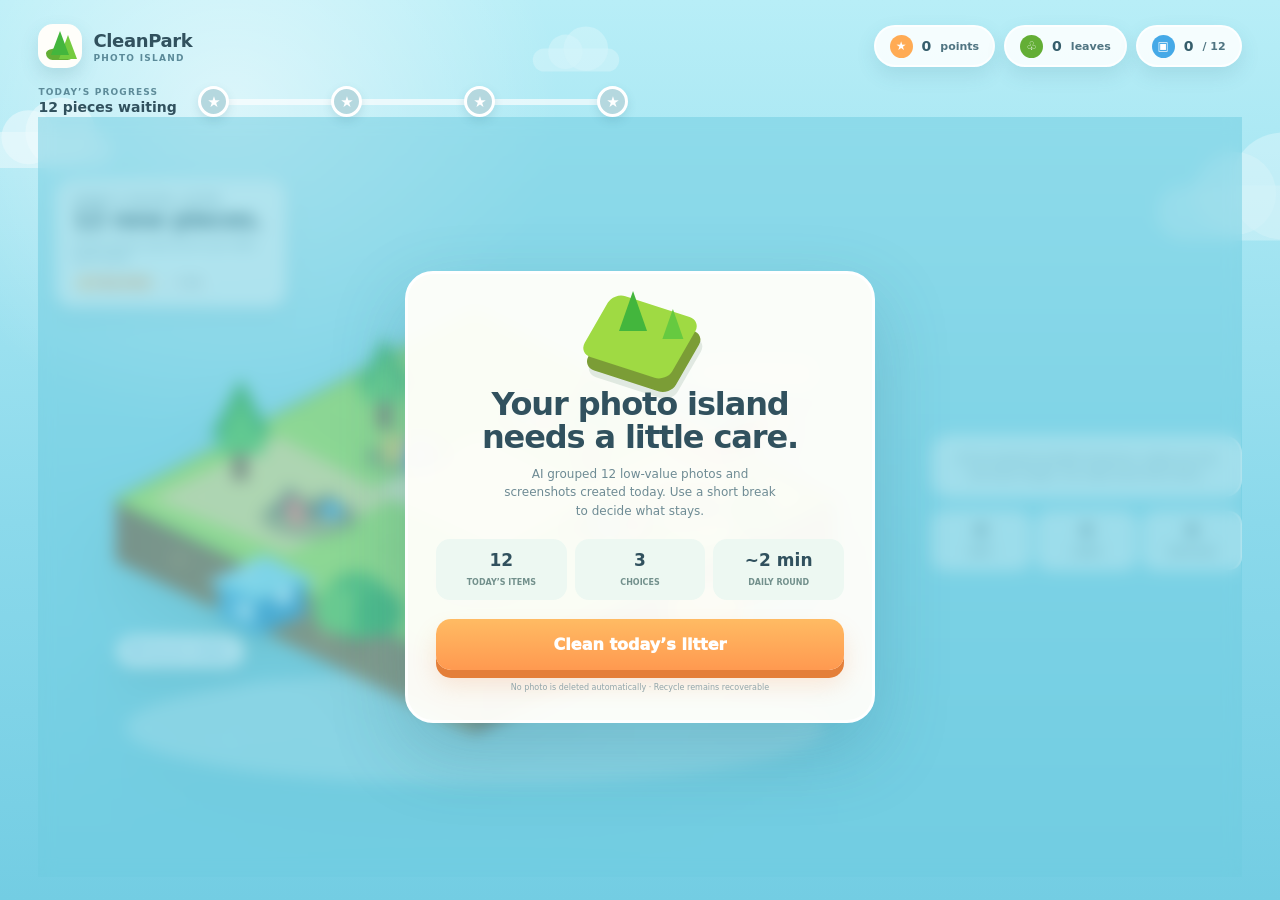
<file: cleanpark/index.html>
<!doctype html>
<html lang="en">
<head>
  <meta charset="utf-8">
  <meta name="viewport" content="width=device-width, initial-scale=1, viewport-fit=cover">
  <meta name="theme-color" content="#a9e7f5">
  <meta name="description" content="A bright, playful island-restoration game for reviewing photo clutter.">
  <title>CleanPark — Restore Your Photo Island</title>
  <style>
    :root{
      --sky:#a8e4f2;
      --sky-deep:#77cce2;
      --ink:#31515e;
      --sub:#6a8792;
      --white:#fffefa;
      --grass:#9fda43;
      --grass-dark:#63ae35;
      --leaf:#43b63d;
      --orange:#ffab54;
      --coral:#ff796b;
      --blue:#45a9e7;
      --yellow:#ffd958;
      --purple:#8f82ee;
      --line:rgba(57,91,103,.12);
      --shadow:0 18px 45px rgba(45,103,124,.18);
    }
    *{box-sizing:border-box}
    html{background:var(--sky)}
    body{
      margin:0;
      min-height:100vh;
      overflow-x:hidden;
      color:var(--ink);
      background:
        radial-gradient(circle at 18% 12%,rgba(255,255,255,.55),transparent 25%),
        linear-gradient(180deg,#b8eef7 0%,#8bd9eb 58%,#73cde3 100%);
      font-family:Nunito,Inter,ui-rounded,"SF Pro Rounded",system-ui,-apple-system,BlinkMacSystemFont,"Segoe UI",sans-serif;
      -webkit-font-smoothing:antialiased;
    }
    button{font:inherit}
    button,[role="button"]{-webkit-tap-highlight-color:transparent}
    [hidden]{display:none!important}

    .app{width:min(1500px,100%);min-height:100vh;margin:0 auto;padding:24px clamp(18px,3vw,46px) 22px;position:relative;overflow:hidden}
    .cloud{position:absolute;z-index:0;width:180px;height:48px;border-radius:999px;background:rgba(255,255,255,.58);filter:blur(.2px)}
    .cloud::before,.cloud::after{content:"";position:absolute;border-radius:50%;background:inherit}
    .cloud::before{width:72px;height:72px;left:32px;bottom:5px}.cloud::after{width:93px;height:93px;right:23px;bottom:1px}
    .cloud.a{left:-45px;top:14%;transform:scale(.75);opacity:.7}.cloud.b{right:-70px;top:21%;transform:scale(1.15);opacity:.5}.cloud.c{left:38%;top:4%;transform:scale(.48);opacity:.42}

    .topbar{position:relative;z-index:30;display:flex;align-items:center;justify-content:space-between;gap:18px}
    .brand{display:flex;align-items:center;gap:11px;font-weight:900;font-size:18px;letter-spacing:-.02em}
    .brand-mark{width:44px;height:44px;position:relative;border-radius:15px;background:var(--white);box-shadow:0 8px 18px rgba(49,111,132,.17)}
    .brand-mark::before{content:"";position:absolute;left:8px;right:8px;bottom:8px;height:12px;border-radius:50% 50% 7px 7px;background:var(--grass-dark)}
    .brand-mark::after{content:"";position:absolute;left:13px;top:7px;width:0;height:0;border-left:9px solid transparent;border-right:9px solid transparent;border-bottom:24px solid var(--leaf);filter:drop-shadow(8px 4px 0 #74cb3f)}
    .brand small{display:block;margin-top:2px;color:#5b8a99;font-size:9px;font-weight:850;letter-spacing:.14em;text-transform:uppercase}
    .hud{display:flex;align-items:center;gap:9px}
    .pill{min-height:42px;padding:0 14px;display:flex;align-items:center;gap:9px;border:2px solid rgba(255,255,255,.78);border-radius:999px;color:#4f7481;background:rgba(255,255,255,.86);box-shadow:0 8px 19px rgba(49,111,132,.13);font-size:11px;font-weight:850}
    .pill strong{color:#355d6b;font-size:14px}
    .pill-icon{width:23px;height:23px;display:grid;place-items:center;border-radius:50%;color:#fff;background:var(--orange);font-size:12px}
    .pill:nth-child(2) .pill-icon{background:var(--grass-dark)}.pill:nth-child(3) .pill-icon{background:var(--blue)}

    .levelbar{position:relative;z-index:25;margin-top:18px;display:flex;align-items:center;gap:15px}
    .level-title{min-width:145px}.level-title span{display:block;color:#5d8b99;font-size:9px;font-weight:850;letter-spacing:.13em;text-transform:uppercase}.level-title strong{font-size:14px}
    .stars{width:min(430px,48vw);display:flex;align-items:center;position:relative}
    .stars::before{content:"";position:absolute;left:12px;right:12px;top:50%;height:6px;border-radius:999px;background:rgba(255,255,255,.65);transform:translateY(-50%)}
    .star{width:31px;height:31px;position:relative;z-index:2;display:grid;place-items:center;margin-right:auto;border:3px solid #fff;border-radius:50%;color:#fff;background:#b5d8df;box-shadow:0 4px 10px rgba(44,105,125,.15);font-size:15px;transition:background .35s ease,transform .35s ease}
    .star:last-child{margin-right:0}.star.on{background:var(--orange);transform:scale(1.08) rotate(7deg)}

    .main{position:relative;z-index:5;min-height:calc(100vh - 140px);display:grid;grid-template-columns:minmax(0,1fr) 310px;gap:20px;align-items:center}
    .stage{min-width:0;position:relative;min-height:690px;display:grid;place-items:center}
    .stage-label{position:absolute;left:2%;top:4%;z-index:20;width:230px;padding:13px 15px;border:2px solid rgba(255,255,255,.78);border-radius:17px;background:rgba(255,255,255,.78);box-shadow:0 9px 22px rgba(50,111,131,.1);backdrop-filter:blur(8px)}
    .stage-label span{display:block;color:#5c8795;font-size:9px;font-weight:850;letter-spacing:.12em;text-transform:uppercase}.stage-label strong{display:block;margin-top:3px;font-size:24px;line-height:1.05;letter-spacing:-.035em}.stage-label em{display:block;margin-top:5px;color:#67919d;font-size:10px;font-style:normal;line-height:1.35}
    .today-stats{display:flex;flex-wrap:wrap;gap:5px;margin-top:9px}.today-stats b{padding:5px 7px;border-radius:999px;color:#477481;background:#fff;font-size:8px;line-height:1;box-shadow:0 3px 8px rgba(50,111,131,.08)}.today-stats b:first-child{color:#d56b32;background:#fff1dc}
    .island-wrap{width:min(100%,930px);position:relative;filter:drop-shadow(0 30px 27px rgba(45,104,87,.18));transform:translateY(28px)}
    .island-wrap svg{width:100%;height:auto;display:block;overflow:visible}
    .junk{transition:opacity .4s ease}.junk.cleared{opacity:0}
    .restore{opacity:0;transition:opacity .5s ease}.restore.grown{opacity:1}
    .keep-photo{opacity:0;transition:opacity .4s ease}.keep-photo.show{opacity:1}
    .island-shine{opacity:0;transition:opacity .6s ease}.island-shine.show{opacity:.35}

    .dock-label{position:absolute;z-index:18;padding:8px 11px;border:2px solid rgba(255,255,255,.8);border-radius:999px;color:#446d79;background:rgba(255,255,255,.92);box-shadow:0 9px 18px rgba(42,102,120,.15);font-size:10px;font-weight:900;white-space:nowrap;transition:transform .2s ease,box-shadow .2s ease}
    .dock-label.keep{right:11%;top:22%}.dock-label.later{right:10%;bottom:23%}.dock-label.remove{left:9%;bottom:26%}
    .dock-label::before{content:"";display:inline-block;width:9px;height:9px;margin-right:6px;border-radius:50%;background:currentColor}
    .dock-label.keep{color:var(--purple)}.dock-label.later{color:#e69228}.dock-label.remove{color:#299bcf}
    .dock-label.drop-active{transform:translateY(-7px) scale(1.08);box-shadow:0 0 0 6px rgba(255,255,255,.5),0 14px 25px rgba(42,102,120,.19)}

    .side{align-self:stretch;padding:30px 0 18px;display:flex;flex-direction:column;justify-content:center;gap:14px}
    .tip{padding:13px 15px;border:2px solid rgba(255,255,255,.72);border-radius:17px;color:#5d8490;background:rgba(255,255,255,.62);font-size:10px;line-height:1.55;text-align:center}
    .candidate{overflow:hidden;border:3px solid rgba(255,255,255,.96);border-radius:25px;color:var(--ink);background:var(--white);box-shadow:0 24px 55px rgba(43,104,124,.23);touch-action:none;user-select:none;transform-origin:center;transition:transform .24s ease,opacity .24s ease}
    .candidate.dragging{transition:none;cursor:grabbing;box-shadow:0 32px 72px rgba(43,104,124,.34)}
    .photo-wrap{height:260px;position:relative;overflow:hidden;background:#dce7e4}
    .photo-wrap img{width:100%;height:100%;display:block;object-fit:cover}
    .photo-wrap.blurry img{filter:blur(9px);transform:scale(1.12)}
    .phone-status{position:absolute;z-index:3;left:0;right:0;top:0;height:27px;padding:7px 11px;display:flex;align-items:center;justify-content:space-between;color:#fff;background:linear-gradient(180deg,rgba(19,31,35,.6),transparent);font-size:8px;font-weight:800;text-shadow:0 1px 4px rgba(0,0,0,.45)}
    .screenshot-badge{position:absolute;z-index:4;right:10px;bottom:10px;padding:5px 8px;border-radius:999px;color:#466e79;background:rgba(255,255,255,.9);font-size:8px;font-weight:900;text-transform:uppercase;letter-spacing:.04em}
    .photo-fallback{position:absolute;inset:0;z-index:-1;display:grid;place-items:center;color:#fff;background:linear-gradient(145deg,#718ec5,#ed9b7e);font-weight:900}
    .candidate-info{padding:15px 16px 16px}
    .candidate-head{display:flex;align-items:flex-start;justify-content:space-between;gap:9px}.candidate-head strong{font-size:14px}.ai-tag{padding:5px 7px;border-radius:999px;color:#d7654f;background:#ffe4da;font-size:8px;font-weight:900;white-space:nowrap}
    .candidate-info p{min-height:30px;margin:6px 0 12px;color:#718890;font-size:10px;line-height:1.5}
    .actions{display:grid;grid-template-columns:repeat(3,1fr);gap:7px}.action{min-height:43px;border:0;border-radius:13px;color:#fff;font-size:9px;font-weight:900;cursor:pointer;box-shadow:inset 0 -3px rgba(0,0,0,.08);transition:transform .15s ease,filter .15s ease}.action:hover{transform:translateY(-3px);filter:brightness(1.05)}.action:focus-visible{outline:3px solid #fff;outline-offset:3px}.action.keep{background:var(--purple)}.action.later{background:var(--orange)}.action.remove{background:var(--blue)}
    .drag-note{margin-top:9px;color:#91a4aa;font-size:8px;text-align:center}

    .summary{display:grid;grid-template-columns:repeat(3,1fr);gap:7px}.summary-item{padding:9px 5px;border:2px solid rgba(255,255,255,.72);border-radius:13px;background:rgba(255,255,255,.56);text-align:center}.summary-item strong{display:block;font-size:15px}.summary-item span{color:#6c909a;font-size:8px;text-transform:uppercase;font-weight:800}
    .toast{position:absolute;z-index:70;left:50%;top:18%;transform:translate(-50%,-8px);padding:9px 13px;border:2px solid #fff;border-radius:999px;color:#436c78;background:rgba(255,255,255,.94);box-shadow:0 10px 23px rgba(38,98,118,.16);font-size:10px;font-weight:900;opacity:0;pointer-events:none;transition:opacity .2s ease,transform .2s ease}.toast.show{opacity:1;transform:translate(-50%,0)}
    .reward-pop{position:absolute;z-index:71;right:6%;top:15%;color:#fff;font-size:24px;font-weight:1000;text-shadow:0 5px 14px rgba(44,106,126,.28);opacity:0;pointer-events:none}.reward-pop.show{animation:reward .8s ease-out}@keyframes reward{0%{opacity:0;transform:translateY(12px) scale(.8)}30%{opacity:1}100%{opacity:0;transform:translateY(-25px) scale(1.15)}}

    .overlay{position:absolute;z-index:100;inset:0;display:grid;place-items:center;padding:20px;background:rgba(110,203,224,.5);backdrop-filter:blur(8px)}
    .start-card,.finish-card{width:min(470px,100%);padding:28px;border:3px solid #fff;border-radius:28px;color:var(--ink);background:rgba(255,254,250,.96);box-shadow:0 28px 75px rgba(44,105,125,.23);text-align:center}
    .mini-island{width:90px;height:70px;margin:0 auto 16px;position:relative;transform:rotate(30deg) skewY(-12deg);border-radius:12px;background:var(--grass);box-shadow:10px 12px 0 #7b9d36,15px 18px 0 rgba(58,103,70,.13)}
    .mini-island::before,.mini-island::after{content:"";position:absolute;bottom:38px;width:0;height:0;border-left:14px solid transparent;border-right:14px solid transparent;border-bottom:40px solid var(--leaf);transform:skewY(12deg) rotate(-30deg)}.mini-island::before{left:12px}.mini-island::after{right:9px;border-bottom-color:#66ca40;transform:skewY(12deg) rotate(-30deg) scale(.75)}
    .overlay h2{margin:0;font-size:32px;line-height:1.05;letter-spacing:-.035em}.overlay p{margin:10px auto 19px;max-width:36ch;color:#6e8b94;font-size:12px;line-height:1.55}
    .start-features{display:grid;grid-template-columns:repeat(3,1fr);gap:8px;margin-bottom:19px}.feature{padding:11px 5px;border-radius:14px;background:#edf8f2}.feature strong{display:block;font-size:17px}.feature span{color:#72908c;font-size:8px;font-weight:800;text-transform:uppercase}
    .primary{width:100%;min-height:51px;border:0;border-radius:15px;color:#fff;background:linear-gradient(180deg,#ffbb63,#ff9950);box-shadow:0 8px 0 #e47f39,0 14px 25px rgba(239,132,60,.2);font-weight:950;cursor:pointer;transition:transform .15s ease}.primary:hover{transform:translateY(-2px)}.primary:active{transform:translateY(4px);box-shadow:0 4px 0 #e47f39}.micro{margin-top:13px;color:#92a6ab;font-size:8px}
    .finish-card{width:min(520px,100%)}.finish-stars{margin-bottom:9px;color:var(--orange);font-size:35px;letter-spacing:8px;text-shadow:0 4px 0 #fff}.finish-island{height:130px;position:relative;margin:10px 0 18px;display:grid;place-items:center}.finish-island::before{content:"";width:210px;height:115px;border-radius:20px;background:linear-gradient(145deg,#b4e94c,#6fc33c);transform:rotate(28deg) skewY(-12deg);box-shadow:10px 13px 0 #7f963d,17px 20px 0 rgba(53,96,70,.11)}.finish-island::after{content:"🌳  🌼  🌳";position:absolute;font-size:37px;letter-spacing:12px;filter:drop-shadow(0 6px 3px rgba(62,106,55,.17))}
    .finish-results{display:grid;grid-template-columns:repeat(3,1fr);gap:8px;margin:15px 0}.finish-result{padding:11px;border-radius:14px;background:#edf8f2}.finish-result strong{display:block;font-size:20px}.finish-result span{color:#708e89;font-size:8px;text-transform:uppercase;font-weight:850}.badge{margin-bottom:17px;padding:11px;border-radius:13px;color:#a26018;background:#fff2c7;font-size:10px;font-weight:900}

    @media(max-width:1050px){.main{grid-template-columns:minmax(0,1fr) 290px}.stage{min-height:620px}.stage-label strong{font-size:22px}.island-wrap{transform:translate(-3%,38px) scale(.92)}}
    @media(max-width:780px){
      .app{padding:14px 12px 18px}.brand small{display:none}.pill{min-height:38px;padding:0 10px}.pill:nth-child(2){display:none}.levelbar{margin-top:12px}.level-title{min-width:112px}.stars{width:calc(100% - 127px)}.main{grid-template-columns:1fr;align-items:start}.stage{min-height:520px}.stage-label{top:1%;left:2%;width:205px;padding:10px 12px}.stage-label strong{font-size:19px}.stage-label em{display:none}.today-stats{margin-top:7px}.island-wrap{width:110%;transform:translate(-5%,74px)}.dock-label.keep{right:3%;top:24%}.dock-label.later{right:2%;bottom:15%}.dock-label.remove{left:2%;bottom:17%}.side{padding:0;gap:10px}.candidate{display:grid;grid-template-columns:42% 58%;border-radius:20px}.photo-wrap{height:auto;min-height:210px}.candidate-info{padding:12px}.candidate-head{flex-direction:column;gap:5px}.candidate-info p{min-height:0;margin:5px 0 9px}.tip{display:none}.summary{margin-bottom:8px}.toast{top:10%}
    }
    @media(max-width:480px){.topbar{align-items:flex-start}.brand{font-size:15px}.brand-mark{width:38px;height:38px}.hud{gap:5px}.pill{padding:0 8px}.pill:nth-child(3){display:none}.level-title strong{font-size:12px}.star{width:27px;height:27px}.stage{min-height:445px}.stage-label{width:180px}.stage-label strong{font-size:17px}.island-wrap{width:125%;transform:translate(-10%,82px)}.dock-label{padding:6px 8px;font-size:8px}.candidate{grid-template-columns:38% 62%}.photo-wrap{min-height:198px}.actions{gap:4px}.action{min-height:39px;font-size:8px}.drag-note{display:none}.overlay{padding:12px}.start-card,.finish-card{padding:22px 17px}.overlay h2{font-size:27px}.start-features{gap:5px}.feature{padding:9px 3px}}
    @media(prefers-reduced-motion:reduce){*,*::before,*::after{animation-duration:.01ms!important;transition-duration:.01ms!important}}
  </style>
</head>
<body>
  <main class="app">
    <div class="cloud a"></div><div class="cloud b"></div><div class="cloud c"></div>
    <header class="topbar">
      <div class="brand"><span class="brand-mark" aria-hidden="true"></span><span>CleanPark<small>Photo island</small></span></div>
      <div class="hud">
        <div class="pill"><span class="pill-icon">★</span><strong data-score>0</strong><span>points</span></div>
        <div class="pill"><span class="pill-icon">♧</span><strong data-leaves>0</strong><span>leaves</span></div>
        <div class="pill"><span class="pill-icon">▣</span><strong data-count>0</strong><span>/ 12</span></div>
      </div>
    </header>

    <div class="levelbar">
      <div class="level-title"><span>Today’s progress</span><strong data-level>12 pieces waiting</strong></div>
      <div class="stars" aria-label="Restoration progress"><span class="star">★</span><span class="star">★</span><span class="star">★</span><span class="star">★</span></div>
    </div>

    <section class="main" aria-label="Interactive photo island restoration game">
      <div class="stage">
        <div class="stage-label"><span>Today’s digital litter</span><strong>12 new pieces.</strong><em>A two-minute clean-up for your after-work break.</em><div class="today-stats"><b>🔥 5-day streak</b><b>≈ 2 min</b></div></div>
        <div class="island-wrap">
          <svg viewBox="0 0 900 610" role="img" aria-label="An isometric digital landfill that becomes a bright park">
            <defs>
              <linearGradient id="topGrass" x1="0" x2="1"><stop stop-color="#b7e84c"/><stop offset="1" stop-color="#8bd43f"/></linearGradient>
              <linearGradient id="leftSoil" x1="0" x2="1"><stop stop-color="#815c36"/><stop offset="1" stop-color="#9a713d"/></linearGradient>
              <linearGradient id="rightSoil" x1="0" x2="1"><stop stop-color="#78512f"/><stop offset="1" stop-color="#60442c"/></linearGradient>
              <filter id="softShadow"><feDropShadow dx="0" dy="11" stdDeviation="10" flood-color="#407c77" flood-opacity=".18"/></filter>
            </defs>
            <ellipse cx="450" cy="514" rx="360" ry="59" fill="#ffffff" opacity=".32"/>
            <polygon points="80,280 450,458 450,520 80,342" fill="url(#leftSoil)"/>
            <polygon points="450,458 820,280 820,342 450,520" fill="url(#rightSoil)"/>
            <g opacity=".28" fill="#d4a55d"><circle cx="145" cy="341" r="8"/><circle cx="210" cy="378" r="11"/><circle cx="295" cy="420" r="7"/><circle cx="583" cy="430" r="10"/><circle cx="680" cy="381" r="7"/><circle cx="758" cy="340" r="11"/></g>
            <polygon points="450,85 820,280 450,458 80,280" fill="url(#topGrass)" stroke="#79c13b" stroke-width="4"/>
            <g opacity=".16" stroke="#548f32" stroke-width="2"><path d="M172 232L542 426M264 183L634 377M356 134L726 328"/><path d="M173 329L543 135M265 378L635 184M357 427L727 233"/></g>
            <path d="M118 278L248 214L348 267L457 216L554 265L666 210L790 276L690 325L584 276L476 329L366 278L257 334Z" fill="#f6df8c" opacity=".88"/>
            <path d="M350 266L455 216L553 265L476 328L366 278Z" fill="#f9e9a9"/>
            <g class="island-shine" data-shine><ellipse cx="466" cy="250" rx="190" ry="99" fill="#fffad0"/></g>

            <g filter="url(#softShadow)">
              <g transform="translate(630 132)"><polygon points="0,68 86,29 151,68 65,109" fill="#eed6a4"/><polygon points="11,58 73,31 133,58 70,86" fill="#ff9472"/><polygon points="28,52 28,91 72,111 72,72" fill="#e87b5c"/><polygon points="72,72 72,111 119,89 119,50" fill="#cf654f"/><polygon points="15,54 70,12 134,50 72,80" fill="#54bcd8"/><rect x="85" y="67" width="17" height="29" fill="#755644"/><rect x="41" y="69" width="16" height="18" fill="#fff1a5"/></g>
              <g transform="translate(174 336)"><polygon points="0,28 60,0 113,28 53,57" fill="#8ddcf0"/><polygon points="12,29 53,48 53,83 12,64" fill="#43a9dc"/><polygon points="53,48 101,26 101,61 53,83" fill="#268dc8"/><path d="M32 48L46 55L46 67L32 61Z" fill="#e9fbff"/><path d="M72 40L88 33L88 46L72 53Z" fill="#e9fbff"/><text x="36" y="23" fill="#fff" font-size="15" font-weight="900">↻</text></g>
              <g transform="translate(642 364)"><polygon points="0,20 48,0 93,20 45,42" fill="#ffcc58"/><polygon points="8,23 45,39 45,68 8,52" fill="#eaaa2b"/><polygon points="45,39 84,21 84,51 45,68" fill="#d89421"/><path d="M37 9L54 1L70 9L53 17Z" fill="#fff4ae"/></g>
            </g>

            <g fill="#875632">
              <g transform="translate(175 154)"><rect x="26" y="69" width="15" height="36"/><polygon points="34,0 2,61 66,61" fill="#2fa93c"/><polygon points="34,22 7,78 61,78" fill="#55c743"/></g>
              <g transform="translate(327 111)"><rect x="23" y="61" width="14" height="34"/><polygon points="30,0 0,54 60,54" fill="#35ae3e"/><polygon points="30,20 5,68 56,68" fill="#62cc44"/></g>
              <g transform="translate(540 155)"><rect x="23" y="61" width="14" height="34"/><polygon points="30,0 0,54 60,54" fill="#2da139"/><polygon points="30,20 5,68 56,68" fill="#5bc842"/></g>
              <g transform="translate(705 245)"><rect x="22" y="56" width="14" height="34"/><polygon points="29,0 0,51 58,51" fill="#3caf3d"/><polygon points="29,19 5,65 53,65" fill="#66cc45"/></g>
              <g transform="translate(300 345)"><rect x="22" y="56" width="14" height="34"/><circle cx="29" cy="43" r="35" fill="#44b73e"/><circle cx="8" cy="48" r="24" fill="#65c943"/><circle cx="51" cy="50" r="25" fill="#2eaa39"/></g>
            </g>

            <g class="junk" data-junk><g transform="translate(235 261)"><ellipse cx="45" cy="36" rx="51" ry="22" fill="#7c704d" opacity=".55"/><path d="M5 33L24 4L47 29L65 10L88 39Z" fill="#6b6655"/><rect x="18" y="20" width="17" height="28" rx="4" fill="#ff7d68" transform="rotate(-18 18 20)"/><circle cx="68" cy="29" r="10" fill="#50aada"/></g></g>
            <g class="junk" data-junk><g transform="translate(425 336)"><ellipse cx="36" cy="26" rx="47" ry="19" fill="#6e654b" opacity=".55"/><rect x="1" y="12" width="29" height="27" rx="5" fill="#8b82dc" transform="rotate(13 1 12)"/><path d="M35 37L51 7L77 37Z" fill="#ffba47"/><circle cx="54" cy="17" r="6" fill="#f7f5d7"/></g></g>
            <g class="junk" data-junk><g transform="translate(555 277)"><ellipse cx="36" cy="31" rx="48" ry="18" fill="#6f6649" opacity=".55"/><path d="M4 37L15 5L40 31L57 3L79 37Z" fill="#696658"/><rect x="22" y="16" width="17" height="28" rx="3" fill="#63bbd7" transform="rotate(-12 22 16)"/><rect x="53" y="17" width="14" height="24" rx="3" fill="#ff786c"/></g></g>
            <g class="junk" data-junk><g transform="translate(345 207)"><ellipse cx="37" cy="28" rx="46" ry="16" fill="#6f684d" opacity=".5"/><rect x="7" y="8" width="29" height="30" rx="5" fill="#f8d04c" transform="rotate(-11 7 8)"/><rect x="39" y="5" width="29" height="34" rx="5" fill="#7d92e6" transform="rotate(13 39 5)"/></g></g>
            <g class="junk" data-junk><g transform="translate(638 264)"><ellipse cx="30" cy="23" rx="40" ry="14" fill="#6a6247" opacity=".5"/><path d="M2 31L12 2L34 26L48 6L65 33Z" fill="#69665a"/><circle cx="20" cy="19" r="8" fill="#ffad55"/></g></g>
            <g class="junk" data-junk><g transform="translate(488 172)"><ellipse cx="27" cy="22" rx="36" ry="13" fill="#766b4c" opacity=".45"/><rect x="4" y="3" width="19" height="30" rx="4" fill="#53afd6" transform="rotate(-15 4 3)"/><rect x="29" y="7" width="17" height="27" rx="4" fill="#ff796b" transform="rotate(12 29 7)"/></g></g>

            <g class="restore" data-restore transform="translate(250 252)"><rect x="20" y="43" width="11" height="26" fill="#8a5a30"/><circle cx="24" cy="31" r="28" fill="#47bd3c"/><circle cx="5" cy="37" r="18" fill="#65d047"/><circle cx="43" cy="39" r="19" fill="#35aa35"/><g fill="#fff45d"><circle cx="-7" cy="63" r="4"/><circle cx="55" cy="66" r="4"/></g></g>
            <g class="restore" data-restore transform="translate(427 325)"><rect x="17" y="36" width="9" height="23" fill="#85582f"/><polygon points="21,0 0,39 42,39" fill="#2fa93c"/><polygon points="21,17 4,49 38,49" fill="#62ce45"/><g fill="#ff89aa"><circle cx="-10" cy="49" r="4"/><circle cx="51" cy="52" r="4"/></g></g>
            <g class="restore" data-restore transform="translate(548 270)"><rect x="18" y="39" width="10" height="25" fill="#8c5a31"/><circle cx="23" cy="29" r="27" fill="#46bb3c"/><circle cx="4" cy="35" r="18" fill="#66cf44"/><circle cx="42" cy="36" r="18" fill="#35a936"/><g fill="#fff45d"><circle cx="-9" cy="56" r="4"/><circle cx="52" cy="57" r="4"/></g></g>
            <g class="restore" data-restore transform="translate(353 199)"><g fill="#ffed5a"><circle cx="0" cy="20" r="7"/><circle cx="16" cy="0" r="7"/><circle cx="33" cy="20" r="7"/></g><g fill="#ff83a2"><circle cx="8" cy="37" r="7"/><circle cx="27" cy="39" r="7"/></g><path d="M16 46V66M27 46V65" stroke="#4baa3d" stroke-width="5"/></g>
            <g class="restore" data-restore transform="translate(637 257)"><rect x="18" y="37" width="9" height="24" fill="#83572f"/><polygon points="22,0 1,38 43,38" fill="#32ab3a"/><polygon points="22,15 5,48 39,48" fill="#66cf45"/></g>
            <g class="restore" data-restore transform="translate(497 165)"><g fill="#ff88a5"><circle cx="0" cy="22" r="7"/><circle cx="16" cy="0" r="7"/><circle cx="32" cy="22" r="7"/></g><g fill="#fff15d"><circle cx="8" cy="38" r="7"/><circle cx="26" cy="39" r="7"/></g><path d="M16 45V67M27 45V65" stroke="#4baa3d" stroke-width="5"/></g>

            <g class="keep-photo" data-kept transform="translate(570 105)"><rect width="71" height="57" rx="7" fill="#fff" stroke="#8f82ee" stroke-width="5"/><rect x="9" y="9" width="53" height="32" rx="3" fill="#8fd9ee"/><circle cx="50" cy="18" r="7" fill="#ffd85b"/><path d="M10 41L28 23L39 35L49 28L62 41Z" fill="#4fb442"/></g>
          </svg>

          <div class="dock-label keep" data-drop="keep">Memory cabin</div>
          <div class="dock-label later" data-drop="later">Review basket</div>
          <div class="dock-label remove" data-drop="remove">Recycle station</div>
        </div>
        <div class="toast" role="status" aria-live="polite" data-toast></div>
        <div class="reward-pop" aria-hidden="true" data-reward-pop>+20</div>
      </div>

      <aside class="side">
        <div class="tip">AI has prepared possible temporary, single-use and low-value images. You make every final choice.</div>
        <article class="candidate" data-candidate hidden aria-live="polite">
          <div class="photo-wrap" data-photo-wrap>
            <img data-photo alt="Photo candidate for review" referrerpolicy="no-referrer">
            <div class="photo-fallback">PHOTO PREVIEW</div>
            <div class="phone-status"><span>9:41</span><span>◉ 5G ▰</span></div>
            <span class="screenshot-badge" data-type>Screenshot</span>
          </div>
          <div class="candidate-info">
            <div class="candidate-head"><strong data-name>Concert ticket screenshot</strong><span class="ai-tag" data-ai>92% temporary</span></div>
            <p data-reason>The event ended ten months ago · 4.2 MB</p>
            <div class="actions" aria-label="Photo choices">
              <button class="action keep" type="button" data-action="keep">Keep</button>
              <button class="action later" type="button" data-action="later">Later</button>
              <button class="action remove" type="button" data-action="remove">Recycle</button>
            </div>
            <div class="drag-note">Drag the real image to the island, or tap a choice.</div>
          </div>
        </article>
        <div class="summary"><div class="summary-item"><strong data-keep>0</strong><span>kept</span></div><div class="summary-item"><strong data-later>0</strong><span>later</span></div><div class="summary-item"><strong data-remove>0</strong><span>recycled</span></div></div>
      </aside>

      <div class="overlay" data-intro>
        <section class="start-card">
          <div class="mini-island" aria-hidden="true"></div>
          <h2>Your photo island needs a little care.</h2>
          <p>AI grouped 12 low-value photos and screenshots created today. Use a short break to decide what stays.</p>
          <div class="start-features"><div class="feature"><strong>12</strong><span>today’s items</span></div><div class="feature"><strong>3</strong><span>choices</span></div><div class="feature"><strong>~2 min</strong><span>daily round</span></div></div>
          <button class="primary" type="button" data-start>Clean today’s litter</button>
          <div class="micro">No photo is deleted automatically · Recycle remains recoverable</div>
        </section>
      </div>

      <div class="overlay" data-finish hidden>
        <section class="finish-card">
          <div class="finish-stars">★ ★ ★</div>
          <h2>Today’s island is clear!</h2>
          <p>You finished today’s two-minute round. Come back tomorrow to keep your clean-up streak growing.</p>
          <div class="finish-island" aria-hidden="true"></div>
          <div class="finish-results"><div class="finish-result"><strong data-final-keep>0</strong><span>kept</span></div><div class="finish-result"><strong data-final-later>0</strong><span>review later</span></div><div class="finish-result"><strong data-final-remove>0</strong><span>recycled</span></div></div>
          <div class="badge" data-badge>Bright Island badge · 0 points</div>
          <button class="primary" type="button" data-restart>Replay today’s round</button>
        </section>
      </div>
    </section>
  </main>

  <script>
    (()=>{
      const images=[
        {name:'Concert ticket screenshot',ai:'94% single use',reason:'The QR ticket was used this afternoon · 4.2 MB',type:'Screenshot',src:'https://images.unsplash.com/photo-1501386761578-eac5c94b800a?auto=format&fit=crop&w=900&q=82',kind:'normal',mb:4.2},
        {name:'Parking spot photo',ai:'91% temporary',reason:'Taken to find the car after work · 4.6 MB',type:'Temporary photo',src:'https://images.unsplash.com/photo-1503376780353-7e6692767b70?auto=format&fit=crop&w=900&q=82',kind:'normal',mb:4.6},
        {name:'Accidental blurry landscape',ai:'97% low value',reason:'The camera moved while this was taken · 5.1 MB',type:'Blurry photo',src:'https://images.unsplash.com/photo-1500530855697-b586d89ba3ee?auto=format&fit=crop&w=900&q=78',kind:'blurry',mb:5.1},
        {name:'Navigation screenshot',ai:'90% single use',reason:'The route ended three hours ago · 3.8 MB',type:'Screenshot',src:'https://images.unsplash.com/photo-1526778548025-fa2f459cd5c1?auto=format&fit=crop&w=900&q=82',kind:'normal',mb:3.8},
        {name:'Payment receipt photo',ai:'87% temporary',reason:'Saved until today’s refund was confirmed · 2.9 MB',type:'Temporary photo',src:'https://images.unsplash.com/photo-1556742049-0cfed4f6a45d?auto=format&fit=crop&w=900&q=82',kind:'normal',mb:2.9},
        {name:'Recipe screenshot',ai:'78% single use',reason:'The meal was cooked this evening · 3.1 MB',type:'Screenshot',src:'https://images.unsplash.com/photo-1540189549336-e6e99c3679fe?auto=format&fit=crop&w=900&q=82',kind:'normal',mb:3.1},
        {name:'Similar selfie',ai:'84% near duplicate',reason:'One of eight similar photos taken today · 4.7 MB',type:'Near duplicate',src:'https://images.unsplash.com/photo-1534528741775-53994a69daeb?auto=format&fit=crop&w=900&q=82',kind:'normal',mb:4.7},
        {name:'Boarding gate photo',ai:'89% temporary',reason:'The gate information is no longer needed · 4.0 MB',type:'Temporary photo',src:'https://images.unsplash.com/photo-1436491865332-7a61a109cc05?auto=format&fit=crop&w=900&q=82',kind:'normal',mb:4.0},
        {name:'Product comparison screenshot',ai:'76% single use',reason:'Saved before today’s purchase · 3.5 MB',type:'Screenshot',src:'https://images.unsplash.com/photo-1496181133206-80ce9b88a853?auto=format&fit=crop&w=900&q=82',kind:'normal',mb:3.5},
        {name:'Wi-Fi detail photo',ai:'85% temporary',reason:'The network was used for a short visit · 3.0 MB',type:'Temporary photo',src:'https://images.unsplash.com/photo-1512941937669-90a1b58e7e9c?auto=format&fit=crop&w=900&q=82',kind:'normal',mb:3.0},
        {name:'Accidental blurry night photo',ai:'96% low value',reason:'Too blurred to show the intended scene · 5.4 MB',type:'Blurry photo',src:'https://images.unsplash.com/photo-1519608487953-e999c86e7455?auto=format&fit=crop&w=900&q=82',kind:'blurry',mb:5.4},
        {name:'Design reference image',ai:'61% uncertain',reason:'Saved for inspiration — it may still be useful · 3.3 MB',type:'Reference',src:'https://images.unsplash.com/photo-1516321318423-f06f85e504b3?auto=format&fit=crop&w=900&q=82',kind:'normal',mb:3.3}
      ];
      images.forEach(({src})=>{const image=new Image();image.src=src});
      const candidate=document.querySelector('[data-candidate]');
      const photo=document.querySelector('[data-photo]');
      const wrap=document.querySelector('[data-photo-wrap]');
      const intro=document.querySelector('[data-intro]');
      const finish=document.querySelector('[data-finish]');
      const drops=[...document.querySelectorAll('[data-drop]')];
      const junk=[...document.querySelectorAll('[data-junk]')];
      const restore=[...document.querySelectorAll('[data-restore]')];
      const stars=[...document.querySelectorAll('.star')];
      let index=0,score=0,leaves=0,recycledMb=0,busy=false,pointer=null;
      let counts={keep:0,later:0,remove:0};

      function render(){
        const item=images[index];
        photo.src=item.src;photo.alt=item.name;
        wrap.classList.toggle('blurry',item.kind==='blurry');
        document.querySelector('[data-name]').textContent=item.name;
        document.querySelector('[data-ai]').textContent=item.ai;
        document.querySelector('[data-reason]').textContent=item.reason;
        document.querySelector('[data-type]').textContent=item.type;
        candidate.style.opacity='1';candidate.style.transform='';busy=false;
      }
      function update(){
        document.querySelector('[data-score]').textContent=score;
        document.querySelector('[data-leaves]').textContent=leaves;
        document.querySelector('[data-count]').textContent=index;
        document.querySelector('[data-keep]').textContent=counts.keep;
        document.querySelector('[data-later]').textContent=counts.later;
        document.querySelector('[data-remove]').textContent=counts.remove;
        junk.forEach((el,i)=>el.classList.toggle('cleared',index>=(i+1)*2));
        restore.forEach((el,i)=>el.classList.toggle('grown',index>=(i+1)*2));
        stars.forEach((el,i)=>el.classList.toggle('on',index>=Math.ceil((i+1)*images.length/4)));
        document.querySelector('[data-shine]').classList.toggle('show',index>=8);
        document.querySelector('[data-level]').textContent=index>=images.length?'Today’s island is clear':`${images.length-index} pieces left`;
      }
      function toast(text){const el=document.querySelector('[data-toast]');el.textContent=text;el.classList.add('show');setTimeout(()=>el.classList.remove('show'),1100)}
      function reward(value){const el=document.querySelector('[data-reward-pop]');el.textContent='+'+value;el.classList.remove('show');void el.offsetWidth;el.classList.add('show')}
      function clearDrag(){candidate.classList.remove('dragging');drops.forEach(d=>d.classList.remove('drop-active'));pointer=null}
      function end(){
        candidate.hidden=true;
        document.querySelector('[data-final-keep]').textContent=counts.keep;
        document.querySelector('[data-final-later]').textContent=counts.later;
        document.querySelector('[data-final-remove]').textContent=counts.remove;
        document.querySelector('[data-badge]').textContent=`Bright Island badge · ${score} points · ${recycledMb.toFixed(1)} MB ready`;
        setTimeout(()=>finish.hidden=false,430);
      }
      function choose(action){
        if(busy||index>=images.length)return;busy=true;
        const item=images[index];counts[action]++;
        const values={keep:18,later:14,remove:24};score+=values[action];leaves+=action==='remove'?3:2;if(action==='remove')recycledMb+=item.mb;
        if(action==='keep')document.querySelector('[data-kept]').classList.add('show');
        const text={keep:'Safe in the Memory Cabin!',later:'Placed in the Review Basket.',remove:'Recycled — a green patch returns!'}[action];
        toast(text);reward(values[action]);
        const exit={keep:'translate(-230px,-160px) rotate(-8deg) scale(.35)',later:'translate(-210px,150px) rotate(8deg) scale(.34)',remove:'translate(-540px,170px) rotate(-12deg) scale(.3)'}[action];
        candidate.style.transform=exit;candidate.style.opacity='0';
        index++;update();
        setTimeout(()=>{if(index>=images.length)end();else render()},480);
      }
      function reset(){
        index=0;score=0;leaves=0;recycledMb=0;busy=false;counts={keep:0,later:0,remove:0};
        finish.hidden=true;candidate.hidden=false;document.querySelector('[data-kept]').classList.remove('show');update();render();
      }
      document.querySelector('[data-start]').addEventListener('click',()=>{intro.hidden=true;reset()});
      document.querySelector('[data-restart]').addEventListener('click',reset);
      document.querySelectorAll('[data-action]').forEach(btn=>btn.addEventListener('click',()=>choose(btn.dataset.action)));
      candidate.addEventListener('pointerdown',event=>{if(busy||event.target.closest('button'))return;pointer={id:event.pointerId,x:event.clientX,y:event.clientY};candidate.setPointerCapture(event.pointerId);candidate.classList.add('dragging')});
      candidate.addEventListener('pointermove',event=>{if(!pointer||event.pointerId!==pointer.id)return;const dx=event.clientX-pointer.x,dy=event.clientY-pointer.y;candidate.style.transform=`translate(${dx}px,${dy}px) rotate(${dx/32}deg)`;drops.forEach(d=>{const r=d.getBoundingClientRect();d.classList.toggle('drop-active',event.clientX>=r.left&&event.clientX<=r.right&&event.clientY>=r.top&&event.clientY<=r.bottom)})});
      candidate.addEventListener('pointerup',event=>{if(!pointer||event.pointerId!==pointer.id)return;const target=drops.find(d=>{const r=d.getBoundingClientRect();return event.clientX>=r.left&&event.clientX<=r.right&&event.clientY>=r.top&&event.clientY<=r.bottom});clearDrag();candidate.style.transform='';if(target)choose(target.dataset.drop)});
      candidate.addEventListener('pointercancel',()=>{clearDrag();candidate.style.transform=''});
    })();
  </script>
</body>
</html>
</file>
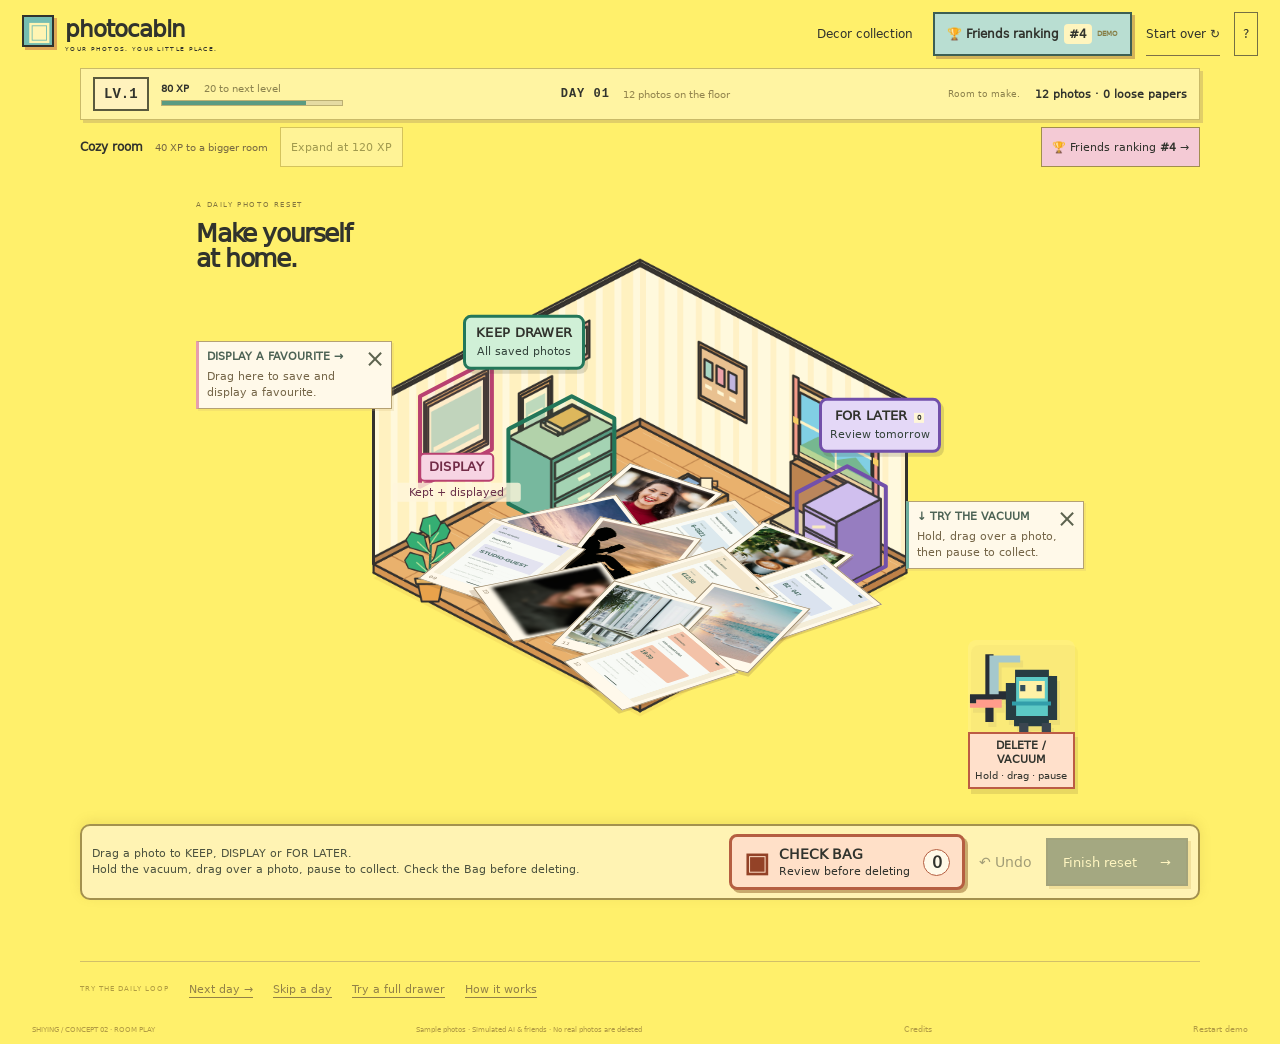
<file: photocabin-room-play/index.html>
<!doctype html><html lang="en"><head><meta charset="utf-8"><meta name="viewport" content="width=device-width,initial-scale=1"><meta name="theme-color" content="#fff06a"><meta name="description" content="An interactive photo room. Pick up your photos, put memories away, and vacuum what you no longer need. Unlock decorations as you return."><title>Photocabin · Make room for your memories</title><link rel="stylesheet" href="style.css?v=20261123-no-box1"><style>.photo-layer{z-index:auto}.room-label{user-select:none}.corner-caption{display:none}</style></head><body>
<header><a href="./" class="brand"><span class="brand-icon">▣</span>photocabin<small>YOUR PHOTOS. YOUR LITTLE PLACE.</small></a><div class="top-actions"><button data-action="collection">Decor collection <span id="new-decor"></span></button><button data-action="friends" class="friends-entry">🏆 Friends ranking <b id="rank-badge">#4</b><small>DEMO</small></button><button data-action="restart" class="restart-entry">Start over ↻</button><button data-action="help" class="help-button" aria-label="How to play">?</button></div></header>
<main><div class="hud"><div class="level-hud"><span id="level-label">LV.1</span><div><div class="xp-line"><strong id="xp-label">80 XP</strong><span id="xp-next">20 to next level</span></div><div class="xp-track"><i id="xp-bar"></i></div></div></div><div class="day-hud"><strong id="day-label">DAY 01</strong><span id="day-note">12 photos to put away</span></div><div class="progress-hud"><span id="tidy-label">Your floor, a little clearer.</span><strong id="left-label">12 left</strong></div></div>
<div class="room-growth-bar"><span><b id="room-name">Cozy room</b><small id="room-growth-note">Reach 120 total XP to expand</small></span><button data-action="expand-room" id="expand-room">Expand room · 120 XP</button><button data-action="friends" class="ranking-shortcut">🏆 Friends ranking <strong id="rank-summary">#4</strong> →</button></div><div class="room-stage" id="room-stage"><canvas id="room-art" width="1200" height="940" aria-label="A colourful isometric room with photos scattered on its wooden floor"></canvas><div class="scene-title"><span>A DAILY PHOTO RESET</span><h1>Make yourself<br>at home.</h1></div><span class="corner-caption">NO SEPARATE PHOTO PANEL.<br>EVERYTHING HAPPENS HERE.</span><svg id="drop-zones" viewBox="0 0 1200 940" aria-label="Photo destinations"></svg><div class="photo-layer" id="photo-layer"></div><div id="dust-layer"></div><div class="scene-dimmer" id="scene-dimmer" hidden></div>
<button class="room-label album-label" data-drop="keep" data-action="album"><b>KEEP DRAWER</b><span>All saved photos</span></button><button class="room-label frame-label" aria-label="Display frame. Saved and displayed photos only" data-drop="frame" data-action="frames"><b>DISPLAY</b><span class="frame-sr">Kept + displayed</span></button><button class="room-label drawer-label" data-drop="later" data-action="drawer"><b>FOR LATER <i id="drawer-count">0</i></b><span>Review tomorrow</span></button>
<button id="decor-parcel" class="decor-parcel" data-action="collection" hidden><span>✦</span><strong>A delivery for you!</strong><small>New decor unlocked →</small></button><button class="projector-use" id="projector-use" data-action="projector" hidden>Play your photos ▷</button><button class="printer-use" id="printer-use" data-action="printer" hidden>Make a photo strip ↗</button><div id="placement-layer" hidden></div>
<div class="frame-guide scene-guide" id="frame-cue"><button class="guide-close" data-action="dismiss-guide" data-id="frame" aria-label="Close frame tip">×</button><b>DISPLAY A FAVOURITE →</b><span>Drag here to save and display a favourite.</span></div><div class="vacuum-cue scene-guide" id="vacuum-cue"><button class="guide-close" data-action="dismiss-guide" data-id="vacuum" aria-label="Close vacuum tip">×</button><b>↓ TRY THE VACUUM</b><span>Hold, drag over a photo, then pause to collect.</span></div><button id="vacuum-tool" aria-label="Hold, drag over a photo, then pause to collect" aria-describedby="vacuum-cue"><svg viewBox="0 0 100 90" aria-hidden="true"><path d="M15 53V14h8v36h27v8H23v22h-8V62H0v-9z" fill="#272e36"/><path d="M19 15h30v7H28v31h-9z" fill="#a5c8cc"/><path d="M0 66h31v-8H6v4H0z" fill="#ff9c8b"/><path d="M44 29h33v6h8v43h-8v6H43v-6h-8V42h9z" fill="#273c43"/><path d="M45 36h31v38H45z" fill="#5cc9c5"/><path d="M48 40h25v17H48z" fill="#fff1a6"/><path d="M49 44h5v6h-5zM65 44h5v6h-5z" fill="#35505b"/><path d="M48 81h9v9h-9zM70 81h9v9h-9z" fill="#3b4650"/><path d="M41 60h38v4H41z" fill="#329eaa"/></svg><span>DELETE / VACUUM<small>Hold · drag · pause</small></span></button>
</div>
<div class="bottom-bar"><div class="gesture-note"><span>↗</span><p id="gesture-note">Drag a photo to KEEP, DISPLAY or FOR LATER.<br>Hold the vacuum, drag over a photo, pause to collect. Check the Bag before deleting.</p></div><div class="tools"><button data-action="bag" id="bag-button"><span class="bag-icon" aria-hidden="true">▣</span><span>CHECK BAG<small>Review before deleting</small></span><b id="bag-count">0</b></button><button data-action="undo" id="undo-button" disabled>↶ Undo</button><button class="finish-button" data-action="finish" id="finish-button" disabled>Finish reset <span>→</span></button></div></div>
<div class="demo-controls"><span>TRY THE DAILY LOOP</span><button data-action="next-day">Next day →</button><button data-action="skip-day">Skip a day</button><button data-action="overflow">Try a full drawer</button><button data-action="help">How it works</button></div></main>
<footer><span>SHIYING / CONCEPT 02 · ROOM PLAY</span><span>Sample photos · Simulated AI & friends · No real photos are deleted</span><button data-action="credits">Credits</button><button data-action="restart">Restart demo</button></footer>
<dialog id="modal"><button data-action="close-modal" class="close-modal" aria-label="Close dialog">×</button><div id="modal-content"></div></dialog><div id="rank-celebration" class="rank-celebration" role="status" aria-live="polite" hidden><button data-action="dismiss-rank" aria-label="Dismiss rank update" class="rank-dismiss">×</button><strong id="rank-message"></strong><span>Demo friends · Ranked by review XP</span><button data-action="friends">See friends ranking →</button></div><div id="toast" role="status" aria-live="polite"></div><div id="vacuum-nozzle" hidden aria-hidden="true"><span class="vac-ring"></span><svg width="62" height="55" viewBox="0 0 62 55"><path d="M27 0h9v28h19v7h7v18H0V35h7v-7h20z" fill="#2e454c"/><path d="M5 35h52v11H5z" fill="#fa8e83"/><path d="M10 38h42v3H10z" fill="#ffdab0"/></svg></div><svg id="hose-overlay" aria-hidden="true"><path id="hose-path"/></svg>
<script src="samples.js"></script><script src="model.js?v=20261123-clarity1"></script><script src="scene.js?v=20261123-clarity1"></script><script src="app.js?v=20261123-clarity1"></script></body></html>
</file>
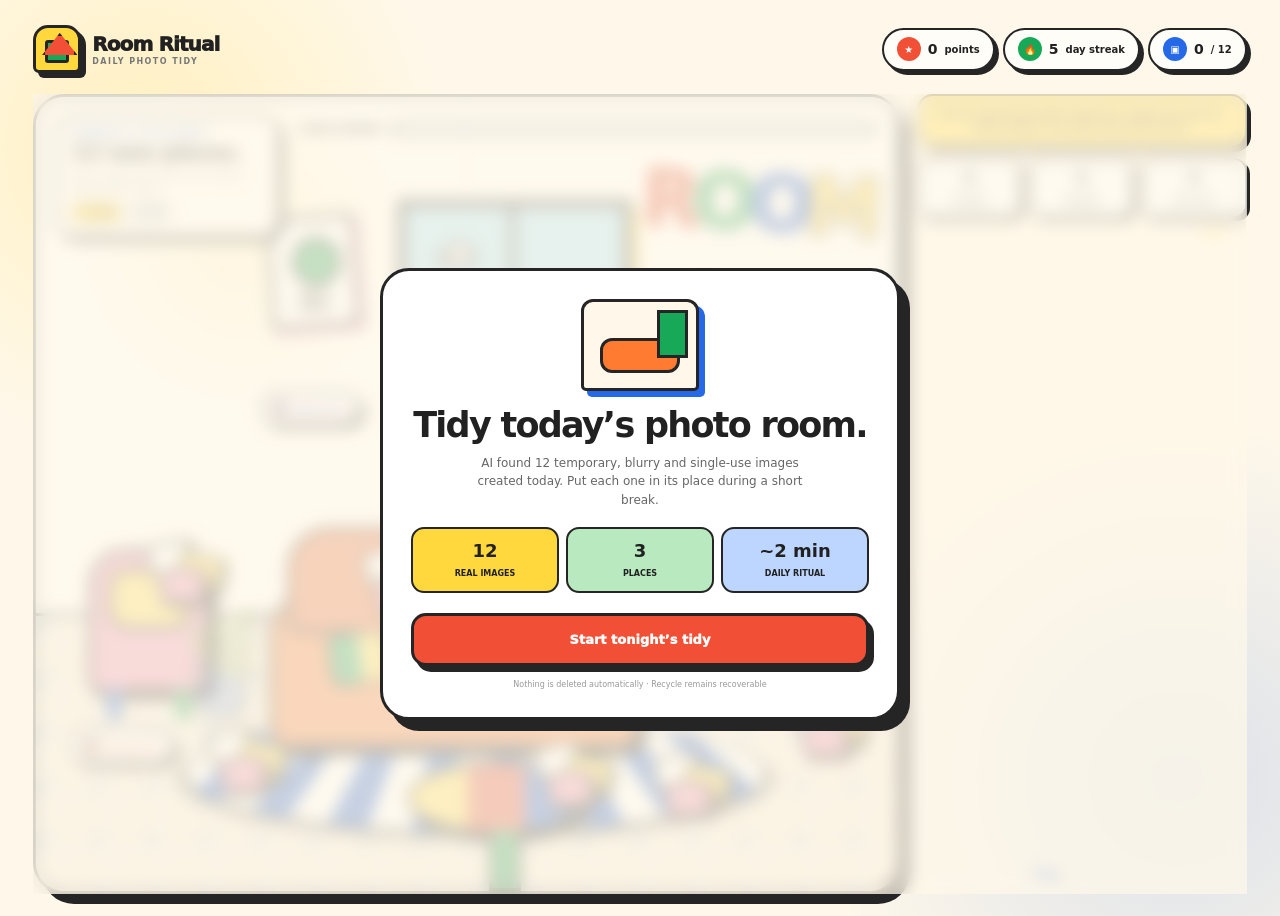
<file: room-ritual/index.html>
<!doctype html>
<html lang="en">
<head>
  <meta charset="utf-8">
  <meta name="viewport" content="width=device-width, initial-scale=1, viewport-fit=cover">
  <meta name="theme-color" content="#fff8ea">
  <meta name="description" content="A bright daily room-tidying game for reviewing temporary and low-value photos.">
  <title>Room Ritual — Daily Photo Tidy</title>
  <style>
    :root{
      --ink:#212121;
      --cream:#fff8ea;
      --paper:#fffdf8;
      --red:#f14f36;
      --orange:#ff7b32;
      --yellow:#ffd83e;
      --green:#17a957;
      --blue:#2568e8;
      --sky:#a7dcff;
      --pink:#f58ab5;
      --purple:#7456d8;
      --line:#252525;
      --soft:rgba(33,33,33,.12);
      --shadow:0 22px 60px rgba(57,50,36,.15);
    }
    *{box-sizing:border-box}
    html{background:var(--cream)}
    body{
      margin:0;
      min-height:100vh;
      color:var(--ink);
      background:
        radial-gradient(circle at 11% 16%,rgba(255,216,62,.25),transparent 22%),
        radial-gradient(circle at 92% 85%,rgba(37,104,232,.16),transparent 26%),
        var(--cream);
      font-family:Inter,ui-rounded,"Arial Rounded MT Bold","SF Pro Rounded",system-ui,-apple-system,sans-serif;
      -webkit-font-smoothing:antialiased;
    }
    button{font:inherit}
    button,[role="button"]{-webkit-tap-highlight-color:transparent}
    [hidden]{display:none!important}

    .app{width:min(1500px,100%);min-height:100vh;margin:0 auto;padding:18px clamp(14px,2.6vw,38px) 22px;position:relative;overflow:hidden}
    .confetti{position:absolute;inset:0;pointer-events:none;overflow:hidden;z-index:0}
    .confetti i{position:absolute;width:30px;height:9px;border-radius:99px;opacity:.55}
    .confetti i:nth-child(1){left:3%;top:18%;background:var(--pink);transform:rotate(12deg)}
    .confetti i:nth-child(2){right:4%;top:25%;background:var(--yellow);transform:rotate(-8deg)}
    .confetti i:nth-child(3){left:9%;bottom:7%;background:var(--green);transform:rotate(-15deg)}
    .confetti i:nth-child(4){right:17%;bottom:4%;background:var(--blue);transform:rotate(12deg)}

    .topbar{position:relative;z-index:20;min-height:62px;display:flex;align-items:center;justify-content:space-between;gap:18px}
    .brand{display:flex;align-items:center;gap:11px;font-size:20px;font-weight:1000;letter-spacing:-.045em}
    .brand-mark{width:48px;height:48px;position:relative;border:3px solid var(--line);border-radius:15px 15px 6px 6px;background:var(--yellow);box-shadow:5px 5px 0 var(--line)}
    .brand-mark::before{content:"";position:absolute;left:9px;right:9px;bottom:7px;height:17px;border:3px solid var(--line);border-radius:3px;background:var(--green)}
    .brand-mark::after{content:"";position:absolute;left:6px;top:5px;width:29px;height:19px;border:3px solid var(--line);border-bottom:0;background:var(--red);clip-path:polygon(50% 0,100% 100%,0 100%)}
    .brand small{display:block;margin-top:1px;color:#777;font-size:8px;font-weight:900;letter-spacing:.18em;text-transform:uppercase}
    .hud{display:flex;align-items:center;gap:8px}
    .pill{min-height:43px;padding:0 13px;display:flex;align-items:center;gap:7px;border:2px solid var(--line);border-radius:999px;background:var(--paper);box-shadow:4px 4px 0 var(--line);font-size:10px;font-weight:900}
    .pill b{font-size:14px}.pill .ico{width:24px;height:24px;display:grid;place-items:center;border-radius:50%;color:#fff;background:var(--red)}
    .pill:nth-child(2) .ico{background:var(--green)}.pill:nth-child(3) .ico{background:var(--blue)}

    .game{position:relative;z-index:3;min-height:calc(100vh - 100px);margin-top:14px;display:grid;grid-template-columns:minmax(0,1fr) 330px;gap:16px}
    .room-shell{min-width:0;min-height:720px;position:relative;overflow:hidden;border:3px solid var(--line);border-radius:32px;background:var(--paper);box-shadow:9px 10px 0 var(--line)}
    .daily-card{position:absolute;z-index:30;left:19px;top:18px;width:225px;padding:13px 14px;border:2px solid var(--line);border-radius:18px;background:rgba(255,253,248,.94);box-shadow:4px 4px 0 var(--line)}
    .daily-card span{display:block;color:var(--blue);font-size:8px;font-weight:1000;letter-spacing:.15em;text-transform:uppercase}
    .daily-card strong{display:block;margin-top:3px;font-size:22px;line-height:1;letter-spacing:-.045em}
    .daily-card p{margin:6px 0 0;color:#666;font-size:9px;line-height:1.35}
    .daily-chips{display:flex;gap:5px;margin-top:8px}.daily-chips b{padding:5px 7px;border:1.5px solid var(--line);border-radius:999px;background:var(--yellow);font-size:8px}.daily-chips b+ b{background:#fff}

    .progress-wrap{position:absolute;z-index:25;left:265px;right:22px;top:24px;display:flex;align-items:center;gap:10px}
    .progress-label{font-size:9px;font-weight:950;white-space:nowrap}.progress{height:15px;flex:1;overflow:hidden;border:2px solid var(--line);border-radius:999px;background:#fff}
    .progress i{display:block;width:0;height:100%;background:linear-gradient(90deg,var(--yellow),var(--orange));border-right:2px solid var(--line);transition:width .45s ease}

    .room-scene{--tidy:0;position:absolute;inset:0;overflow:hidden;isolation:isolate;background:#fffdfa;transition:filter .5s ease;filter:saturate(calc(.82 + var(--tidy)*.035))}
    .wall{position:absolute;inset:0 0 35%;background:
      linear-gradient(90deg,transparent 49.85%,rgba(35,35,35,.05) 50%,transparent 50.15%),
      radial-gradient(circle at 24% 28%,rgba(255,216,62,.28),transparent 22%),
      #fffdf8}
    .floor{position:absolute;inset:65% 0 0;background:
      linear-gradient(135deg,rgba(37,104,232,.12) 25%,transparent 25%) 0 0/54px 54px,
      linear-gradient(315deg,rgba(241,79,54,.08) 25%,transparent 25%) 0 0/54px 54px,
      #f2ead9;border-top:3px solid var(--line)}
    .window{position:absolute;z-index:2;left:42%;top:13%;width:27%;height:27%;border:7px solid var(--line);background:linear-gradient(#9ee1ff 0 60%,#6ec557 60%);box-shadow:8px 8px 0 var(--yellow)}
    .window::before,.window::after{content:"";position:absolute;background:var(--line)}.window::before{left:48%;top:0;bottom:0;width:5px}.window::after{left:0;right:0;top:49%;height:5px}
    .cloud{position:absolute;left:14%;top:22%;width:40px;height:15px;border:3px solid var(--line);border-radius:99px;background:#fff}.cloud::after{content:"";position:absolute;left:8px;top:-13px;width:20px;height:20px;border:3px solid var(--line);border-radius:50%;background:#fff}
    .letters{position:absolute;z-index:3;right:3%;top:10%;font-size:clamp(50px,6vw,92px);font-weight:1000;line-height:.75;letter-spacing:-.11em;transform:rotate(3deg)}
    .letters span:nth-child(1){color:var(--red)}.letters span:nth-child(2){color:var(--green)}.letters span:nth-child(3){color:var(--blue)}.letters span:nth-child(4){color:var(--yellow);-webkit-text-stroke:2px var(--line)}
    .poster{position:absolute;z-index:3;left:27%;top:15%;width:88px;height:112px;border:4px solid var(--line);background:#fff;box-shadow:5px 5px 0 var(--pink);transform:rotate(-4deg)}
    .poster::before{content:"";position:absolute;width:42px;height:42px;left:19px;top:17px;border:4px solid var(--line);border-radius:50%;background:var(--green)}
    .poster::after{content:"TIDY / DAILY";position:absolute;left:8px;right:8px;bottom:12px;font-size:10px;font-weight:1000;text-align:center;line-height:1.1}

    .rug{position:absolute;z-index:2;left:18%;right:16%;bottom:4%;height:25%;border:4px solid var(--line);border-radius:50%;background:repeating-linear-gradient(90deg,#fff 0 34px,var(--blue) 34px 66px);transform:perspective(320px) rotateX(56deg);box-shadow:0 9px 0 rgba(33,33,33,.18)}
    .sofa{position:absolute;z-index:8;left:27%;bottom:18%;width:43%;height:19%;border:4px solid var(--line);border-radius:34px 34px 18px 18px;background:var(--orange);box-shadow:8px 8px 0 var(--line)}
    .sofa::before{content:"";position:absolute;left:4%;right:4%;top:-52%;height:69%;border:4px solid var(--line);border-radius:42px 42px 12px 12px;background:#f56a33}
    .sofa::after{content:"";position:absolute;left:9%;right:9%;bottom:-18px;height:18px;background:linear-gradient(90deg,var(--line) 0 12px,transparent 12px calc(100% - 12px),var(--line) calc(100% - 12px))}
    .pillow{position:absolute;z-index:10;width:62px;height:54px;border:3px solid var(--line);border-radius:9px;bottom:26%;transform:rotate(-7deg)}
    .pillow.a{left:34%;background:linear-gradient(90deg,var(--green) 50%,var(--yellow) 50%)}.pillow.b{left:57%;background:repeating-linear-gradient(90deg,var(--pink) 0 8px,#fff 8px 14px);transform:rotate(8deg)}
    .cabinet{position:absolute;z-index:9;right:7%;bottom:25%;width:120px;height:210px;border:4px solid var(--line);border-radius:10px;background:var(--green);box-shadow:7px 7px 0 var(--line)}
    .cabinet::before{content:"";position:absolute;left:-7px;right:-7px;top:-12px;height:17px;border:4px solid var(--line);border-radius:6px;background:var(--red)}
    .drawer{height:33.33%;position:relative;border-bottom:3px solid var(--line);display:grid;place-items:center}.drawer:last-child{border:0}.drawer i{width:25px;height:8px;border:3px solid var(--line);border-radius:99px;background:var(--yellow)}
    .chair{position:absolute;z-index:7;left:6%;bottom:25%;width:122px;height:145px;border:4px solid var(--line);border-radius:38px 38px 12px 12px;background:var(--pink);box-shadow:7px 7px 0 var(--line)}
    .chair::before{content:"";position:absolute;left:16px;right:16px;top:16px;height:54px;border:4px solid var(--line);border-radius:20px;background:var(--yellow)}
    .chair::after{content:"";position:absolute;left:15px;right:15px;bottom:-31px;height:31px;background:linear-gradient(90deg,var(--blue) 0 15px,transparent 15px calc(100% - 15px),var(--green) calc(100% - 15px))}
    .table{position:absolute;z-index:12;left:43%;bottom:7%;width:180px;height:74px;border:4px solid var(--line);border-radius:50%;background:linear-gradient(90deg,var(--yellow) 0 33%,var(--red) 33% 66%,var(--blue) 66%);box-shadow:5px 7px 0 var(--line)}
    .table::after{content:"";position:absolute;left:78px;top:65px;width:24px;height:58px;border:4px solid var(--line);border-top:0;background:var(--green)}
    .lamp{position:absolute;z-index:6;right:22%;top:29%;width:17px;height:245px;border:3px solid var(--line);background:var(--blue)}.lamp::before{content:"";position:absolute;left:-43px;top:-45px;width:98px;height:63px;border:4px solid var(--line);border-radius:50% 50% 12px 12px;background:var(--yellow)}.lamp::after{content:"";position:absolute;left:-36px;bottom:-9px;width:85px;height:22px;border:4px solid var(--line);border-radius:50%;background:var(--red)}
    .plant{position:absolute;z-index:9;left:18%;bottom:21%;width:60px;height:72px;border:4px solid var(--line);border-radius:8px 8px 22px 22px;background:var(--blue);opacity:.4;transform:scale(.9);transition:opacity .5s,transform .5s}.plant::before{content:"🌿";position:absolute;left:-17px;top:-57px;font-size:72px;filter:drop-shadow(2px 2px 0 var(--line))}.room-scene.done .plant{opacity:1;transform:scale(1.08)}
    .sparkles{position:absolute;z-index:16;inset:0;pointer-events:none;opacity:0;transition:opacity .5s}.sparkles::before{content:"✦     ✦   ✦       ✦";position:absolute;left:13%;right:10%;top:23%;color:var(--yellow);font-size:34px;letter-spacing:42px;text-shadow:2px 2px 0 var(--line)}.room-scene.done .sparkles{opacity:1}

    .clutter{position:absolute;z-index:18;transition:opacity .38s ease,transform .38s ease}.clutter.clear{opacity:0;transform:translateY(18px) scale(.55) rotate(18deg)}
    .clutter.one{left:20%;bottom:13%;width:82px;height:58px}.clutter.two{left:58%;bottom:11%;width:75px;height:60px}.clutter.three{right:19%;bottom:10%;width:80px;height:58px}.clutter.four{left:13%;bottom:38%;width:74px;height:48px}.clutter.five{right:4%;bottom:19%;width:72px;height:45px}.clutter.six{left:38%;bottom:37%;width:70px;height:48px}
    .paper{position:absolute;width:45px;height:35px;border:3px solid var(--line);border-radius:5px;background:#fff;box-shadow:4px 4px 0 var(--line);transform:rotate(-12deg)}.paper:nth-child(2){left:30px;top:12px;background:var(--yellow);transform:rotate(13deg)}.paper:nth-child(3){left:12px;top:27px;background:var(--pink);transform:rotate(-2deg)}

    .drop-target{position:absolute;z-index:28;padding:8px 11px;border:2px solid var(--line);border-radius:999px;background:#fff;box-shadow:4px 4px 0 var(--line);font-size:9px;font-weight:1000;white-space:nowrap;transition:transform .2s ease,background .2s ease}
    .drop-target::before{content:"";display:inline-block;width:10px;height:10px;margin-right:6px;border:2px solid var(--line);border-radius:50%;vertical-align:-2px;background:currentColor}
    .drop-target.keep{left:26%;top:37%;color:var(--purple)}.drop-target.later{right:3%;top:43%;color:var(--green)}.drop-target.remove{left:4%;bottom:16%;color:var(--red)}
    .drop-target.active{transform:translateY(-6px) scale(1.07);background:var(--yellow)}
    .toast{position:absolute;z-index:80;left:50%;top:11%;transform:translate(-50%,-8px);padding:10px 14px;border:2px solid var(--line);border-radius:999px;background:#fff;box-shadow:4px 4px 0 var(--line);font-size:10px;font-weight:1000;opacity:0;pointer-events:none;transition:.2s}.toast.show{opacity:1;transform:translate(-50%,0)}
    .reward{position:absolute;z-index:81;right:18%;top:18%;color:var(--red);font-size:25px;font-weight:1000;-webkit-text-stroke:1px var(--line);opacity:0;pointer-events:none}.reward.show{animation:pop .8s ease-out}@keyframes pop{0%{opacity:0;transform:translateY(15px) scale(.6)}30%{opacity:1}100%{opacity:0;transform:translateY(-28px) scale(1.15)}}

    .side{min-width:0;display:flex;flex-direction:column;gap:10px}
    .side-note{padding:12px 14px;border:2px solid var(--line);border-radius:16px;background:var(--yellow);box-shadow:4px 4px 0 var(--line);font-size:9px;font-weight:800;line-height:1.45;text-align:center}
    .candidate{overflow:hidden;border:3px solid var(--line);border-radius:25px;background:var(--paper);box-shadow:7px 8px 0 var(--line);touch-action:none;user-select:none;transform-origin:center;transition:transform .24s ease,opacity .24s ease}
    .candidate.dragging{transition:none;cursor:grabbing}
    .photo-wrap{height:310px;position:relative;overflow:hidden;background:#d8d8d8}
    .photo-wrap img{width:100%;height:100%;display:block;object-fit:cover}
    .photo-wrap.blurry img{filter:blur(9px);transform:scale(1.12)}
    .statusbar{position:absolute;z-index:4;left:0;right:0;top:0;height:31px;padding:8px 12px;display:flex;justify-content:space-between;color:#fff;background:linear-gradient(rgba(0,0,0,.62),transparent);font-size:8px;font-weight:900;text-shadow:0 1px 3px #000}
    .type{position:absolute;z-index:5;right:10px;bottom:10px;padding:6px 9px;border:2px solid var(--line);border-radius:999px;background:var(--yellow);font-size:8px;font-weight:1000;text-transform:uppercase}
    .candidate-body{padding:15px}
    .candidate-title{display:flex;align-items:flex-start;justify-content:space-between;gap:8px}.candidate-title strong{font-size:15px;line-height:1.15}.ai{padding:5px 7px;border:1.5px solid var(--line);border-radius:999px;color:#fff;background:var(--red);font-size:8px;font-weight:1000;white-space:nowrap}
    .candidate-body p{min-height:30px;margin:7px 0 12px;color:#707070;font-size:10px;line-height:1.5}
    .actions{display:grid;grid-template-columns:repeat(3,1fr);gap:6px}.action{min-height:45px;border:2px solid var(--line);border-radius:12px;box-shadow:3px 3px 0 var(--line);font-size:9px;font-weight:1000;cursor:pointer;transition:transform .15s}.action:hover{transform:translateY(-3px)}.action.keep{color:#fff;background:var(--purple)}.action.later{background:var(--green);color:#fff}.action.remove{background:var(--red);color:#fff}
    .drag-tip{margin-top:10px;color:#999;font-size:8px;text-align:center}
    .summary{display:grid;grid-template-columns:repeat(3,1fr);gap:7px}.summary div{padding:9px 4px;border:2px solid var(--line);border-radius:13px;background:#fff;box-shadow:3px 3px 0 var(--line);text-align:center}.summary strong{display:block;font-size:16px}.summary span{font-size:7px;font-weight:900;text-transform:uppercase}

    .overlay{position:absolute;z-index:100;inset:0;display:grid;place-items:center;padding:18px;background:rgba(255,248,234,.73);backdrop-filter:blur(8px)}
    .modal{width:min(520px,100%);padding:28px;border:3px solid var(--line);border-radius:29px;background:#fff;box-shadow:10px 11px 0 var(--line);text-align:center}
    .mini-room{width:118px;height:92px;margin:0 auto 17px;position:relative;border:3px solid var(--line);border-radius:12px 12px 5px 5px;background:var(--cream);box-shadow:6px 6px 0 var(--blue)}
    .mini-room::before{content:"";position:absolute;left:16px;right:16px;bottom:15px;height:29px;border:3px solid var(--line);border-radius:12px;background:var(--orange)}
    .mini-room::after{content:"";position:absolute;right:8px;top:8px;width:25px;height:42px;border:3px solid var(--line);background:var(--green)}
    .modal h1{margin:0;font-size:35px;line-height:1;letter-spacing:-.05em}.modal p{max-width:43ch;margin:11px auto 18px;color:#666;font-size:12px;line-height:1.55}
    .features{display:grid;grid-template-columns:repeat(3,1fr);gap:7px;margin:0 0 20px}.feature{padding:11px 5px;border:2px solid var(--line);border-radius:13px}.feature:nth-child(1){background:var(--yellow)}.feature:nth-child(2){background:#b9eabf}.feature:nth-child(3){background:#bdd6ff}.feature b{display:block;font-size:18px}.feature span{font-size:8px;font-weight:900;text-transform:uppercase}
    .primary{width:100%;min-height:53px;border:3px solid var(--line);border-radius:15px;color:#fff;background:var(--red);box-shadow:5px 6px 0 var(--line);font-size:13px;font-weight:1000;cursor:pointer;transition:transform .15s}.primary:hover{transform:translateY(-3px)}.primary:active{transform:translateY(4px);box-shadow:2px 2px 0 var(--line)}
    .micro{margin-top:14px;color:#999;font-size:8px}.finish-art{height:135px;margin:8px 0 14px;position:relative}.finish-art::before{content:"";position:absolute;left:50%;top:50%;width:220px;height:100px;border:3px solid var(--line);border-radius:28px;background:var(--orange);box-shadow:7px 7px 0 var(--line);transform:translate(-50%,-45%)}.finish-art::after{content:"🪴  ✦  🛋️";position:absolute;inset:0;display:grid;place-items:center;font-size:37px;letter-spacing:8px}
    .results{display:grid;grid-template-columns:repeat(3,1fr);gap:7px;margin:12px 0}.results div{padding:10px;border:2px solid var(--line);border-radius:12px;background:var(--cream)}.results b{display:block;font-size:19px}.results span{font-size:7px;font-weight:900;text-transform:uppercase}.badge{margin-bottom:16px;padding:10px;border:2px solid var(--line);border-radius:12px;background:var(--yellow);font-size:9px;font-weight:1000}

    @media(max-width:1080px){.game{grid-template-columns:minmax(0,1fr) 300px}.room-shell{min-height:650px}.cabinet{transform:scale(.9);transform-origin:bottom right}.chair{transform:scale(.88);transform-origin:bottom left}.daily-card{width:205px}.progress-wrap{left:240px}}
    @media(max-width:790px){
      .app{padding:12px 10px 18px}.brand small{display:none}.pill:nth-child(2){display:none}.game{grid-template-columns:1fr}.room-shell{min-height:520px}.daily-card{left:12px;top:12px;width:190px;padding:10px 11px}.daily-card strong{font-size:18px}.daily-card p{display:none}.progress-wrap{left:218px;right:12px;top:19px}.progress-label{display:none}.window{top:17%;height:24%}.poster{display:none}.letters{top:14%}.sofa{left:27%;bottom:17%;height:18%}.cabinet{right:3%;bottom:24%;transform:scale(.72)}.chair{left:2%;bottom:24%;transform:scale(.7)}.lamp{display:none}.table{transform:scale(.78);transform-origin:bottom center}.plant{left:17%;bottom:18%;transform:scale(.72)}.drop-target.keep{left:22%;top:38%}.drop-target.later{right:2%;top:44%}.drop-target.remove{left:2%;bottom:13%}.side{display:grid;grid-template-columns:1fr;gap:8px}.side-note{display:none}.candidate{display:grid;grid-template-columns:44% 56%}.photo-wrap{height:auto;min-height:235px}.candidate-body{padding:12px}.summary{margin-bottom:4px}.drag-tip{display:none}
    }
    @media(max-width:500px){.brand{font-size:15px}.brand-mark{width:40px;height:40px}.pill{padding:0 9px;min-height:38px}.pill:nth-child(1){display:none}.room-shell{min-height:445px;border-radius:22px}.daily-card{width:167px}.daily-card strong{font-size:16px}.daily-chips b{font-size:7px}.progress-wrap{left:192px}.window{left:42%;width:31%}.letters{font-size:47px;right:4%}.sofa{left:25%;width:46%;bottom:16%}.pillow{display:none}.cabinet{right:-2%;transform:scale(.58)}.chair{left:-3%;transform:scale(.56)}.table{left:37%;transform:scale(.62)}.plant{display:none}.drop-target{padding:6px 8px;font-size:7px}.clutter.four,.clutter.five{display:none}.candidate{grid-template-columns:40% 60%}.photo-wrap{min-height:210px}.candidate-title{display:block}.ai{display:inline-block;margin-top:5px}.actions{gap:4px}.action{min-height:41px;font-size:8px}.modal{padding:22px 16px}.modal h1{font-size:28px}.features{gap:4px}.feature{padding:9px 3px}}
    @media(prefers-reduced-motion:reduce){*,*::before,*::after{animation-duration:.01ms!important;transition-duration:.01ms!important}}
  </style>
</head>
<body>
  <main class="app">
    <div class="confetti" aria-hidden="true"><i></i><i></i><i></i><i></i></div>
    <header class="topbar">
      <div class="brand"><span class="brand-mark" aria-hidden="true"></span><span>Room Ritual<small>Daily photo tidy</small></span></div>
      <div class="hud">
        <div class="pill"><span class="ico">★</span><b data-score>0</b><span>points</span></div>
        <div class="pill"><span class="ico">🔥</span><b>5</b><span>day streak</span></div>
        <div class="pill"><span class="ico">▣</span><b data-count>0</b><span>/ 12</span></div>
      </div>
    </header>

    <section class="game" aria-label="Interactive daily photo room-tidying game">
      <section class="room-shell">
        <div class="daily-card">
          <span>Tonight’s little mess</span>
          <strong>12 new pieces.</strong>
          <p>Use an after-work break to put today’s digital clutter away.</p>
          <div class="daily-chips"><b>≈ 2 min</b><b data-left>12 left</b></div>
        </div>
        <div class="progress-wrap"><span class="progress-label">ROOM TIDINESS</span><div class="progress"><i data-progress></i></div></div>

        <div class="room-scene" data-room>
          <div class="wall"></div><div class="floor"></div>
          <div class="window"><i class="cloud"></i></div>
          <div class="letters" aria-hidden="true"><span>R</span><span>O</span><span>O</span><span>M</span></div>
          <div class="poster"></div>
          <div class="rug"></div>
          <div class="lamp"></div>
          <div class="chair"></div>
          <div class="sofa"></div><i class="pillow a"></i><i class="pillow b"></i>
          <div class="cabinet"><div class="drawer"><i></i></div><div class="drawer"><i></i></div><div class="drawer"><i></i></div></div>
          <div class="table"></div><div class="plant"></div><div class="sparkles"></div>

          <div class="clutter one" data-clutter><i class="paper"></i><i class="paper"></i><i class="paper"></i></div>
          <div class="clutter two" data-clutter><i class="paper"></i><i class="paper"></i><i class="paper"></i></div>
          <div class="clutter three" data-clutter><i class="paper"></i><i class="paper"></i><i class="paper"></i></div>
          <div class="clutter four" data-clutter><i class="paper"></i><i class="paper"></i><i class="paper"></i></div>
          <div class="clutter five" data-clutter><i class="paper"></i><i class="paper"></i><i class="paper"></i></div>
          <div class="clutter six" data-clutter><i class="paper"></i><i class="paper"></i><i class="paper"></i></div>

          <div class="drop-target keep" data-drop="keep">Wall frame</div>
          <div class="drop-target later" data-drop="later">Tomorrow drawer</div>
          <div class="drop-target remove" data-drop="remove">Recycle bin</div>
          <div class="toast" role="status" aria-live="polite" data-toast></div>
          <div class="reward" aria-hidden="true" data-reward>+20</div>
        </div>
      </section>

      <aside class="side">
        <div class="side-note">AI has prepared possible temporary, single-use and low-value images. You make every final choice.</div>
        <article class="candidate" data-candidate hidden>
          <div class="photo-wrap" data-photo-wrap>
            <img data-photo alt="Photo candidate for review" referrerpolicy="no-referrer">
            <div class="statusbar"><span>9:41</span><span>● 5G ▰</span></div>
            <span class="type" data-type>Screenshot</span>
          </div>
          <div class="candidate-body">
            <div class="candidate-title"><strong data-name>Concert ticket screenshot</strong><span class="ai" data-ai>94% single use</span></div>
            <p data-reason>The QR ticket was used this afternoon · 4.2 MB</p>
            <div class="actions" aria-label="Photo choices">
              <button class="action keep" type="button" data-action="keep">Frame it</button>
              <button class="action later" type="button" data-action="later">Drawer</button>
              <button class="action remove" type="button" data-action="remove">Recycle</button>
            </div>
            <div class="drag-tip">Drag the image into the room, or tap a choice.</div>
          </div>
        </article>
        <div class="summary"><div><strong data-keep>0</strong><span>framed</span></div><div><strong data-later>0</strong><span>drawer</span></div><div><strong data-remove>0</strong><span>recycled</span></div></div>
      </aside>

      <div class="overlay" data-intro>
        <section class="modal">
          <div class="mini-room" aria-hidden="true"></div>
          <h1>Tidy today’s photo room.</h1>
          <p>AI found 12 temporary, blurry and single-use images created today. Put each one in its place during a short break.</p>
          <div class="features"><div class="feature"><b>12</b><span>real images</span></div><div class="feature"><b>3</b><span>places</span></div><div class="feature"><b>~2 min</b><span>daily ritual</span></div></div>
          <button class="primary" type="button" data-start>Start tonight’s tidy</button>
          <div class="micro">Nothing is deleted automatically · Recycle remains recoverable</div>
        </section>
      </div>

      <div class="overlay" data-finish hidden>
        <section class="modal">
          <h1>The room is ready for tomorrow.</h1>
          <p>You finished today’s two-minute tidy. A little daily ritual keeps the photo room from becoming overwhelming.</p>
          <div class="finish-art" aria-hidden="true"></div>
          <div class="results"><div><b data-final-keep>0</b><span>framed</span></div><div><b data-final-later>0</b><span>in drawer</span></div><div><b data-final-remove>0</b><span>recycled</span></div></div>
          <div class="badge" data-badge>Room Keeper badge · 5-day streak</div>
          <button class="primary" type="button" data-restart>Replay today’s room</button>
        </section>
      </div>
    </section>
  </main>

  <script>
    (()=>{
      const images=[
        {name:'Concert ticket screenshot',ai:'94% single use',reason:'The QR ticket was used this afternoon · 4.2 MB',type:'Screenshot',src:'https://images.unsplash.com/photo-1501386761578-eac5c94b800a?auto=format&fit=crop&w=900&q=82',kind:'normal',mb:4.2},
        {name:'Parking spot photo',ai:'91% temporary',reason:'Taken to find the car after work · 4.6 MB',type:'Temporary photo',src:'https://images.unsplash.com/photo-1503376780353-7e6692767b70?auto=format&fit=crop&w=900&q=82',kind:'normal',mb:4.6},
        {name:'Accidental blurry landscape',ai:'97% low value',reason:'The camera moved while this was taken · 5.1 MB',type:'Blurry photo',src:'https://images.unsplash.com/photo-1500530855697-b586d89ba3ee?auto=format&fit=crop&w=900&q=78',kind:'blurry',mb:5.1},
        {name:'Navigation screenshot',ai:'90% single use',reason:'The route ended three hours ago · 3.8 MB',type:'Screenshot',src:'https://images.unsplash.com/photo-1526778548025-fa2f459cd5c1?auto=format&fit=crop&w=900&q=82',kind:'normal',mb:3.8},
        {name:'Payment receipt photo',ai:'87% temporary',reason:'Saved until today’s refund was confirmed · 2.9 MB',type:'Temporary photo',src:'https://images.unsplash.com/photo-1556742049-0cfed4f6a45d?auto=format&fit=crop&w=900&q=82',kind:'normal',mb:2.9},
        {name:'Recipe screenshot',ai:'78% single use',reason:'The meal was cooked this evening · 3.1 MB',type:'Screenshot',src:'https://images.unsplash.com/photo-1540189549336-e6e99c3679fe?auto=format&fit=crop&w=900&q=82',kind:'normal',mb:3.1},
        {name:'Similar selfie',ai:'84% near duplicate',reason:'One of eight similar photos taken today · 4.7 MB',type:'Near duplicate',src:'https://images.unsplash.com/photo-1534528741775-53994a69daeb?auto=format&fit=crop&w=900&q=82',kind:'normal',mb:4.7},
        {name:'Boarding gate photo',ai:'89% temporary',reason:'The gate information is no longer needed · 4.0 MB',type:'Temporary photo',src:'https://images.unsplash.com/photo-1436491865332-7a61a109cc05?auto=format&fit=crop&w=900&q=82',kind:'normal',mb:4.0},
        {name:'Product comparison screenshot',ai:'76% single use',reason:'Saved before today’s purchase · 3.5 MB',type:'Screenshot',src:'https://images.unsplash.com/photo-1496181133206-80ce9b88a853?auto=format&fit=crop&w=900&q=82',kind:'normal',mb:3.5},
        {name:'Wi-Fi detail photo',ai:'85% temporary',reason:'The network was used for a short visit · 3.0 MB',type:'Temporary photo',src:'https://images.unsplash.com/photo-1512941937669-90a1b58e7e9c?auto=format&fit=crop&w=900&q=82',kind:'normal',mb:3.0},
        {name:'Accidental blurry night photo',ai:'96% low value',reason:'Too blurred to show the intended scene · 5.4 MB',type:'Blurry photo',src:'https://images.unsplash.com/photo-1519608487953-e999c86e7455?auto=format&fit=crop&w=900&q=82',kind:'blurry',mb:5.4},
        {name:'Design reference image',ai:'61% uncertain',reason:'Saved for inspiration — it may still be useful · 3.3 MB',type:'Reference',src:'https://images.unsplash.com/photo-1516321318423-f06f85e504b3?auto=format&fit=crop&w=900&q=82',kind:'normal',mb:3.3}
      ];
      images.forEach(({src})=>{const image=new Image();image.src=src});
      const candidate=document.querySelector('[data-candidate]');
      const photo=document.querySelector('[data-photo]');
      const wrap=document.querySelector('[data-photo-wrap]');
      const room=document.querySelector('[data-room]');
      const intro=document.querySelector('[data-intro]');
      const finish=document.querySelector('[data-finish]');
      const clutter=[...document.querySelectorAll('[data-clutter]')];
      const drops=[...document.querySelectorAll('[data-drop]')];
      let index=0,score=0,recycledMb=0,busy=false,pointer=null;
      let counts={keep:0,later:0,remove:0};

      function render(){
        const item=images[index];
        photo.src=item.src;photo.alt=item.name;
        wrap.classList.toggle('blurry',item.kind==='blurry');
        document.querySelector('[data-name]').textContent=item.name;
        document.querySelector('[data-ai]').textContent=item.ai;
        document.querySelector('[data-reason]').textContent=item.reason;
        document.querySelector('[data-type]').textContent=item.type;
        candidate.style.opacity='1';candidate.style.transform='';busy=false;
      }
      function update(){
        document.querySelector('[data-score]').textContent=score;
        document.querySelector('[data-count]').textContent=index;
        document.querySelector('[data-left]').textContent=index>=images.length?'all tidy':`${images.length-index} left`;
        document.querySelector('[data-progress]').style.width=`${index/images.length*100}%`;
        document.querySelector('[data-keep]').textContent=counts.keep;
        document.querySelector('[data-later]').textContent=counts.later;
        document.querySelector('[data-remove]').textContent=counts.remove;
        clutter.forEach((el,i)=>el.classList.toggle('clear',index>=(i+1)*2));
        room.style.setProperty('--tidy',index);
        room.classList.toggle('done',index>=images.length);
      }
      function toast(text){const el=document.querySelector('[data-toast]');el.textContent=text;el.classList.add('show');setTimeout(()=>el.classList.remove('show'),1050)}
      function reward(value){const el=document.querySelector('[data-reward]');el.textContent='+'+value;el.classList.remove('show');void el.offsetWidth;el.classList.add('show')}
      function clearDrag(){candidate.classList.remove('dragging');drops.forEach(d=>d.classList.remove('active'));pointer=null}
      function end(){
        candidate.hidden=true;
        document.querySelector('[data-final-keep]').textContent=counts.keep;
        document.querySelector('[data-final-later]').textContent=counts.later;
        document.querySelector('[data-final-remove]').textContent=counts.remove;
        document.querySelector('[data-badge]').textContent=`Room Keeper badge · ${score} points · ${recycledMb.toFixed(1)} MB ready`;
        setTimeout(()=>finish.hidden=false,430);
      }
      function choose(action){
        if(busy||index>=images.length)return;busy=true;
        const item=images[index];counts[action]++;
        const values={keep:18,later:14,remove:24};score+=values[action];if(action==='remove')recycledMb+=item.mb;
        const text={keep:'Framed — this one still belongs here.',later:'Stored in tomorrow’s drawer.',remove:'Recycled — the room feels lighter!'}[action];
        toast(text);reward(values[action]);
        const exit={keep:'translate(-420px,-170px) rotate(-9deg) scale(.28)',later:'translate(-300px,20px) rotate(7deg) scale(.3)',remove:'translate(-520px,220px) rotate(-14deg) scale(.25)'}[action];
        candidate.style.transform=exit;candidate.style.opacity='0';
        index++;update();
        setTimeout(()=>{if(index>=images.length)end();else render()},470);
      }
      function reset(){
        index=0;score=0;recycledMb=0;busy=false;counts={keep:0,later:0,remove:0};
        finish.hidden=true;candidate.hidden=false;update();render();
      }
      document.querySelector('[data-start]').addEventListener('click',()=>{intro.hidden=true;reset()});
      document.querySelector('[data-restart]').addEventListener('click',reset);
      document.querySelectorAll('[data-action]').forEach(btn=>btn.addEventListener('click',()=>choose(btn.dataset.action)));
      candidate.addEventListener('pointerdown',event=>{if(busy||event.target.closest('button'))return;pointer={id:event.pointerId,x:event.clientX,y:event.clientY};candidate.setPointerCapture(event.pointerId);candidate.classList.add('dragging')});
      candidate.addEventListener('pointermove',event=>{if(!pointer||event.pointerId!==pointer.id)return;const dx=event.clientX-pointer.x,dy=event.clientY-pointer.y;candidate.style.transform=`translate(${dx}px,${dy}px) rotate(${dx/34}deg)`;drops.forEach(d=>{const r=d.getBoundingClientRect();d.classList.toggle('active',event.clientX>=r.left&&event.clientX<=r.right&&event.clientY>=r.top&&event.clientY<=r.bottom)})});
      candidate.addEventListener('pointerup',event=>{if(!pointer||event.pointerId!==pointer.id)return;const target=drops.find(d=>{const r=d.getBoundingClientRect();return event.clientX>=r.left&&event.clientX<=r.right&&event.clientY>=r.top&&event.clientY<=r.bottom});clearDrag();candidate.style.transform='';if(target)choose(target.dataset.drop)});
      candidate.addEventListener('pointercancel',()=>{clearDrag();candidate.style.transform=''});
    })();
  </script>
</body>
</html>
</file>
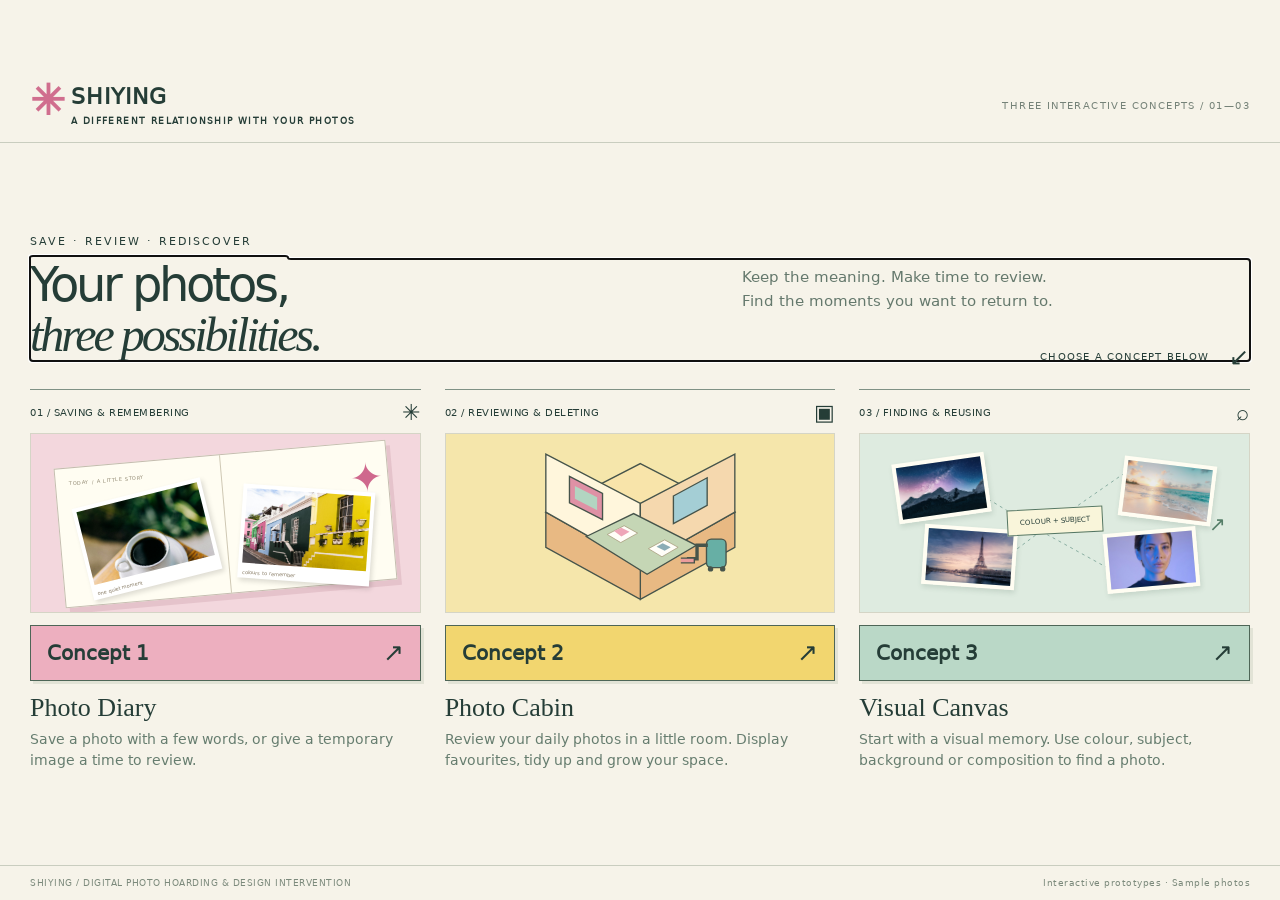
<file: shiying-concepts/index.html>
<!doctype html>
<html lang="en">
<head>
  <meta charset="utf-8"><meta name="google" content="notranslate"><meta name="viewport" content="width=device-width,initial-scale=1,viewport-fit=cover">
  <meta name="theme-color" content="#f6f3e9">
  <meta name="description" content="Explore three interactive concepts for saving, reviewing and rediscovering your photos.">
  <title>Shiying · Three photo experiences</title>
  <link rel="stylesheet" href="style.css?v=20261123-air4">
</head>
<body>
  <main id="home-view">
    <header class="home-header"><a href="#" class="brand" aria-label="Shiying home"><span class="brand-mark">✳</span> SHIYING<span class="brand-sub">A DIFFERENT RELATIONSHIP WITH YOUR PHOTOS</span></a><span class="header-note">THREE INTERACTIVE CONCEPTS / 01—03</span></header>
    <section class="intro" aria-labelledby="home-title"><span class="eyebrow">SAVE · REVIEW · REDISCOVER</span><h1 id="home-title" tabindex="-1">Your photos,<br><em>three possibilities.</em></h1><p>Keep the meaning. Make time to review.<br>Find the moments you want to return to.</p><span class="start-note">CHOOSE A CONCEPT BELOW <span aria-hidden="true">↙</span></span></section>
    <section class="concepts" aria-label="Choose a concept">
      <article class="concept diary">
        <div class="card-top"><span>01 / SAVING & REMEMBERING</span><span aria-hidden="true">✳</span></div>
        <div class="concept-art diary-art" aria-hidden="true"><div class="mini-book"><span class="book-date">TODAY / A LITTLE STORY</span><div class="polaroid p-one"><img src="../shiying-diary-pop/assets/coffee.jpg" alt=""><span>one quiet moment</span></div><div class="polaroid p-two"><img src="../shiying-diary-pop/assets/street.jpg" alt=""><span>colours to remember</span></div><span class="book-star">✦</span><span class="book-lines"></span></div></div>
        <a class="concept-button" href="#concept-1">Concept 1 <span aria-hidden="true">↗</span></a>
        <h2>Photo Diary</h2><p class="concept-description">Save a photo with a few words, or give a temporary image a time to review.</p>
      </article>
      <article class="concept cabin">
        <div class="card-top"><span>02 / REVIEWING & DELETING</span><span aria-hidden="true">▣</span></div>
        <div class="concept-art room-art" aria-hidden="true"><svg viewBox="0 0 360 240"><path d="M180 32 320 104 180 183 40 104Z" fill="#f8e4aa" stroke="#46544b" stroke-width="2"/><path d="M40 104v52l140 77v-50ZM320 104v52l-140 77v-50Z" fill="#e8b983" stroke="#46544b" stroke-width="2"/><path d="M40 104V18L180 91v92Z" fill="#fff6dc" stroke="#46544b" stroke-width="2"/><path d="M180 91 320 18v86l-140 79Z" fill="#f5d8ae" stroke="#46544b" stroke-width="2"/><path d="m75 51 49 25v39L75 90Z" fill="#df91a5" stroke="#46544b" stroke-width="2"/><path d="m83 65 33 17v19L83 84Z" fill="#b2d5c1"/><path d="m229 80 50-27v41l-50 27Z" fill="#a4ced5" stroke="#46544b" stroke-width="2"/><path d="m100 140 70-34 93 47-73 43Z" fill="#c5d6b5" stroke="#46544b" stroke-width="2"/><path d="m131 137 25-13 20 11-25 14Z" fill="#fffef8" stroke="#a09170"/><path d="m192 158 24-13 20 11-24 14Z" fill="#fffef8" stroke="#a09170"/><path d="m141 132 11-5 12 6-12 7Z" fill="#eea6b8"/><path d="m204 155 9-5 12 6-9 5Z" fill="#8badb6"/><g transform="translate(278 144)"><rect x="0" y="0" width="29" height="42" rx="7" fill="#67afa5" stroke="#46544b" stroke-width="2"/><path d="M2 9H-14V29H-29" fill="none" stroke="#46544b" stroke-width="5"/><path d="M-38 28h20v7h-20" fill="#ec9c9c" stroke="#46544b" stroke-width="2"/><circle cx="6" cy="44" r="4" fill="#46544b"/><circle cx="24" cy="44" r="4" fill="#46544b"/></g></svg></div>
        <a class="concept-button" href="#concept-2">Concept 2 <span aria-hidden="true">↗</span></a>
        <h2>Photo Cabin</h2><p class="concept-description">Review your daily photos in a little room. Display favourites, tidy up and grow your space.</p>
      </article>
      <article class="concept canvas">
        <div class="card-top"><span>03 / FINDING & REUSING</span><span aria-hidden="true">⌕</span></div>
        <div class="concept-art canvas-art" aria-hidden="true"><svg class="connection-lines" viewBox="0 0 360 240"><path d="m45 60 117 71L280 49M162 131l116 64M162 131l-89 66" stroke="#6c988c" fill="none" stroke-dasharray="4 5"/></svg><img class="tile t1" src="../shiying-visual-canvas/assets/p0.jpg" alt=""><img class="tile t2" src="../shiying-visual-canvas/assets/p3.jpg" alt=""><img class="tile t3" src="../shiying-visual-canvas/assets/p4.jpg" alt=""><img class="tile t4" src="../shiying-visual-canvas/assets/p21.jpg" alt=""><span class="visual-clue">COLOUR + SUBJECT</span><span class="canvas-target">↗</span></div>
        <a class="concept-button" href="#concept-3">Concept 3 <span aria-hidden="true">↗</span></a>
        <h2>Visual Canvas</h2><p class="concept-description">Start with a visual memory. Use colour, subject, background or composition to find a photo.</p>
      </article>
    </section>
    <footer class="home-footer"><span>SHIYING / DIGITAL PHOTO HOARDING & DESIGN INTERVENTION</span><span>Interactive prototypes · Sample photos</span></footer>
  </main>
  <section id="experience-view" hidden aria-label="Interactive concept">
    <header class="experience-bar"><a class="home-button" href="#">← All concepts</a><span class="experience-name" id="experience-name"></span><span id="load-status" role="status"></span><button id="reset-concept" type="button">↻ Reset this concept</button></header>
    <p id="experience-message" class="experience-message" role="status" hidden></p>
    <iframe id="concept-frame" title="Concept experience" allow="web-share" referrerpolicy="strict-origin-when-cross-origin"></iframe>
    <noscript><p>Please enable JavaScript to switch between the three prototypes.</p></noscript>
  </section>
  <script src="hub.js?v=20261123-air4"></script><script src="idle.js?v=1"></script><script src="app.js?v=20261123-air4"></script>
</body></html>
</file>
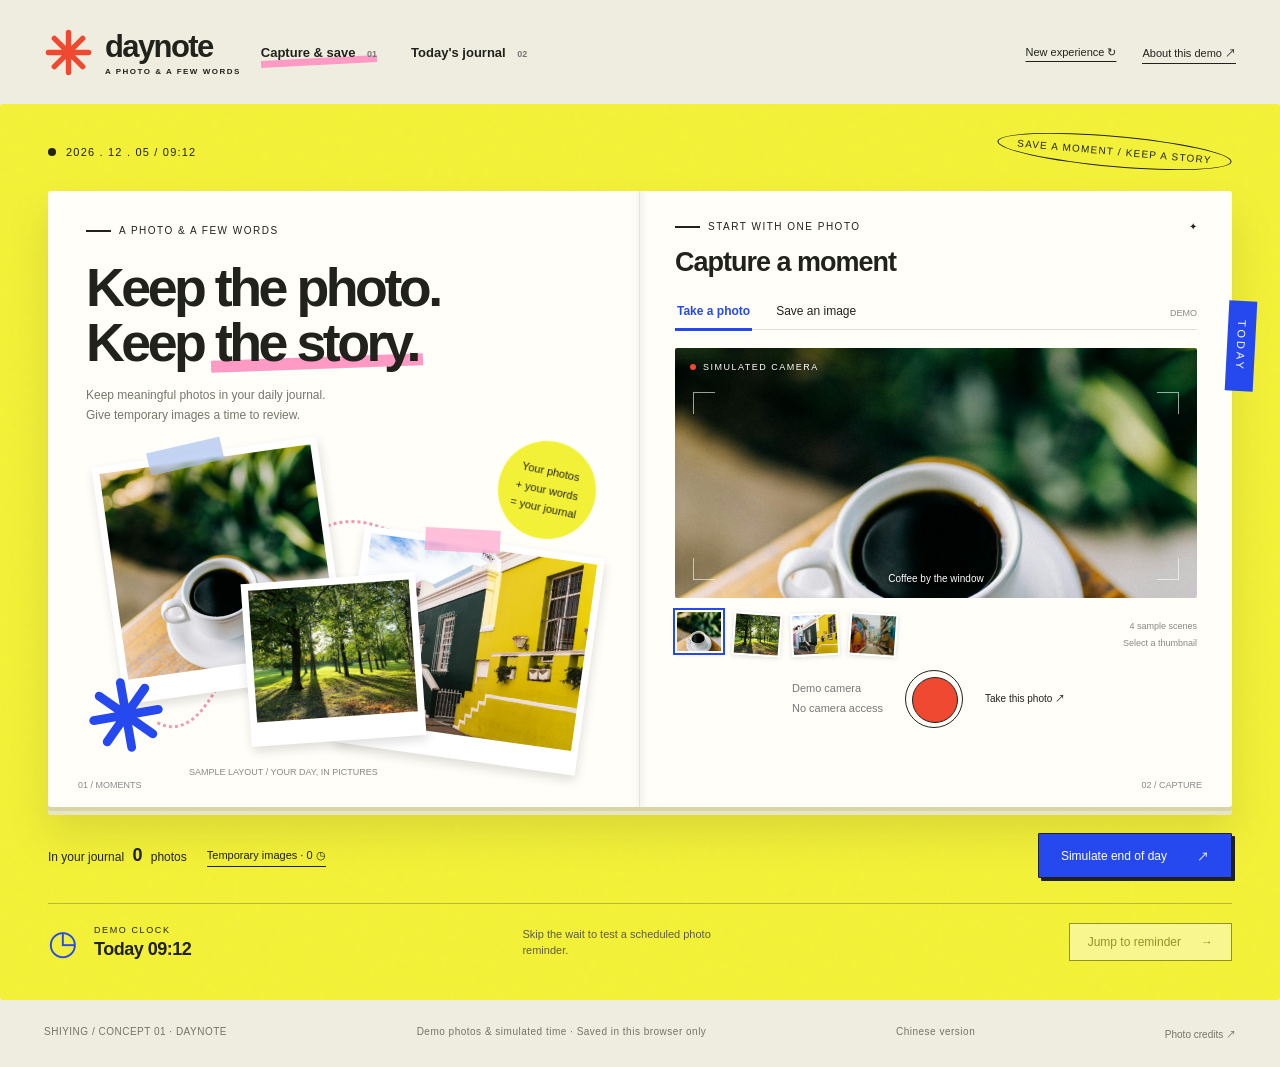
<file: shiying-diary-pop/index.html>
<!doctype html><html lang="en"><head><base href="./en/"><meta charset="utf-8"><meta name="viewport" content="width=device-width,initial-scale=1"><meta name="theme-color" content="#f3f137"><meta name="description" content="Keep a photo and a few words. Give temporary images a review time, and turn meaningful moments into a daily journal."><title>Daynote · A photo & a few words</title><link rel="stylesheet" href="../style.css"><link rel="stylesheet" href="../refinements.css?v=20261117"><link rel="stylesheet" href="english.css"></head><body>
<header class="topbar"><button class="brand" data-action="home" aria-label="Daynote home"><span class="brand-flower">✳</span><span>daynote<small>A PHOTO & A FEW WORDS</small></span></button><nav aria-label="Main navigation"><button data-action="home" id="nav-home">Capture & save <span>01</span></button><button data-action="journal" id="nav-journal">Today's journal <span>02</span></button></nav><button class="about-link" data-action="about">About this demo ↗</button></header>
<main id="app"></main><footer class="site-footer"><span>SHIYING / CONCEPT 01 · DAYNOTE</span><span>Demo photos & simulated time · Saved in this browser only</span><a href="../zh/">Chinese version</a><button data-action="credits">Photo credits ↗</button></footer>
<div id="toast" role="status" aria-live="polite"></div><dialog id="info"><button class="close-dialog" data-action="close-info" aria-label="Close information">×</button><div id="info-content"></div></dialog>
<dialog id="review-dialog" aria-labelledby="reminder-heading" aria-describedby="reminder-description"></dialog>
<script src="model.js"></script><script src="app.js?v=20261117"></script><script src="../share-reset.js?v=20261117"></script></body></html>
</file>
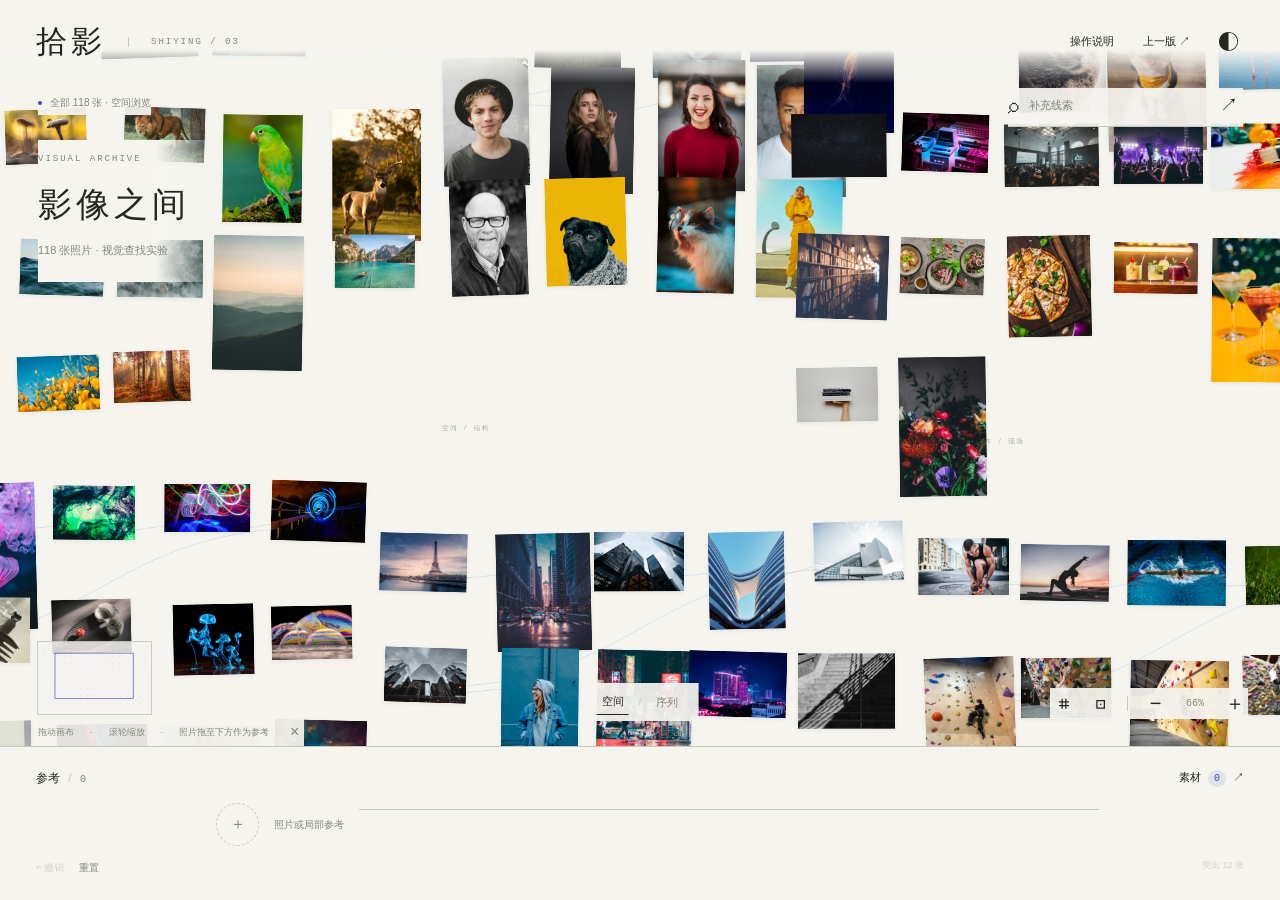
<file: shiying-visual-canvas/index.html>
<!doctype html>
<html lang="zh-CN"><head><meta charset="utf-8"><meta name="viewport" content="width=device-width,initial-scale=1,viewport-fit=cover"><title>拾影 · 视觉画布</title><meta name="description" content="通过视觉线索渐进查找照片的交互实验。"><link rel="stylesheet" href="canvas.css"></head>
<body>
<header><a class="brand" href="#" aria-label="拾影，返回总览">拾影<span>SHIYING / 03</span></a><nav><button id="helpBtn">操作说明</button><a href="https://shiying-recall-test.purple-pin-1706.chatgpt.site/" target="_blank" rel="noopener">上一版 ↗</a><button id="themeBtn" aria-label="切换深浅背景">◐</button></nav></header>
<main id="viewport" aria-label="可拖动和缩放的照片画布" tabindex="0">
 <div id="world"><svg id="links" viewBox="0 0 2800 1800" aria-hidden="true"></svg><div id="photos"></div><div id="fieldLabels" aria-hidden="true"></div></div>
 <div id="selectionRect" hidden></div>
 <div class="canvas-title" id="canvasTitle"><span class="eyebrow">VISUAL ARCHIVE</span><h1>影像之间</h1><p><b id="totalCount">118</b> 张照片 · 视觉查找实验</p></div>
 <div class="status-line"><i></i><span id="status" role="status">全部影像</span></div>
 <form id="searchForm" autocomplete="off"><span aria-hidden="true">⌕</span><input id="query" aria-label="补充文字线索" placeholder="补充线索" maxlength="160"><button type="submit" aria-label="添加文字线索">↗</button></form>
 <div class="viewtools"><button id="spaceBtn" class="active" aria-pressed="true">空间</button><span>/</span><button id="stripBtn" aria-pressed="false">序列</button><button id="focusBtn" hidden>相关影像 ↗</button></div>
 <div id="inspector" hidden><div class="inspect-top"><span id="photoId"></span><button id="closeInspector" aria-label="关闭照片详情">×</button></div><div id="inspectFrame"><img id="inspectPhoto" alt=""><div class="corner tl"></div><div class="corner tr"></div><div class="corner bl"></div><div class="corner br"></div><div id="handles"></div></div><div id="photoReason"></div><div class="inspect-actions"><button id="wholeRef">＋ 整体参考</button><button id="dismissBtn">排除本张</button><button id="saveBtn">选入素材</button></div><div class="inspect-caption"><span id="photoTitle"></span><button id="showSource" aria-label="查看照片标签和来源">ⓘ</button></div></div>
 <div id="dropGhost" hidden></div>
 <div id="discardZone" aria-label="拖到此处排除本张">−<small>排除本张</small></div>
 <aside id="minimap" aria-label="画布导航缩略图"><svg viewBox="0 0 2800 1800" id="miniSvg"></svg></aside>
 <div class="zoomtools"><button id="lassoBtn" aria-label="圈选局部查看" title="圈选局部查看 · L" aria-pressed="false">⌗</button><button id="fitBtn" aria-label="总览所有照片" title="总览 · 0">⊡</button><span class="zoom-divider"></span><button id="zoomOut" aria-label="缩小">−</button><span id="zoomLevel">100%</span><button id="zoomIn" aria-label="放大">＋</button></div>
 <div id="hint"><span>拖动画布</span><span>滚轮缩放</span><span>照片拖至下方作为参考</span><button id="hideHint" aria-label="隐藏操作提示">×</button></div>
</main>
<footer id="tray" aria-label="已保留的查找线索"><div class="tray-head"><span>参考<span class="slash"> / </span><b id="signalCount">0</b></span><div><button id="undoBtn" disabled aria-label="撤销上一步线索">↶ 撤销</button><button id="resetBtn">重置</button></div></div><div id="trail"><div id="emptyTrail"><span class="empty-ring">＋</span><span>照片或局部参考</span></div></div><div class="tray-tail"><button id="savedBtn">素材 <b id="savedCount">0</b> ↗</button><button id="scopeBtn" title="切换突出范围">突出 <span id="scopeCount">12</span> 张</button></div></footer>
<div id="toast" role="status"></div>
<dialog id="helpDialog"><button class="close" data-close aria-label="关闭操作说明">×</button><span class="eyebrow">INTERACTION NOTES</span><h2>操作说明</h2><ol><li>拖动空白区域平移，滚轮或右下角按钮缩放。</li><li>把照片拖到下方参考区，相关影像会突出，其他影像仍留在画布上。</li><li>点开照片，拖动四个控点，分别借用颜色、背景、主体或构图。也可以直接点控点添加。</li><li>参考缩略图的「＋／−」可切换接近或远离这类特征；× 移除线索。文字条件可点按调整。</li><li>「空间／序列」只改变浏览布局，不会清空已确认的线索。</li></ol><p class="disclosure">这是118张照片的交互实验。检索依据人工视觉标签，不是实时 AI；没有给目标照片额外加分。淡出不代表删除，素材选择不会改动原文件。大量照片下的准确率与性能尚未验证。</p><button id="helpStart" class="plain-cta">开始使用 ↗</button></dialog>
<dialog id="savedDialog"><button class="close" data-close aria-label="关闭素材">×</button><span class="eyebrow">SELECTION</span><h2>已选素材 <span id="savedTotal">0</span></h2><div id="savedGrid"></div><p class="disclosure">只记录本次选片，不会删除或整理原文件。</p></dialog>
<dialog id="sourceDialog"><button class="close" data-close aria-label="关闭影像信息">×</button><span class="eyebrow">PHOTO INFORMATION</span><h2 id="sourceTitle"></h2><div id="sourceTags"></div><a id="sourceLink" target="_blank" rel="noopener">查看来源 ↗</a></dialog>
<script src="base-tags.js"></script><script src="base-sources.js"></script><script src="recall-data.js"></script><script src="engine.js"></script><script src="canvas.js"></script>
</body></html>
</file>
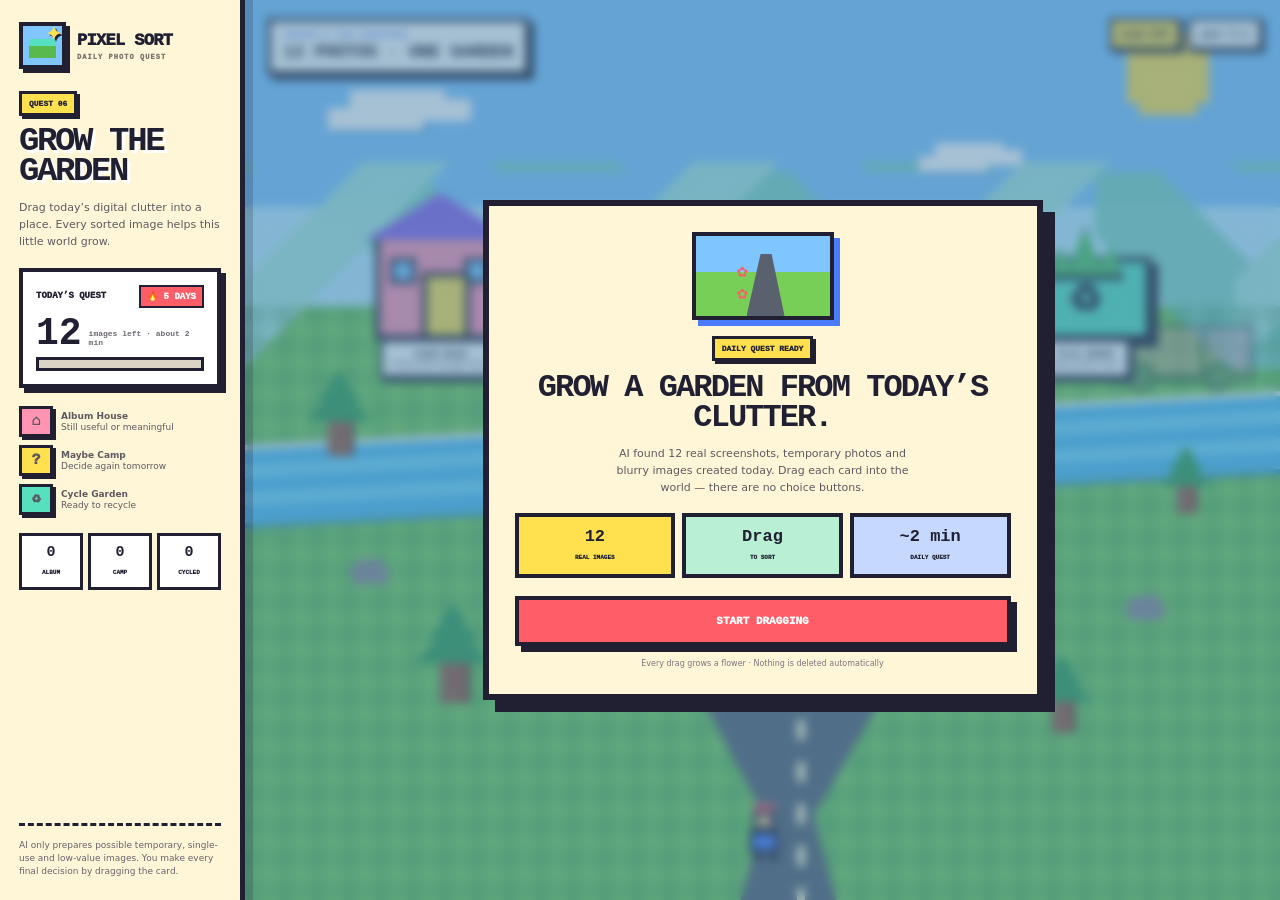
<file: sortworks/index.html>
<!doctype html>
<html lang="en">
<head>
  <meta charset="utf-8">
  <meta name="viewport" content="width=device-width, initial-scale=1, viewport-fit=cover">
  <meta name="theme-color" content="#78d45e">
  <meta name="description" content="A bright pixel-art drag-and-sort game for a two-minute daily photo cleanup habit.">
  <title>Pixel Sort Quest — Daily Photo Adventure</title>
  <style>
    :root{
      --ink:#202032;
      --sky:#7fc6ff;
      --sky2:#bcecff;
      --grass:#77cf58;
      --grass2:#59b94d;
      --road:#59606e;
      --cream:#fff8db;
      --red:#ff5d67;
      --pink:#ff95b3;
      --yellow:#ffe04f;
      --blue:#4b7cff;
      --mint:#56e0bd;
      --purple:#8b63e9;
      --brown:#9a5c42;
      --px:4px;
      --shadow:6px 6px 0 var(--ink);
    }
    *{box-sizing:border-box}
    html{background:#5fae4e}
    body{
      margin:0;
      min-height:100vh;
      overflow-x:hidden;
      color:var(--ink);
      background:#5fae4e;
      font-family:"Courier New",ui-monospace,monospace;
      -webkit-font-smoothing:none;
    }
    button{font:inherit}
    [hidden]{display:none!important}

    .app{width:min(1500px,100%);min-height:100vh;margin:0 auto;display:grid;grid-template-columns:245px minmax(0,1fr);background:var(--grass)}
    .rail{position:relative;z-index:50;min-height:100vh;padding:22px 19px;border-right:5px solid var(--ink);background:#fff6d8;box-shadow:8px 0 0 rgba(32,32,50,.2);display:flex;flex-direction:column;gap:18px}
    .brand{display:flex;align-items:center;gap:11px;font-weight:1000;font-size:17px;letter-spacing:-.04em;text-transform:uppercase}
    .brand-icon{width:47px;height:47px;position:relative;border:4px solid var(--ink);background:var(--sky);box-shadow:4px 4px 0 var(--ink)}
    .brand-icon::before{content:"";position:absolute;left:6px;right:6px;bottom:7px;height:12px;background:var(--grass2);box-shadow:0 -7px 0 var(--mint)}
    .brand-icon::after{content:"✦";position:absolute;right:2px;top:-8px;color:var(--yellow);font-size:24px;text-shadow:2px 2px 0 var(--ink)}
    .brand small{display:block;margin-top:3px;color:#77706b;font-size:7px;letter-spacing:.15em}
    .quest-title{margin-top:4px}
    .kicker{display:inline-block;padding:5px 7px;border:3px solid var(--ink);background:var(--yellow);box-shadow:3px 3px 0 var(--ink);font-size:8px;font-weight:1000;text-transform:uppercase}
    h1{margin:11px 0 0;font-size:34px;line-height:.88;letter-spacing:-.07em;text-transform:uppercase;text-shadow:3px 3px 0 #fff}
    .quest-title p{margin:12px 0 0;color:#5e5961;font-family:ui-sans-serif,system-ui,sans-serif;font-size:11px;line-height:1.55}
    .daily{padding:13px;border:4px solid var(--ink);background:#fff;box-shadow:5px 5px 0 var(--ink)}
    .daily-head{display:flex;align-items:center;justify-content:space-between;gap:8px;font-size:9px;font-weight:1000;text-transform:uppercase}
    .streak{padding:4px 6px;border:2px solid var(--ink);background:var(--red);color:#fff}
    .daily-count{margin:12px 0 9px;display:flex;align-items:end;gap:7px}.daily-count strong{font-size:38px;line-height:.75}.daily-count span{padding-bottom:1px;color:#6d6771;font-size:8px;font-weight:900}
    .bar{height:14px;border:3px solid var(--ink);background:#d9d4c6}.bar i{display:block;width:0;height:100%;background:repeating-linear-gradient(90deg,var(--yellow) 0 10px,#ffb534 10px 20px);transition:width .35s steps(6)}
    .legend{display:grid;gap:8px}
    .legend-row{display:grid;grid-template-columns:34px 1fr;align-items:center;gap:8px;color:#5e5961;font-family:ui-sans-serif,system-ui,sans-serif;font-size:9px;line-height:1.25}
    .legend-icon{width:34px;height:31px;display:grid;place-items:center;border:3px solid var(--ink);background:var(--pink);box-shadow:3px 3px 0 var(--ink);font-family:"Courier New",monospace;font-size:15px;font-weight:1000}
    .legend-row:nth-child(2) .legend-icon{background:var(--yellow)}.legend-row:nth-child(3) .legend-icon{background:var(--mint)}
    .stats{display:grid;grid-template-columns:repeat(3,1fr);gap:5px}.stat{padding:8px 3px;border:3px solid var(--ink);background:#fff;text-align:center}.stat b{display:block;font-size:15px}.stat span{font-size:6px;font-weight:1000;text-transform:uppercase}
    .rail-note{margin-top:auto;padding-top:13px;border-top:3px dashed var(--ink);color:#69626c;font-family:ui-sans-serif,system-ui,sans-serif;font-size:9px;line-height:1.45}

    .world{min-width:0;min-height:100vh;position:relative;overflow:hidden;isolation:isolate;background:linear-gradient(var(--sky) 0 23%,var(--sky2) 23% 34%,var(--grass) 34%)}
    .scanlines{position:absolute;z-index:90;inset:0;pointer-events:none;background:repeating-linear-gradient(180deg,rgba(255,255,255,.025) 0 2px,rgba(32,32,50,.025) 2px 4px);mix-blend-mode:multiply}
    .sun{position:absolute;z-index:0;right:8%;top:5%;width:58px;height:58px;background:var(--yellow);box-shadow:
      -12px 0 0 var(--yellow),12px 0 0 var(--yellow),0 -12px 0 var(--yellow),0 12px 0 var(--yellow),
      4px 4px 0 rgba(32,32,50,.2)}
    .cloud{position:absolute;z-index:1;width:95px;height:22px;background:#fff;box-shadow:22px -18px 0 #fff,48px -9px 0 #fff,4px 4px 0 rgba(43,91,126,.18)}
    .cloud.a{left:8%;top:12%}.cloud.b{right:27%;top:17%;transform:scale(.72)}
    .mountains{position:absolute;z-index:0;left:0;right:0;top:18%;height:23%;background:
      linear-gradient(135deg,transparent 22%,#a9e8dd 22% 38%,transparent 38%) 0 0/330px 100%,
      linear-gradient(45deg,transparent 25%,#80d5c1 25% 47%,transparent 47%) 110px 10px/370px 100%;
      opacity:.95}
    .ground-grid{position:absolute;z-index:0;inset:34% 0 0;background:
      linear-gradient(90deg,rgba(44,132,69,.16) 50%,transparent 50%) 0 0/32px 32px,
      linear-gradient(rgba(44,132,69,.14) 50%,transparent 50%) 0 0/32px 32px}
    .road{position:absolute;z-index:1;left:38%;top:27%;width:32%;height:86%;background:var(--road);clip-path:polygon(30% 0,69% 0,60% 13%,78% 27%,62% 42%,76% 57%,53% 74%,69% 100%,21% 100%,38% 74%,18% 58%,37% 41%,21% 27%,39% 13%);filter:drop-shadow(5px 0 0 #3f4551)}
    .road::after{content:"";position:absolute;left:49%;top:2%;width:8px;height:88%;background:repeating-linear-gradient(180deg,#fff6c9 0 20px,transparent 20px 42px);transform:translateX(-50%)}
    .river{position:absolute;z-index:1;left:-4%;right:-4%;top:47%;height:73px;background:repeating-linear-gradient(180deg,#4cbdf1 0 14px,#72d7fa 14px 28px);transform:rotate(-3deg);box-shadow:0 -5px 0 #fff,0 5px 0 #2e90c3}
    .bridge{position:absolute;z-index:3;left:42%;top:43%;width:24%;height:105px;background:repeating-linear-gradient(90deg,#d8a755 0 18px,#99663e 18px 23px);transform:rotate(-2deg);box-shadow:0 5px 0 #66402f}

    .top-title{position:absolute;z-index:12;left:22px;top:18px;padding:9px 12px 8px;border:4px solid var(--ink);background:#fff;box-shadow:5px 5px 0 var(--ink);font-weight:1000;text-transform:uppercase}
    .top-title span{display:block;color:var(--blue);font-size:7px;letter-spacing:.14em}.top-title strong{display:block;margin-top:2px;font-size:19px;letter-spacing:-.05em}
    .hud{position:absolute;z-index:12;right:18px;top:18px;display:flex;gap:7px}.hud-item{padding:7px 9px;border:3px solid var(--ink);background:#fff;box-shadow:3px 3px 0 var(--ink);font-size:8px;font-weight:1000;text-transform:uppercase}.hud-item b{font-size:11px}.hud-item:first-child{background:var(--yellow)}

    .destinations{position:absolute;z-index:20;left:4%;right:4%;top:11%;height:31%;display:grid;grid-template-columns:repeat(3,1fr);gap:15px;pointer-events:none}
    .destination{min-width:0;position:relative;display:flex;align-items:flex-end;justify-content:center;padding-bottom:4px;pointer-events:auto}
    .destination .label{position:absolute;z-index:5;left:50%;bottom:0;transform:translateX(-50%);width:max-content;max-width:98%;padding:7px 9px;border:3px solid var(--ink);background:#fff;box-shadow:4px 4px 0 var(--ink);font-size:8px;font-weight:1000;text-align:center;text-transform:uppercase;transition:transform .15s,background .15s}
    .destination .label small{display:block;margin-top:2px;color:#69616f;font-family:ui-sans-serif,system-ui,sans-serif;font-size:7px;font-weight:800;text-transform:none}
    .destination.active .label{background:var(--yellow);transform:translateX(-50%) translateY(-6px) scale(1.06)}
    .building{position:absolute;left:50%;bottom:38px;transform:translateX(-50%);image-rendering:pixelated}
    .keep-house{width:130px;height:105px;border:5px solid var(--ink);background:var(--pink);box-shadow:7px 7px 0 var(--ink)}
    .keep-house::before{content:"";position:absolute;left:-15px;right:-15px;top:-47px;height:47px;background:var(--purple);clip-path:polygon(50% 0,100% 100%,0 100%);filter:drop-shadow(0 -5px 0 var(--ink))}
    .keep-house::after{content:"";position:absolute;left:42px;bottom:0;width:38px;height:58px;border:5px solid var(--ink);border-bottom:0;background:var(--yellow)}
    .window-pixel{position:absolute;top:18px;width:26px;height:26px;border:4px solid var(--ink);background:var(--sky)}.window-pixel.a{left:10px}.window-pixel.b{right:10px}
    .camp{width:145px;height:92px;background:var(--yellow);clip-path:polygon(50% 0,100% 100%,0 100%);filter:drop-shadow(0 6px 0 var(--ink)) drop-shadow(-5px 0 0 var(--ink)) drop-shadow(5px 0 0 var(--ink))}
    .camp::before{content:"";position:absolute;left:62px;bottom:0;width:32px;height:54px;background:var(--orange);clip-path:polygon(50% 0,100% 100%,0 100%)}
    .camp::after{content:"?";position:absolute;left:60px;top:15px;font-size:28px;font-weight:1000}
    .garden{width:132px;height:83px;border:5px solid var(--ink);background:var(--mint);box-shadow:7px 7px 0 var(--ink)}
    .garden::before{content:"";position:absolute;left:22px;right:22px;top:-36px;height:44px;border:5px solid var(--ink);background:var(--green,#4fc366);clip-path:polygon(0 100%,16% 38%,32% 70%,50% 0,68% 70%,84% 38%,100% 100%)}
    .garden::after{content:"♻";position:absolute;inset:0;display:grid;place-items:center;font-family:Arial,sans-serif;font-size:38px;font-weight:900}

    .tree{position:absolute;z-index:4;width:22px;height:51px;background:var(--brown);box-shadow:4px 0 0 #71402e}
    .tree::before{content:"";position:absolute;left:-28px;top:-35px;width:78px;height:62px;background:#329f51;clip-path:polygon(50% 0,66% 24%,59% 24%,80% 50%,68% 50%,92% 83%,8% 83%,32% 50%,20% 50%,41% 24%,34% 24%);filter:drop-shadow(4px 4px 0 #176b42)}
    .tree.t1{left:8%;top:45%}.tree.t2{right:8%;top:52%;transform:scale(.78)}.tree.t3{left:19%;top:72%;transform:scale(1.15)}.tree.t4{right:20%;top:76%;transform:scale(.9)}
    .rock{position:absolute;z-index:3;width:42px;height:26px;background:#8c8a91;clip-path:polygon(15% 100%,0 55%,22% 12%,76% 0,100% 65%,88% 100%);filter:drop-shadow(4px 4px 0 #5d5c65)}.rock.r1{left:10%;top:62%}.rock.r2{right:11%;top:66%}
    .flowers{position:absolute;z-index:8;inset:0;pointer-events:none}.flower{position:absolute;width:8px;height:8px;background:var(--yellow);opacity:0;transform:scale(0);transition:opacity .25s,transform .25s steps(3);box-shadow:-8px 0 0 var(--pink),8px 0 0 var(--red),0 -8px 0 #fff,0 8px 0 var(--blue)}
    .flower.on{opacity:1;transform:scale(1)}.flower:nth-child(1){left:13%;top:51%}.flower:nth-child(2){left:29%;top:44%}.flower:nth-child(3){right:31%;top:48%}.flower:nth-child(4){right:13%;top:44%}.flower:nth-child(5){left:9%;top:68%}.flower:nth-child(6){left:25%;top:62%}.flower:nth-child(7){right:25%;top:64%}.flower:nth-child(8){right:8%;top:72%}.flower:nth-child(9){left:14%;top:83%}.flower:nth-child(10){left:31%;top:78%}.flower:nth-child(11){right:29%;top:84%}.flower:nth-child(12){right:11%;top:88%}

    .hero{--step:0;position:absolute;z-index:24;left:50%;bottom:5%;width:34px;height:44px;transform:translateX(-50%) translateY(calc(var(--step) * -34px));transition:transform .42s steps(4)}
    .hero-head{position:absolute;left:7px;top:0;width:22px;height:20px;border:4px solid var(--ink);background:#f0bd8b;box-shadow:0 -7px 0 var(--red)}
    .hero-body{position:absolute;left:3px;top:20px;width:30px;height:22px;border:4px solid var(--ink);background:var(--blue)}
    .hero-body::after{content:"";position:absolute;left:2px;bottom:-12px;width:7px;height:11px;background:var(--ink);box-shadow:15px 0 0 var(--ink)}
    .fountain{position:absolute;z-index:6;left:50%;top:51%;width:105px;height:40px;border:5px solid var(--ink);background:#b9b5b2;box-shadow:0 7px 0 #77757b;transform:translateX(-50%);opacity:.45;transition:opacity .35s}
    .fountain::before{content:"";position:absolute;left:37px;top:-43px;width:23px;height:45px;border:4px solid var(--ink);background:var(--sky);box-shadow:-17px 10px 0 var(--sky),17px 10px 0 var(--sky)}
    .world.stage1 .fountain{opacity:1}.world.stage1 .fountain::before{animation:water .7s steps(2) infinite alternate}@keyframes water{to{transform:translateY(-5px)}}
    .truck{position:absolute;z-index:7;right:6%;top:36%;width:112px;height:55px;border:5px solid var(--ink);background:var(--pink);box-shadow:5px 5px 0 var(--ink);opacity:.35;transition:opacity .35s,transform .35s steps(3)}
    .truck::before{content:"";position:absolute;right:-42px;bottom:-5px;width:45px;height:45px;border:5px solid var(--ink);background:var(--pink)}
    .truck::after{content:"";position:absolute;left:12px;bottom:-19px;width:22px;height:22px;border:5px solid var(--ink);border-radius:50%;background:#64646d;box-shadow:80px 0 0 -5px #64646d,80px 0 0 0 var(--ink)}
    .world.stage2 .truck{opacity:1;transform:translateX(-8px)}.truck-flower{position:absolute;left:10px;top:-23px;font-size:30px;opacity:0}.world.stage2 .truck-flower{opacity:1}
    .rainbow{position:absolute;z-index:2;left:50%;top:25%;width:310px;height:145px;border:20px solid var(--red);border-bottom:0;border-radius:180px 180px 0 0;transform:translateX(-50%) scale(.7);opacity:0;box-shadow:inset 0 18px 0 var(--yellow),inset 0 36px 0 var(--mint),inset 0 54px 0 var(--blue);transition:opacity .5s,transform .5s steps(4)}.world.complete .rainbow{opacity:.8;transform:translateX(-50%) scale(1)}

    .candidate{width:246px;position:absolute;z-index:55;left:50%;bottom:45px;overflow:hidden;border:5px solid var(--ink);background:#fff;box-shadow:8px 8px 0 var(--ink);touch-action:none;user-select:none;transform:translateX(-50%);transition:opacity .2s,transform .2s;cursor:grab}
    .candidate.dragging{transition:none;cursor:grabbing;box-shadow:12px 12px 0 var(--ink)}
    .photo-wrap{height:175px;position:relative;overflow:hidden;background:#ddd}
    .photo-wrap img{width:100%;height:100%;display:block;object-fit:cover}.photo-wrap.blurry img{filter:blur(8px);transform:scale(1.12)}
    .statusbar{position:absolute;z-index:3;left:0;right:0;top:0;padding:7px 9px;display:flex;justify-content:space-between;color:#fff;background:linear-gradient(rgba(0,0,0,.72),transparent);font-size:7px;font-weight:1000;text-shadow:1px 1px 0 #000}
    .type{position:absolute;z-index:4;right:7px;bottom:7px;padding:4px 6px;border:3px solid var(--ink);background:var(--yellow);font-size:7px;font-weight:1000;text-transform:uppercase}
    .card-body{padding:10px 11px 11px}
    .card-title{display:flex;align-items:flex-start;justify-content:space-between;gap:6px}.card-title strong{font-size:11px;line-height:1.1}.ai{padding:4px 5px;border:2px solid var(--ink);background:var(--red);color:#fff;font-size:6px;font-weight:1000;white-space:nowrap}
    .card-body p{margin:6px 0 0;color:#68616c;font-family:ui-sans-serif,system-ui,sans-serif;font-size:8px;line-height:1.35}
    .drag-call{margin-top:8px;padding:7px 5px;border:3px dashed var(--blue);background:#eaf1ff;color:var(--blue);font-size:7px;font-weight:1000;text-align:center;text-transform:uppercase}
    .toast{position:absolute;z-index:75;left:50%;top:45%;transform:translate(-50%,-8px);padding:9px 12px;border:4px solid var(--ink);background:#fff;box-shadow:5px 5px 0 var(--ink);font-size:9px;font-weight:1000;opacity:0;pointer-events:none;transition:.2s}.toast.show{opacity:1;transform:translate(-50%,0)}
    .reward{position:absolute;z-index:76;left:52%;top:50%;color:var(--yellow);font-size:25px;font-weight:1000;text-shadow:3px 3px 0 var(--ink);opacity:0;pointer-events:none}.reward.show{animation:reward .7s steps(5)}@keyframes reward{0%{opacity:0;transform:translateY(20px) scale(.5)}35%{opacity:1}100%{opacity:0;transform:translateY(-35px) scale(1.2)}}

    .overlay{position:absolute;z-index:100;inset:0;display:grid;place-items:center;padding:18px;background:rgba(73,128,168,.48);backdrop-filter:blur(5px)}
    .modal{width:min(560px,100%);padding:26px;border:6px solid var(--ink);background:#fff6d8;box-shadow:12px 12px 0 var(--ink);text-align:center}
    .pixel-scene{width:142px;height:88px;margin:0 auto 16px;position:relative;border:4px solid var(--ink);background:linear-gradient(var(--sky) 0 45%,var(--grass) 45%);box-shadow:6px 6px 0 var(--blue)}
    .pixel-scene::before{content:"";position:absolute;left:51px;bottom:0;width:38px;height:62px;background:var(--road);clip-path:polygon(37% 0,66% 0,100% 100%,0 100%)}
    .pixel-scene::after{content:"✿  ✿";position:absolute;left:8px;right:8px;bottom:12px;color:var(--red);font-size:18px;letter-spacing:40px}
    .modal .kicker{margin-bottom:12px}.modal h2{margin:0;font-size:32px;line-height:.95;letter-spacing:-.06em;text-transform:uppercase}.modal p{max-width:45ch;margin:11px auto 17px;color:#5e5961;font-family:ui-sans-serif,system-ui,sans-serif;font-size:11px;line-height:1.55}
    .features{display:grid;grid-template-columns:repeat(3,1fr);gap:7px;margin-bottom:18px}.feature{padding:10px 5px;border:4px solid var(--ink);background:var(--yellow)}.feature:nth-child(2){background:#b9f0d3}.feature:nth-child(3){background:#c7d8ff}.feature b{display:block;font-size:17px}.feature span{font-size:6px;font-weight:1000;text-transform:uppercase}
    .primary{width:100%;min-height:50px;border:4px solid var(--ink);background:var(--red);box-shadow:6px 6px 0 var(--ink);color:#fff;font-size:11px;font-weight:1000;text-transform:uppercase;cursor:pointer}.primary:hover{transform:translateY(-3px)}.primary:active{transform:translateY(4px);box-shadow:2px 2px 0 var(--ink)}
    .micro{margin-top:13px;color:#7c747c;font-family:ui-sans-serif,system-ui,sans-serif;font-size:8px}.result-grid{display:grid;grid-template-columns:repeat(3,1fr);gap:7px;margin:15px 0}.result-grid div{padding:9px;border:3px solid var(--ink);background:#fff}.result-grid b{display:block;font-size:18px}.result-grid span{font-size:6px;font-weight:1000;text-transform:uppercase}.badge{margin-bottom:16px;padding:10px;border:4px solid var(--ink);background:var(--yellow);font-size:9px;font-weight:1000}

    @media(max-width:950px){.app{grid-template-columns:205px minmax(0,1fr)}.rail{padding:17px 14px}.rail h1{font-size:29px}.legend-row{font-size:8px}.destinations{left:2%;right:2%;gap:7px}.building{transform:translateX(-50%) scale(.8);transform-origin:bottom center}.candidate{width:225px}.destination .label{font-size:7px}.hud-item{padding:6px}}
    @media(max-width:720px){
      .app{display:block}.rail{min-height:0;height:auto;border-right:0;border-bottom:5px solid var(--ink);padding:10px 12px;display:grid;grid-template-columns:auto 1fr auto;align-items:center;gap:10px}.brand{font-size:14px}.brand-icon{width:39px;height:39px}.quest-title{margin:0}.quest-title .kicker,.quest-title p,.legend,.rail-note{display:none}.quest-title h1{margin:0;font-size:22px}.daily{padding:8px;box-shadow:3px 3px 0 var(--ink)}.daily-head{font-size:7px}.daily-count{margin:7px 0 6px}.daily-count strong{font-size:25px}.stats{display:none}.world{min-height:760px}.top-title{top:12px;left:12px}.hud{top:12px;right:10px}.hud-item:nth-child(2){display:none}.destinations{top:12%;height:30%}.candidate{bottom:26px}.tree.t3,.tree.t4{display:none}
    }
    @media(max-width:480px){.rail{grid-template-columns:1fr auto}.brand{display:none}.quest-title h1{font-size:20px}.world{min-height:720px}.top-title strong{font-size:15px}.hud-item{font-size:7px}.destinations{top:13%;height:27%;gap:2px}.building{transform:translateX(-50%) scale(.62)}.destination .label{padding:5px;font-size:6px}.destination .label small{display:none}.road{left:32%;width:41%}.candidate{width:210px}.photo-wrap{height:150px}.fountain{transform:translateX(-50%) scale(.75)}.truck{display:none}.river{top:48%}.hero{bottom:4%}.modal{padding:20px 14px}.modal h2{font-size:26px}.features{gap:4px}.feature{padding:8px 3px}}
    @media(prefers-reduced-motion:reduce){*,*::before,*::after{animation-duration:.01ms!important;transition-duration:.01ms!important}}
  </style>
</head>
<body>
  <main class="app">
    <aside class="rail">
      <div class="brand"><span class="brand-icon" aria-hidden="true"></span><span>Pixel Sort<small>Daily photo quest</small></span></div>
      <section class="quest-title"><span class="kicker">Quest 06</span><h1>Grow the Garden</h1><p>Drag today’s digital clutter into a place. Every sorted image helps this little world grow.</p></section>
      <section class="daily">
        <div class="daily-head"><span>Today’s quest</span><span class="streak">🔥 5 days</span></div>
        <div class="daily-count"><strong data-left>12</strong><span>images left · about 2 min</span></div>
        <div class="bar"><i data-bar></i></div>
      </section>
      <div class="legend">
        <div class="legend-row"><span class="legend-icon">⌂</span><span><b>Album House</b><br>Still useful or meaningful</span></div>
        <div class="legend-row"><span class="legend-icon">?</span><span><b>Maybe Camp</b><br>Decide again tomorrow</span></div>
        <div class="legend-row"><span class="legend-icon">♻</span><span><b>Cycle Garden</b><br>Ready to recycle</span></div>
      </div>
      <div class="stats"><div class="stat"><b data-keep>0</b><span>album</span></div><div class="stat"><b data-later>0</b><span>camp</span></div><div class="stat"><b data-remove>0</b><span>cycled</span></div></div>
      <div class="rail-note">AI only prepares possible temporary, single-use and low-value images. You make every final decision by dragging the card.</div>
    </aside>

    <section class="world" data-world aria-label="Pixel art drag-and-sort photo cleanup game">
      <div class="scanlines"></div><div class="sun"></div><div class="cloud a"></div><div class="cloud b"></div><div class="mountains"></div><div class="ground-grid"></div>
      <div class="rainbow"></div><div class="river"></div><div class="road"></div><div class="bridge"></div>
      <div class="top-title"><span>Tonight’s tiny adventure</span><strong>12 photos · one garden</strong></div>
      <div class="hud"><div class="hud-item">Score <b data-score>000</b></div><div class="hud-item">Quest <b data-count>0</b>/12</div></div>

      <div class="destinations">
        <div class="destination keep" data-drop="keep">
          <div class="building keep-house"><i class="window-pixel a"></i><i class="window-pixel b"></i></div>
          <div class="label">Album House<small>drag useful images here</small></div>
        </div>
        <div class="destination later" data-drop="later">
          <div class="building camp"></div>
          <div class="label">Maybe Camp<small>check again tomorrow</small></div>
        </div>
        <div class="destination remove" data-drop="remove">
          <div class="building garden"></div>
          <div class="label">Cycle Garden<small>drag clutter here</small></div>
        </div>
      </div>

      <div class="tree t1"></div><div class="tree t2"></div><div class="tree t3"></div><div class="tree t4"></div>
      <div class="rock r1"></div><div class="rock r2"></div>
      <div class="flowers">
        <i class="flower"></i><i class="flower"></i><i class="flower"></i><i class="flower"></i>
        <i class="flower"></i><i class="flower"></i><i class="flower"></i><i class="flower"></i>
        <i class="flower"></i><i class="flower"></i><i class="flower"></i><i class="flower"></i>
      </div>
      <div class="fountain"></div>
      <div class="truck"><span class="truck-flower">✿✿✿</span></div>
      <div class="hero" data-hero><i class="hero-head"></i><i class="hero-body"></i></div>

      <article class="candidate" data-candidate hidden aria-live="polite">
        <div class="photo-wrap" data-photo-wrap>
          <img data-photo alt="Photo candidate to drag and sort" referrerpolicy="no-referrer">
          <div class="statusbar"><span>9:41</span><span>● 5G ▰</span></div>
          <span class="type" data-type>Screenshot</span>
        </div>
        <div class="card-body">
          <div class="card-title"><strong data-name>Concert ticket screenshot</strong><span class="ai" data-ai>94% single use</span></div>
          <p data-reason>The QR ticket was used this afternoon · 4.2 MB</p>
          <div class="drag-call">↟ Drag this card to a place on the map ↟</div>
        </div>
      </article>
      <div class="toast" role="status" aria-live="polite" data-toast></div>
      <div class="reward" aria-hidden="true" data-reward>+25</div>

      <div class="overlay" data-intro>
        <section class="modal">
          <div class="pixel-scene" aria-hidden="true"></div>
          <span class="kicker">Daily quest ready</span>
          <h2>Grow a garden from today’s clutter.</h2>
          <p>AI found 12 real screenshots, temporary photos and blurry images created today. Drag each card into the world — there are no choice buttons.</p>
          <div class="features"><div class="feature"><b>12</b><span>real images</span></div><div class="feature"><b>Drag</b><span>to sort</span></div><div class="feature"><b>~2 min</b><span>daily quest</span></div></div>
          <button class="primary" type="button" data-start>Start dragging</button>
          <div class="micro">Every drag grows a flower · Nothing is deleted automatically</div>
        </section>
      </div>

      <div class="overlay" data-finish hidden>
        <section class="modal">
          <span class="kicker">Quest clear!</span>
          <h2>Today’s garden is in bloom.</h2>
          <p>You sorted 12 images and finished a two-minute cleanup. Come back tomorrow for another small quest.</p>
          <div class="result-grid"><div><b data-final-keep>0</b><span>album house</span></div><div><b data-final-later>0</b><span>maybe camp</span></div><div><b data-final-remove>0</b><span>cycle garden</span></div></div>
          <div class="badge" data-badge>Garden Keeper badge · 6-day streak</div>
          <button class="primary" type="button" data-restart>Replay today’s quest</button>
        </section>
      </div>
    </section>
  </main>

  <script>
    (()=>{
      const images=[
        {name:'Concert ticket screenshot',ai:'94% single use',reason:'The QR ticket was used this afternoon · 4.2 MB',type:'Screenshot',src:'https://images.unsplash.com/photo-1501386761578-eac5c94b800a?auto=format&fit=crop&w=900&q=82',kind:'normal',mb:4.2},
        {name:'Parking spot photo',ai:'91% temporary',reason:'Taken to find the car after work · 4.6 MB',type:'Temporary photo',src:'https://images.unsplash.com/photo-1503376780353-7e6692767b70?auto=format&fit=crop&w=900&q=82',kind:'normal',mb:4.6},
        {name:'Accidental blurry landscape',ai:'97% low value',reason:'The camera moved while this was taken · 5.1 MB',type:'Blurry photo',src:'https://images.unsplash.com/photo-1500530855697-b586d89ba3ee?auto=format&fit=crop&w=900&q=78',kind:'blurry',mb:5.1},
        {name:'Navigation screenshot',ai:'90% single use',reason:'The route ended three hours ago · 3.8 MB',type:'Screenshot',src:'https://images.unsplash.com/photo-1526778548025-fa2f459cd5c1?auto=format&fit=crop&w=900&q=82',kind:'normal',mb:3.8},
        {name:'Payment receipt photo',ai:'87% temporary',reason:'Saved until today’s refund was confirmed · 2.9 MB',type:'Temporary photo',src:'https://images.unsplash.com/photo-1556742049-0cfed4f6a45d?auto=format&fit=crop&w=900&q=82',kind:'normal',mb:2.9},
        {name:'Recipe screenshot',ai:'78% single use',reason:'The meal was cooked this evening · 3.1 MB',type:'Screenshot',src:'https://images.unsplash.com/photo-1540189549336-e6e99c3679fe?auto=format&fit=crop&w=900&q=82',kind:'normal',mb:3.1},
        {name:'Similar selfie',ai:'84% near duplicate',reason:'One of eight similar photos taken today · 4.7 MB',type:'Near duplicate',src:'https://images.unsplash.com/photo-1534528741775-53994a69daeb?auto=format&fit=crop&w=900&q=82',kind:'normal',mb:4.7},
        {name:'Boarding gate photo',ai:'89% temporary',reason:'The gate information is no longer needed · 4.0 MB',type:'Temporary photo',src:'https://images.unsplash.com/photo-1436491865332-7a61a109cc05?auto=format&fit=crop&w=900&q=82',kind:'normal',mb:4.0},
        {name:'Product comparison screenshot',ai:'76% single use',reason:'Saved before today’s purchase · 3.5 MB',type:'Screenshot',src:'https://images.unsplash.com/photo-1496181133206-80ce9b88a853?auto=format&fit=crop&w=900&q=82',kind:'normal',mb:3.5},
        {name:'Wi-Fi detail photo',ai:'85% temporary',reason:'The network was used for a short visit · 3.0 MB',type:'Temporary photo',src:'https://images.unsplash.com/photo-1512941937669-90a1b58e7e9c?auto=format&fit=crop&w=900&q=82',kind:'normal',mb:3.0},
        {name:'Accidental blurry night photo',ai:'96% low value',reason:'Too blurred to show the intended scene · 5.4 MB',type:'Blurry photo',src:'https://images.unsplash.com/photo-1519608487953-e999c86e7455?auto=format&fit=crop&w=900&q=82',kind:'blurry',mb:5.4},
        {name:'Design reference image',ai:'61% uncertain',reason:'Saved for inspiration — it may still be useful · 3.3 MB',type:'Reference',src:'https://images.unsplash.com/photo-1516321318423-f06f85e504b3?auto=format&fit=crop&w=900&q=82',kind:'normal',mb:3.3}
      ];
      images.forEach(({src})=>{const image=new Image();image.src=src});
      const world=document.querySelector('[data-world]');
      const card=document.querySelector('[data-candidate]');
      const photo=document.querySelector('[data-photo]');
      const wrap=document.querySelector('[data-photo-wrap]');
      const destinations=[...document.querySelectorAll('[data-drop]')];
      const flowers=[...document.querySelectorAll('.flower')];
      const finish=document.querySelector('[data-finish]');
      let index=0,score=0,recycledMb=0,pointer=null,busy=false;
      let counts={keep:0,later:0,remove:0};

      function render(){
        const item=images[index];
        photo.src=item.src;photo.alt=item.name;
        wrap.classList.toggle('blurry',item.kind==='blurry');
        document.querySelector('[data-name]').textContent=item.name;
        document.querySelector('[data-ai]').textContent=item.ai;
        document.querySelector('[data-reason]').textContent=item.reason;
        document.querySelector('[data-type]').textContent=item.type;
        card.style.opacity='1';card.style.transform='translateX(-50%)';busy=false;
      }
      function update(){
        document.querySelector('[data-left]').textContent=Math.max(0,images.length-index);
        document.querySelector('[data-score]').textContent=String(score).padStart(3,'0');
        document.querySelector('[data-count]').textContent=index;
        document.querySelector('[data-bar]').style.width=`${index/images.length*100}%`;
        document.querySelector('[data-keep]').textContent=counts.keep;
        document.querySelector('[data-later]').textContent=counts.later;
        document.querySelector('[data-remove]').textContent=counts.remove;
        document.querySelector('[data-hero]').style.setProperty('--step',Math.min(index,10));
        flowers.forEach((f,i)=>f.classList.toggle('on',i<index));
        world.classList.toggle('stage1',index>=4);
        world.classList.toggle('stage2',index>=8);
        world.classList.toggle('complete',index>=12);
      }
      function toast(text){const el=document.querySelector('[data-toast]');el.textContent=text;el.classList.add('show');setTimeout(()=>el.classList.remove('show'),1100)}
      function reward(value){const el=document.querySelector('[data-reward]');el.textContent='+'+value;el.classList.remove('show');void el.offsetWidth;el.classList.add('show')}
      function clearDrag(){card.classList.remove('dragging');destinations.forEach(d=>d.classList.remove('active'));pointer=null}
      function end(){
        card.hidden=true;
        document.querySelector('[data-final-keep]').textContent=counts.keep;
        document.querySelector('[data-final-later]').textContent=counts.later;
        document.querySelector('[data-final-remove]').textContent=counts.remove;
        document.querySelector('[data-badge]').textContent=`Garden Keeper badge · ${score} points · ${recycledMb.toFixed(1)} MB ready · 6-day streak`;
        setTimeout(()=>finish.hidden=false,520);
      }
      function sort(action){
        if(busy||index>=images.length)return;busy=true;
        const item=images[index];counts[action]++;
        const values={keep:20,later:16,remove:26};score+=values[action];if(action==='remove')recycledMb+=item.mb;
        const messages={keep:'A memory moved into Album House!',later:'Maybe Camp will keep it until tomorrow.',remove:'The Cycle Garden grew a new flower!'};toast(messages[action]);reward(values[action]);
        const exit={keep:'translate(-390px,-350px) scale(.25) rotate(-8deg)',later:'translate(-50%,-380px) scale(.25)',remove:'translate(300px,-350px) scale(.25) rotate(8deg)'}[action];
        card.style.transform=exit;card.style.opacity='0';
        index++;update();
        setTimeout(()=>{if(index>=images.length)end();else render()},500);
      }
      function reset(){
        index=0;score=0;recycledMb=0;pointer=null;busy=false;counts={keep:0,later:0,remove:0};
        finish.hidden=true;card.hidden=false;world.classList.remove('stage1','stage2','complete');update();render();
      }
      document.querySelector('[data-start]').addEventListener('click',()=>{document.querySelector('[data-intro]').hidden=true;reset()});
      document.querySelector('[data-restart]').addEventListener('click',reset);
      card.addEventListener('pointerdown',event=>{
        if(busy)return;pointer={id:event.pointerId,x:event.clientX,y:event.clientY};card.setPointerCapture(event.pointerId);card.classList.add('dragging')
      });
      card.addEventListener('pointermove',event=>{
        if(!pointer||event.pointerId!==pointer.id)return;
        const dx=event.clientX-pointer.x,dy=event.clientY-pointer.y;
        card.style.transform=`translate(calc(-50% + ${dx}px),${dy}px) rotate(${dx/34}deg)`;
        destinations.forEach(d=>{const r=d.getBoundingClientRect();d.classList.toggle('active',event.clientX>=r.left&&event.clientX<=r.right&&event.clientY>=r.top&&event.clientY<=r.bottom)})
      });
      card.addEventListener('pointerup',event=>{
        if(!pointer||event.pointerId!==pointer.id)return;
        const target=destinations.find(d=>{const r=d.getBoundingClientRect();return event.clientX>=r.left&&event.clientX<=r.right&&event.clientY>=r.top&&event.clientY<=r.bottom});
        clearDrag();
        if(target)sort(target.dataset.drop);else card.style.transform='translateX(-50%)'
      });
      card.addEventListener('pointercancel',()=>{clearDrag();card.style.transform='translateX(-50%)'});
    })();
  </script>
</body>
</html>
</file>
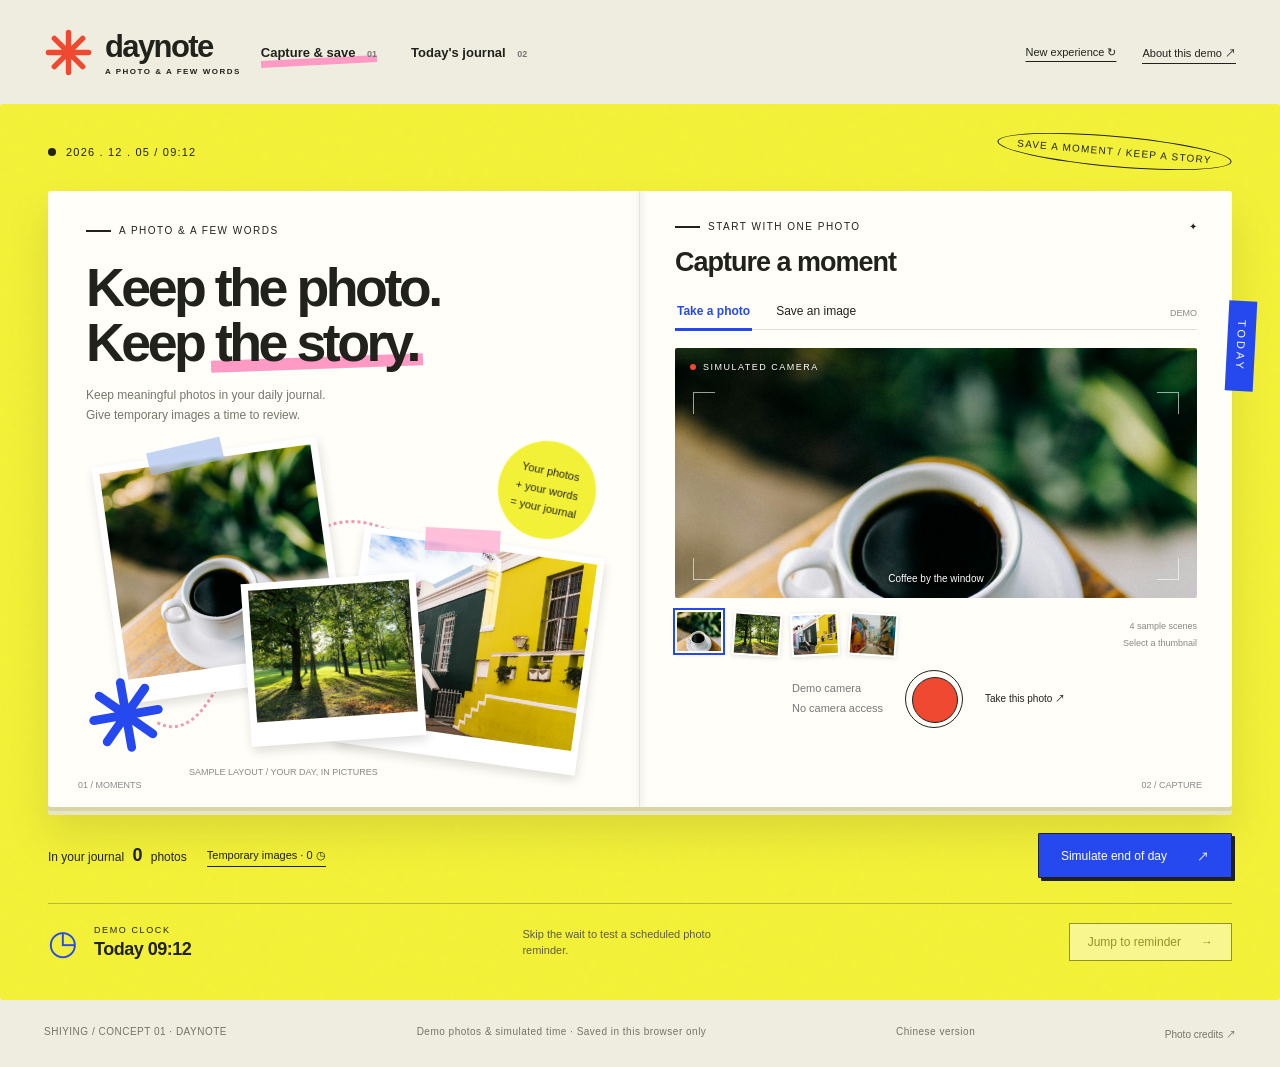
<file: shiying-diary-pop/en/index.html>
<!doctype html><html lang="en"><head><meta charset="utf-8"><meta name="viewport" content="width=device-width,initial-scale=1"><meta name="theme-color" content="#f3f137"><meta name="description" content="Keep a photo and a few words. Give temporary images a review time, and turn meaningful moments into a daily journal."><title>Daynote · A photo & a few words</title><link rel="stylesheet" href="../style.css"><link rel="stylesheet" href="../refinements.css?v=20261117"><link rel="stylesheet" href="english.css"></head><body>
<header class="topbar"><button class="brand" data-action="home" aria-label="Daynote home"><span class="brand-flower">✳</span><span>daynote<small>A PHOTO & A FEW WORDS</small></span></button><nav aria-label="Main navigation"><button data-action="home" id="nav-home">Capture & save <span>01</span></button><button data-action="journal" id="nav-journal">Today's journal <span>02</span></button></nav><button class="about-link" data-action="about">About this demo ↗</button></header>
<main id="app"></main><footer class="site-footer"><span>SHIYING / CONCEPT 01 · DAYNOTE</span><span>Demo photos & simulated time · Saved in this browser only</span><a href="../zh/">Chinese version</a><button data-action="credits">Photo credits ↗</button></footer>
<div id="toast" role="status" aria-live="polite"></div><dialog id="info"><button class="close-dialog" data-action="close-info" aria-label="Close information">×</button><div id="info-content"></div></dialog>
<dialog id="review-dialog" aria-labelledby="reminder-heading" aria-describedby="reminder-description"></dialog>
<script src="model.js"></script><script src="app.js?v=20261117"></script><script src="../share-reset.js?v=20261117"></script></body></html>
</file>
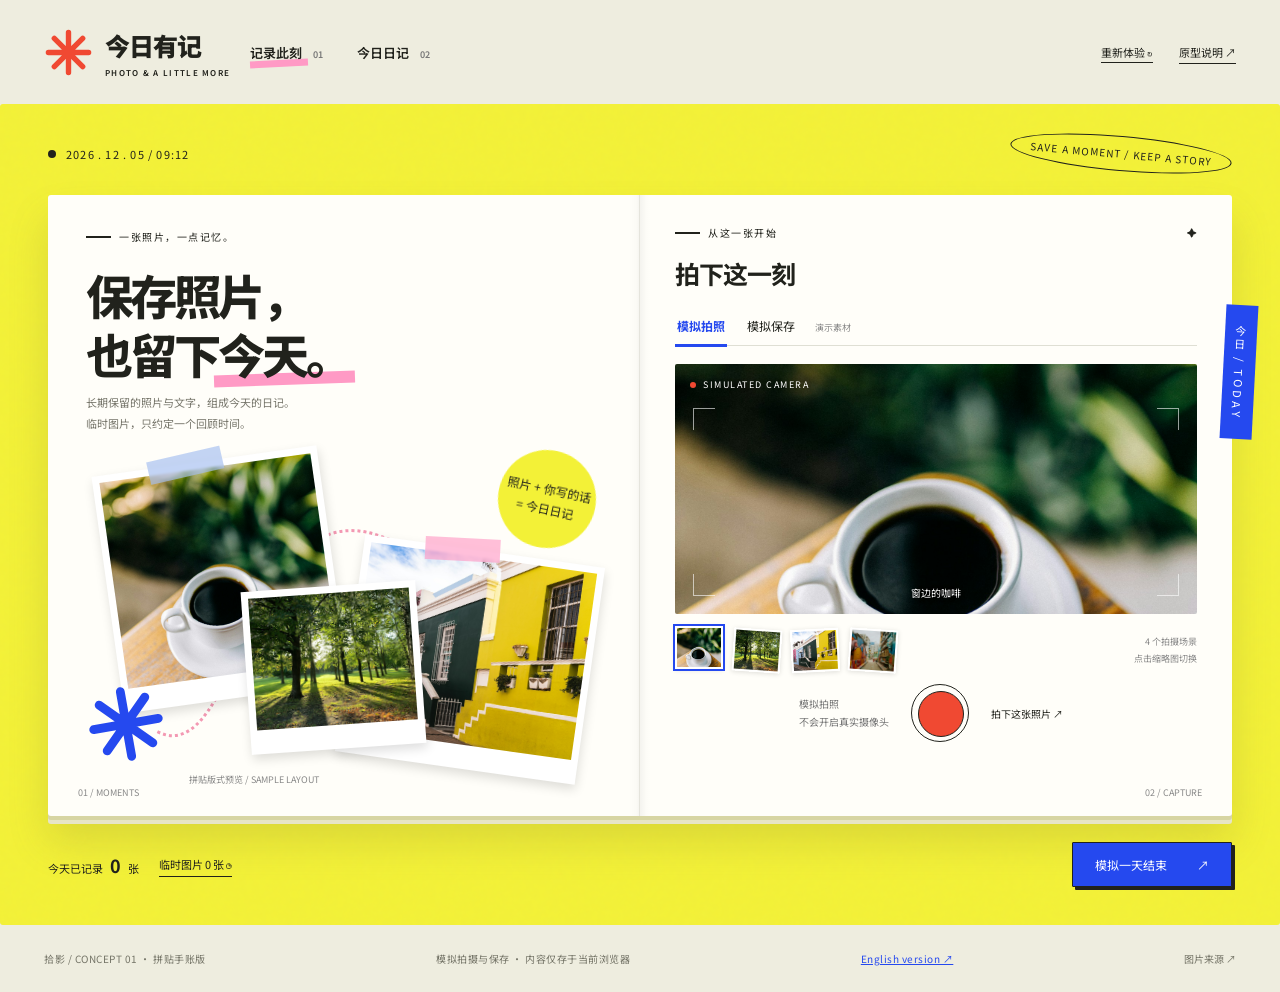
<file: shiying-diary-pop/zh/index.html>
<!doctype html>
<html lang="zh-CN">
<head>
  <meta charset="utf-8"><meta name="viewport" content="width=device-width, initial-scale=1"><base href="../">
  <meta name="theme-color" content="#f5ef39"><meta name="description" content="拍下一刻，写下一句。用照片和自己的文字，留下今天的日记。">
  <title>今日有记 · 拾影 Concept 01</title>
  <link rel="stylesheet" href="style.css"><link rel="stylesheet" href="refinements.css?v=20261117">
</head>
<body>
  <header class="topbar"><button class="brand" data-action="home" aria-label="今日有记首页"><span class="brand-flower">✳</span><span>今日有记<small>PHOTO & A LITTLE MORE</small></span></button><nav aria-label="主导航"><button data-action="home" id="nav-home">记录此刻 <span>01</span></button><button data-action="journal" id="nav-journal">今日日记 <span>02</span></button></nav><button class="about-link" data-action="about">原型说明 ↗</button></header>
  <main id="app"></main>
  <footer class="site-footer"><span>拾影 / CONCEPT 01 · 拼贴手账版</span><span>模拟拍摄与保存 · 内容仅存于当前浏览器</span><a href="en/">English version ↗</a><button data-action="credits">图片来源 ↗</button></footer>
  <div id="toast" role="status" aria-live="polite"></div>
  <dialog id="info"><button class="close-dialog" data-action="close-info" aria-label="关闭">×</button><div id="info-content"></div></dialog>
  <script src="model.js"></script><script src="app.js?v=20261117"></script><script src="share-reset.js?v=20261117"></script>
</body></html>
</file>
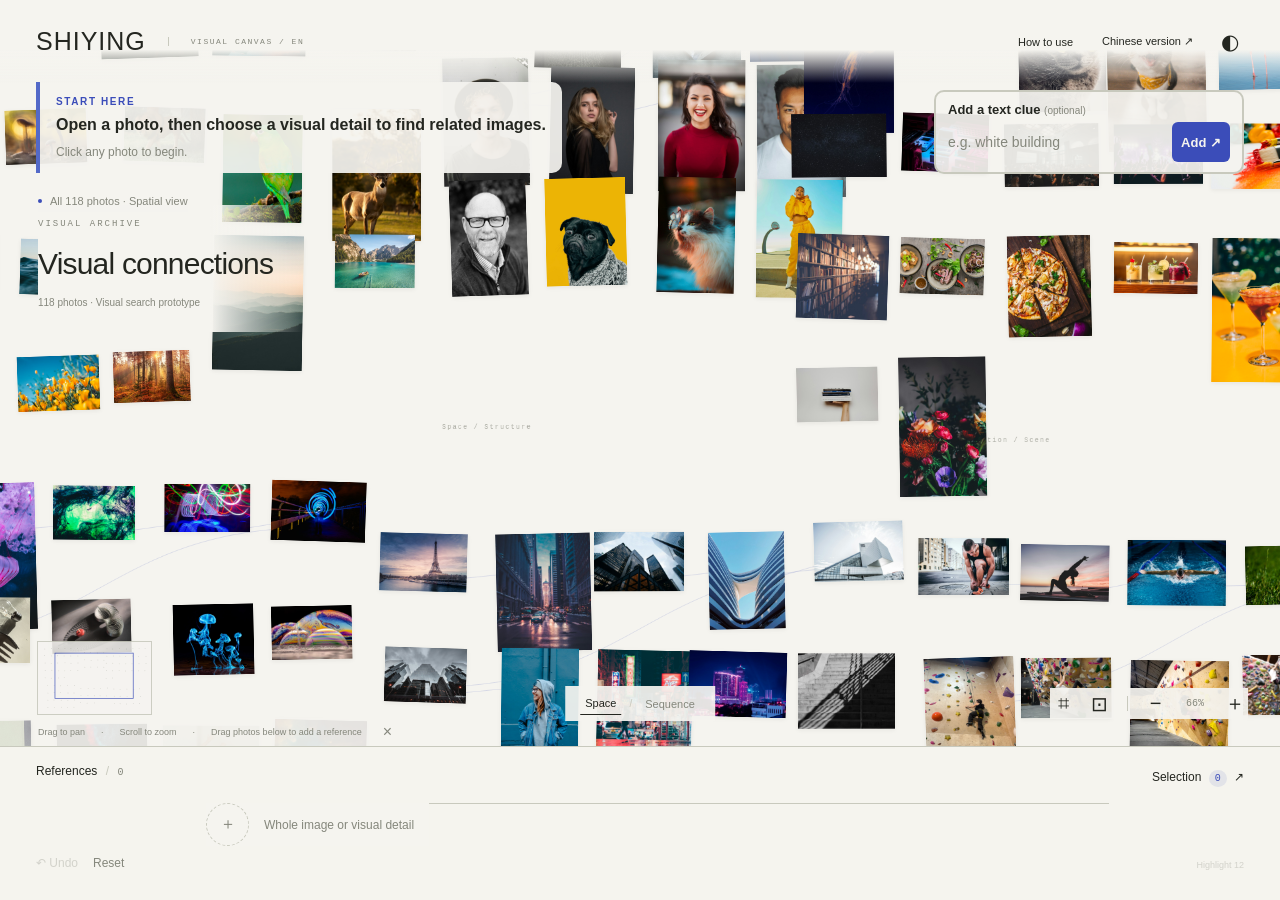
<file: shiying-visual-canvas/en/index.html>
<!doctype html>
<html lang="en"><head><meta charset="utf-8"><meta name="google" content="notranslate"><base href="../"><meta name="viewport" content="width=device-width,initial-scale=1,viewport-fit=cover"><title>Shiying · Visual Canvas</title><meta name="description" content="Find photographs through partial visual memories. An interactive prototype."><link rel="stylesheet" href="canvas.css"><link rel="stylesheet" href="en/english.css?v=20261123-clarity1"></head>
<body>
<header><a class="brand" href="#" aria-label="Shiying, return to overview">SHIYING<span>VISUAL CANVAS / EN</span></a><nav><button id="helpBtn">How to use</button><a href="./" target="_blank" rel="noopener">Chinese version ↗</a><button id="themeBtn" aria-label="Switch light and dark backgrounds">◐</button></nav></header>
<main id="viewport" aria-label="Photo canvas. Drag to pan and scroll to zoom." tabindex="0">
 <div id="world"><svg id="links" viewBox="0 0 2800 1800" aria-hidden="true"></svg><div id="photos"></div><div id="fieldLabels" aria-hidden="true"></div></div>
 <div id="selectionRect" hidden></div>
 <div class="canvas-title" id="canvasTitle"><span class="eyebrow">VISUAL ARCHIVE</span><h1>Visual connections</h1><p><b id="totalCount">118</b> photos · Visual search prototype</p></div>
 <aside id="startGuide" aria-label="Getting started"><b>START HERE</b><p>Open a photo, then choose a visual detail to find related images.</p><div id="referenceFeedback" role="status" aria-live="polite" aria-atomic="true">Click any photo to begin.</div></aside>
 <div class="status-line"><i></i><span id="status" role="status">All photos</span></div>
 <form id="searchForm" autocomplete="off"><label for="query">Add a text clue <small>(optional)</small></label><input id="query" aria-label="Add a text clue" placeholder="e.g. white building" maxlength="160"><button type="submit" aria-label="Add text clue">Add ↗</button></form>
 <div class="viewtools"><button id="spaceBtn" class="active" aria-pressed="true">Space</button><span>/</span><button id="stripBtn" aria-pressed="false">Sequence</button><button id="focusBtn" hidden>Related photos ↗</button></div>
 <div id="inspector" hidden><div class="inspect-top"><span id="photoId"></span><button id="closeInspector" aria-label="Close photo details">×</button></div><div id="inspectFrame"><img id="inspectPhoto" alt=""><div class="corner tl"></div><div class="corner tr"></div><div class="corner bl"></div><div class="corner br"></div><div id="handles"></div></div><div id="photoReason"></div><div class="inspect-actions"><button id="wholeRef">＋ Whole image</button><button id="dismissBtn">Exclude photo</button><button id="saveBtn">Add to selection</button></div><div class="inspect-caption"><span id="photoTitle"></span><button id="showSource" aria-label="View photo tags and source">ⓘ</button></div></div>
 <div id="dropGhost" hidden></div>
 <div id="discardZone" aria-label="Drop here to exclude this photo">−<small>Exclude photo</small></div>
 <aside id="minimap" aria-label="Canvas overview map"><svg viewBox="0 0 2800 1800" id="miniSvg"></svg></aside>
 <div class="zoomtools"><button id="lassoBtn" aria-label="Select an area to zoom into" title="Area zoom · L" aria-pressed="false">⌗</button><button id="fitBtn" aria-label="Show all photos" title="Overview · 0">⊡</button><span class="zoom-divider"></span><button id="zoomOut" aria-label="Zoom out">−</button><span id="zoomLevel">100%</span><button id="zoomIn" aria-label="Zoom in">＋</button></div>
 <div id="hint"><span>Drag to pan</span><span>Scroll to zoom</span><span>Drag photos below to add a reference</span><button id="hideHint" aria-label="Hide interaction hints">×</button></div>
</main>
<footer id="tray" aria-label="Retained search clues"><div class="tray-head"><span>References<span class="slash"> / </span><b id="signalCount">0</b></span><div><button id="undoBtn" disabled aria-label="Undo last clue">↶ Undo</button><button id="resetBtn">Reset</button></div></div><div id="trail"><div id="emptyTrail"><span class="empty-ring">＋</span><span>Whole image or visual detail</span></div></div><div class="tray-tail"><button id="savedBtn">Selection <b id="savedCount">0</b> ↗</button><button id="scopeBtn" title="Change the number of highlighted photos">Highlight <span id="scopeCount">12</span></button></div></footer>
<div id="toast" role="status" aria-live="polite"></div>
<dialog id="helpDialog"><button class="close" data-close aria-label="Close instructions">×</button><span class="eyebrow">INTERACTION NOTES</span><h2>How to use</h2><ol><li>Drag an empty area to pan. Scroll, or use the controls at the bottom right, to zoom.</li><li>Drag a photo to the reference area below. Related photos stand out; other photos stay on the canvas.</li><li>Open a photo, then click a colored button around it: Color, Subject, Background or Composition. You can also drag these buttons onto the canvas.</li><li>Use ＋ / − on a reference to find more or less similar features. Use × to remove a clue. Click a text clue to change its importance.</li><li>Space and Sequence change the layout without clearing your clues.</li></ol><p class="disclosure">This is an interaction prototype with 118 photos. It uses manually assigned visual tags, not live AI. The target photo receives no special ranking boost. Fading does not delete a photo, and selecting photos does not change the original files. Accuracy and performance with larger libraries have not been tested.</p><button id="helpStart" class="plain-cta">Start ↗</button></dialog>
<dialog id="savedDialog"><button class="close" data-close aria-label="Close selection">×</button><span class="eyebrow">SELECTION</span><h2>Selected photos <span id="savedTotal">0</span></h2><div id="savedGrid"></div><p class="disclosure">Your selection is kept for this session only. Original files are not deleted or reorganized.</p></dialog>
<dialog id="sourceDialog"><button class="close" data-close aria-label="Close photo information">×</button><span class="eyebrow">PHOTO INFORMATION</span><h2 id="sourceTitle"></h2><div id="sourceTags"></div><a id="sourceLink" target="_blank" rel="noopener">View source ↗</a></dialog>
<script src="base-tags.js"></script><script src="base-sources.js"></script><script src="recall-data.js"></script><script src="engine.js"></script><script src="en/localize.js?v=20261123-clarity1"></script><script src="canvas.js"></script><script src="en/clarity.js?v=20261123-clarity1"></script>
</body></html>
</file>
<file: photocabin-room-play/style.css>
@font-face{font-family:RoomSans;src:url('assets/cabin-sans.ttf') format('truetype');font-display:swap}*{box-sizing:border-box}:root{--ink:#31332d;--yellow:#fff06b;--paper:#fff9e5;--red:#eb857a;--blue:#6aadc9;--green:#6da58a;--font:RoomSans,Arial,sans-serif}body{margin:0;background:var(--yellow);color:var(--ink);font:13px var(--font)}button,a{color:inherit;font:inherit}button{cursor:pointer;border:0;background:none}button:disabled{opacity:.45;cursor:default}button:focus-visible,a:focus-visible{outline:3px solid #9b75c2;outline-offset:4px}a{text-decoration:none}[hidden]{display:none!important}header{max-width:1380px;margin:auto;padding:22px 32px;display:flex;justify-content:space-between;align-items:center;gap:20px}.brand{position:relative;padding-left:43px;font-size:25px;font-weight:800;letter-spacing:-1px}.brand small{display:block;font-size:6px;font-weight:500;letter-spacing:1.3px;margin-top:3px}.brand-icon{position:absolute;left:0;top:-1px;background:#75bdb1;color:#fff5b3;border:2px solid var(--ink);width:32px;height:32px;display:grid;place-items:center;box-shadow:3px 3px 0 #dfa856;line-height:1;font-size:25px}.top-actions{display:flex;align-items:center;gap:25px}.top-actions button{font-size:11px;display:flex;align-items:center;gap:5px}.top-actions small{font-size:7px;color:#867e46}.help-button{width:24px;height:24px;border:1px solid #746f44!important;justify-content:center}#new-decor{font-size:8px;border-radius:50%;background:#e98175;color:white;padding:1px 4px}#new-decor:empty{display:none}main{max-width:1320px;padding:0 22px;margin:0 auto}.hud{display:flex;justify-content:space-between;align-items:center;padding:12px 16px;background:#fff9d980;border:1px solid #c9ba69;gap:20px;max-width:1120px;margin:auto;box-shadow:3px 3px 0 #e1ce68}.level-hud{display:flex;align-items:center;gap:12px}.level-hud>span{font:700 14px 'Courier New',monospace;background:#fff2bd;border:2px solid #5a5a3e;padding:7px 9px}.xp-line{display:flex;align-items:center;gap:15px;font-size:10px}.xp-line span{font-size:9px;color:#8b824e}.xp-track{background:#e5dba2;border:1px solid #bcb072;width:182px;height:6px;margin-top:6px}.xp-track i{display:block;height:100%;width:80%;background:#5a9b82;transition:width .25s}.day-hud{text-align:center;display:flex;gap:13px;align-items:center}.day-hud strong{font:700 12px 'Courier New',monospace;letter-spacing:1px}.day-hud>span{font-size:9px;color:#93854e}.progress-hud{display:flex;align-items:center;gap:15px}.progress-hud span{font-size:9px;color:#8d824d}.progress-hud strong{font-size:11px}.room-stage{position:relative;width:min(1180px,100%,calc((100dvh - 235px)*1.2766));margin:4px auto -18px;aspect-ratio:1200/940;isolation:isolate;min-width:0;touch-action:pan-y}#room-art{width:100%;height:100%;display:block;pointer-events:none}.scene-title{position:absolute;left:1%;top:7%;z-index:0}.scene-title>span{font-size:7px;letter-spacing:1.6px;color:#84773f}.scene-title h1{font-size:clamp(20px,2.2vw,32px);line-height:1.02;letter-spacing:-1.4px;margin:11px 0 0}.corner-caption{position:absolute;right:0;top:8%;font-size:6px;letter-spacing:1px;line-height:1.9;text-align:right;color:#a29548}.photo-layer{position:absolute;inset:0;pointer-events:none;z-index:10}.floor-photo{position:absolute;width:8.5%;aspect-ratio:4/5;background:#fff9eb;border:1px solid #9b896c;padding:4px 4px 14px;box-shadow:3px 5px 0 #77573036;transform:translate(-50%,-50%) matrix(.84,.44,-.84,.44,0,0) rotate(var(--rot));transform-origin:center;cursor:grab;touch-action:none;pointer-events:auto;user-select:none;transition:box-shadow .2s;z-index:calc(10 + var(--order))}.floor-photo img{width:100%;height:100%;display:block;object-fit:cover;pointer-events:none;background:#f4edd8}.floor-photo.screenshot img{object-fit:contain}.floor-photo img.soft{filter:blur(2px)}.floor-photo .photo-info{display:none}.floor-photo .tiny-number{position:absolute;bottom:3px;left:5px;font:6px 'Courier New',monospace;color:#93836a}.floor-photo:hover{box-shadow:3px 7px 5px #614e3840}.floor-photo.inspecting{z-index:110!important;width:min(39%,370px);padding:10px 10px 60px;transform:translate(-50%,-50%) rotate(-2deg);box-shadow:8px 14px 25px #493e3926;cursor:grab;border-color:#514a3e;transition:all .2s}.floor-photo.inspecting img{object-fit:contain;background:#faf6e9}.floor-photo.inspecting .photo-info{display:block;position:absolute;bottom:10px;left:12px;right:12px;font-size:9px;line-height:1.5}.floor-photo.inspecting .photo-info strong{display:block;font-size:11px;margin-bottom:3px}.floor-photo.inspecting .tiny-number{display:none}.photo-close{display:none}.floor-photo.inspecting .photo-close{display:grid;place-items:center;position:absolute;right:-14px;top:-14px;width:28px;height:28px;background:#fff5d5;border:2px solid #514a3e;border-radius:50%;font-size:20px;line-height:1;z-index:3}.floor-photo.dragging{z-index:150!important;transform:translate(-50%,-50%) rotate(-5deg)!important;width:14%;box-shadow:6px 15px 15px #5b4a3c33;transition:none;cursor:grabbing}.floor-photo.suction-hover{outline:3px dashed #d98674;outline-offset:4px}.floor-photo.sucked{animation:suck .5s ease forwards!important;pointer-events:none}.floor-photo.put-away{animation:putaway .4s ease forwards!important;pointer-events:none}@keyframes suck{25%{transform:translate(-50%,-50%) rotate(15deg) scale(.8)}100%{transform:translate(-50%,-50%) rotate(130deg) scale(.02);opacity:0}}@keyframes putaway{100%{transform:translate(-50%,-90%) scale(.02);opacity:0}}.scene-dimmer{position:absolute;inset:0;background:#423d2130;z-index:90;backdrop-filter:blur(1px)}.room-label{position:absolute;background:#fffbdf;border:2px solid #4b493d;padding:5px 9px;text-align:left;box-shadow:3px 3px 0 #c0905640;transform:translate(-50%,-50%) rotate(-5deg);z-index:120;line-height:1.3;transition:transform .12s,background .12s}.room-label b{font-size:9px;letter-spacing:.6px}.room-label>span{font-size:6px;display:block;color:#9a8758;margin-top:2px}.album-label{left:34%;top:43.5%;background:#ace1d5}.frame-label{left:20%;top:32%;background:#f4b2c0}.drawer-label{left:84.5%;top:51%;background:#c6d0f4;transform:translate(-50%,-50%) rotate(4deg)}.room-label.drop-over{background:#fff5a3;outline:4px solid #fff9d577;transform:translate(-50%,-50%) rotate(0) scale(1.15)}.drawer-label i{font-style:normal;background:#fff7d8;padding:1px 3px;font-size:7px;margin-left:2px}.decor-parcel{position:absolute;left:4%;top:75%;transform:rotate(-7deg);background:#f4b4d0;border:2px solid #514742;padding:10px 12px;z-index:30;box-shadow:4px 4px 0 #d39c7650;text-align:left;animation:bob 1.2s steps(2) infinite}.decor-parcel>span{position:absolute;right:-13px;top:-22px;font-size:33px;color:#fff9d1;text-shadow:1px 1px #8e7951}.decor-parcel strong{display:block;font-size:10px}.decor-parcel small{font-size:7px;display:block;margin-top:5px}@keyframes bob{50%{margin-top:-3px}}#vacuum-tool{position:absolute;left:86%;top:76%;width:12%;height:16%;z-index:125;padding:0;cursor:grab;touch-action:none;filter:drop-shadow(3px 5px 0 #9b88433a)}#vacuum-tool svg{width:100%;height:83%;display:block}#vacuum-tool>span{display:block;font-size:8px;font-weight:700;letter-spacing:1px;background:#fff6b8;border:1px solid #948547;padding:3px 5px;white-space:nowrap;transform:rotate(4deg)}#vacuum-tool small{font-size:6px;font-weight:400;display:block;letter-spacing:0;margin-top:2px}.dust-piece{position:absolute;z-index:8;transform:translate(-50%,-50%) rotate(var(--rot));width:3.2%;height:3%;pointer-events:none;opacity:.9}.dust-piece.paper{background:#fff6d9;border:1px solid #98896b;clip-path:polygon(0 10%,65% 0,100% 30%,90% 100%,20% 85%)}.dust-piece.ball{background:#d5bd93;border:1px solid #a58f6c;clip-path:polygon(20% 0,65% 7%,100% 40%,80% 88%,40% 100%,0 60%)}.dust-piece.dust{background:#bba06d66;border-radius:50%;box-shadow:6px 3px 0 #bba06d44,-5px 3px 0 #bba06d33}.dust-piece.clearing{animation:putaway .25s forwards}.projector-use,.printer-use{position:absolute;z-index:40;transform:translate(-50%,-50%);background:#fff9dc;border:1px dashed #a08a65;font-size:6px;padding:4px 6px}.projector-use{left:61%;top:45%}.printer-use{left:59%;top:44%}.bottom-bar{max-width:1120px;margin:0 auto;display:flex;align-items:center;justify-content:space-between;gap:20px;padding:13px 5px;position:relative;z-index:5}.gesture-note{display:flex;align-items:center;gap:12px}.gesture-note>span{font-size:25px;transform:rotate(-12deg)}.gesture-note p{font-size:9px;line-height:1.8;color:#8c8047;margin:0}.tools{display:flex;align-items:center;gap:20px}.tools button{font-size:10px;padding:6px 0}.tools b{font-size:9px;background:#fff5c3;border:1px solid #b8a85e;padding:1px 4px;margin-left:4px}.tools .finish-button{background:#364d45;color:#fff7d0;border:2px solid #354238;padding:10px 15px;box-shadow:3px 3px 0 #e1c67d;display:flex;gap:23px;align-items:center}.demo-controls{max-width:1120px;margin:8px auto 20px;display:flex;gap:20px;align-items:center;flex-wrap:wrap;border-top:1px solid #d1bf69;padding:16px 0 0}.demo-controls>span{font-size:7px;color:#b09c42;letter-spacing:1px}.demo-controls button{font-size:9px;padding:0;text-decoration:underline;text-underline-offset:4px;color:#928147}footer{max-width:1360px;margin:auto;padding:9px 32px 24px;display:flex;gap:20px;align-items:center;justify-content:space-between;font-size:7px;color:#b29c45}footer button{font-size:8px;padding:0}#placement-layer{position:absolute;inset:0;z-index:160;background:#fff7bd33}#placement-layer .placement-title{position:absolute;left:50%;top:10%;transform:translateX(-50%);font-size:13px;background:#fff7d8;border:2px solid #756246;padding:12px 18px;box-shadow:3px 3px 0 #dcae68}#placement-layer>button{position:absolute;transform:translate(-50%,-50%);width:74px;height:48px;border:3px dashed #fff8d7;outline:2px dashed #7d996d;background:#c7ddbe99;font-size:8px;color:#52704b;border-radius:50%;box-shadow:0 0 0 7px #fff8cf55}#placement-layer .cancel-placement{top:18%;left:50%;width:auto;height:auto;border:0;outline:0;background:none;box-shadow:none;text-decoration:underline;font-size:10px;padding:8px}dialog{border:2px solid #564b3a;background:#fff9e7;color:var(--ink);width:min(820px,94vw);max-height:88vh;padding:32px;box-shadow:8px 8px 0 #7a715433;overflow:auto}dialog::backdrop{background:#3f422e55;backdrop-filter:blur(4px)}.close-modal{position:absolute;right:13px;top:8px;font-size:26px}.kicker{font-size:8px;letter-spacing:1.6px;color:#a08a53}.modal-title{font-size:29px;letter-spacing:-1.1px;margin:13px 0 10px;line-height:1.2}.modal-desc{font-size:11px;line-height:1.8;color:#99865b;margin:10px 0 17px}.modal-note{font-size:9px;line-height:1.8;color:#ae9b72}.action-button{background:#456b5b;color:#fff7dc;border:2px solid #3b4e42;padding:11px 16px;font-size:11px;box-shadow:3px 3px 0 #dac38e;display:inline-flex;align-items:center;gap:20px}.action-button.pink{background:#eaa5ae;color:#5c4143}.modal-actions{display:flex;align-items:center;gap:22px;margin-top:23px;flex-wrap:wrap}.text-button{font-size:10px;text-decoration:underline;text-underline-offset:4px}.decor-grid{display:grid;grid-template-columns:repeat(3,1fr);gap:14px;margin-top:21px}.decor-card{border:1px solid #d8c79d;background:#fff5d9;padding:14px;position:relative}.decor-card.locked{opacity:.48}.decor-icon{height:72px;display:flex;align-items:center;justify-content:center;background:var(--tint);position:relative;margin-bottom:12px;overflow:hidden}.decor-icon svg{height:64px;width:90px;overflow:visible}.decor-card h3{font-size:12px;margin:7px 0}.decor-card p{font-size:9px;color:#a58f61;line-height:1.6;min-height:30px;margin:0 0 9px}.decor-card small{font-size:7px;color:#ac985f}.decor-card button{display:block;border:1px solid #aa9668;background:#fff9e4;padding:7px 10px;font-size:9px;width:100%;margin-top:12px}.new-badge{position:absolute;top:7px;right:7px;background:#f0acb6;color:#654746;font-size:7px;padding:3px 5px;z-index:1}.photo-grid{display:grid;grid-template-columns:repeat(4,1fr);gap:14px;margin:20px 0}.saved-photo{background:white;padding:5px;border:1px solid #e0d2b0;min-width:0}.saved-photo img{width:100%;height:105px;object-fit:contain;display:block;background:#f9f2df}.saved-photo strong{display:block;font-size:8px;line-height:1.5;margin:7px 1px}.saved-photo button{font-size:8px;padding:4px 0;text-decoration:underline;text-underline-offset:3px}.saved-photo .chosen{color:#b57839}.leader-row{display:flex;align-items:center;gap:14px;padding:15px;border:1px solid #ddcda6;background:#faf0d7;margin:10px 0;font-size:12px}.leader-row.you{background:#fff0a7;border-color:#c4a96f}.leader-row .avatar{width:32px;height:34px;display:grid;place-items:center;border:2px solid #74694d;background:var(--avatar);font-weight:700}.leader-row strong{margin-left:auto;font-size:13px}.leader-row small{font-size:7px;color:#a1916a;display:block;margin-top:4px}.stats-row{display:flex;justify-content:space-around;gap:16px;margin:25px 0}.stats-row strong{display:block;font:700 26px 'Courier New',monospace}.stats-row span{font-size:8px;color:#ab9765;line-height:2}.xp-summary{padding:15px;background:#f8e6ba;border:1px solid #dec692;font-size:12px;line-height:1.9}.projector-screen{background:#283e38;min-height:230px;padding:15px;display:grid;place-items:center;margin-top:20px}.projector-screen img{width:100%;height:330px;object-fit:contain}.projector-screen p{font-size:11px;color:#c8d8b8;line-height:1.8;text-align:center}.slide-controls{display:flex;justify-content:space-between;align-items:center;margin:17px 0;font-size:10px}.slide-controls button{border:1px solid #c6b58a;padding:7px 10px;background:#fff4d5}.help-list{font-size:11px;line-height:1.9;color:#9e895b;padding-left:18px}.help-list li{margin:10px 0}.help-list strong{color:#5d5946}#toast{position:fixed;left:50%;bottom:25px;transform:translate(-50%,25px);background:#354b40;color:#fff7d9;border:2px solid #2f4439;padding:12px 20px;box-shadow:3px 3px 0 #d6c28d;font-size:11px;opacity:0;transition:.2s;z-index:300;pointer-events:none;text-align:center;max-width:92vw}#toast.show{opacity:1;transform:translate(-50%,0)}#vacuum-nozzle{position:fixed;z-index:230;transform:translate(-50%,-50%);width:66px;height:60px;pointer-events:none;filter:drop-shadow(3px 6px 0 #665a3b33)}#vacuum-nozzle svg{position:absolute;left:2px;top:8px}.vac-ring{position:absolute;inset:-9px;border-radius:50%;background:conic-gradient(#ea8e80 calc(var(--progress,0)*1turn),transparent 0);opacity:0}.vac-ring.active{opacity:.85}.vac-ring:after{content:'';position:absolute;inset:5px;background:#fff6d3b0;border-radius:50%}#hose-overlay{position:fixed;inset:0;width:100%;height:100%;z-index:220;pointer-events:none}#hose-path{fill:none;stroke:#5d8e8c;stroke-width:10;stroke-linecap:square;stroke-dasharray:3 4}.xp-pop{position:fixed;z-index:250;pointer-events:none;font-size:11px;font-weight:700;background:#fff3ba;border:1px solid #bd9c52;padding:5px 8px;animation:xpfloat 1s ease forwards}@keyframes xpfloat{to{transform:translateY(-35px);opacity:0}}
@media(min-width:1500px){.room-stage{width:min(1280px,100%,calc((100dvh - 240px)*1.2766))}}
@media(max-width:900px){header{padding:18px 23px}.brand{font-size:22px}.top-actions{gap:17px}.top-actions button{font-size:10px}.top-actions small{display:none}main{padding:0 15px}.hud{padding:10px 12px;gap:14px}.xp-track{width:140px}.xp-line span{display:none}.level-hud{gap:8px}.level-hud>span{font-size:12px;padding:7px}.day-hud{display:block}.day-hud span{display:block;font-size:7px;margin-top:4px}.progress-hud span{display:none}.room-stage{width:100%;margin-top:13px}.scene-title{top:3%}.scene-title h1{font-size:25px}.corner-caption{font-size:5px;top:4%}.gesture-note p{font-size:8px}.tools{gap:15px}.tools button{font-size:9px}.tools .finish-button{padding:10px;gap:12px}.bottom-bar{margin-top:12px}.room-label{padding:5px 7px}.room-label b{font-size:7px}.room-label span{font-size:5px}.decor-parcel{padding:9px}.decor-parcel strong{font-size:8px}.decor-parcel small{font-size:6px}.floor-photo.inspecting{width:42%}.floor-photo.inspecting .photo-info{font-size:8px}.floor-photo.inspecting .photo-info strong{font-size:10px}footer{font-size:6px;padding:10px 23px 22px}.demo-controls{margin-bottom:18px;gap:17px}.demo-controls button{font-size:8px}.projector-use,.printer-use{font-size:5px}}
@media(max-width:600px){header{padding:15px 17px;gap:10px}.brand{font-size:20px;padding-left:35px}.brand small{font-size:5px;letter-spacing:.8px}.brand-icon{width:27px;height:27px;font-size:22px}.top-actions{gap:13px}.top-actions button{font-size:9px}.top-actions button:first-child{max-width:65px;line-height:1.5;text-align:left}.help-button{width:21px;height:21px}main{padding:0 10px}.hud{padding:10px;gap:8px}.level-hud>span{font-size:10px;padding:7px 5px}.xp-track{width:88px}.xp-line{font-size:9px}.day-hud strong{font-size:10px}.day-hud span{font-size:6px;max-width:95px;line-height:1.5}.progress-hud strong{font-size:9px}.room-stage{width:calc(100% + 16px);margin-left:-8px;margin-top:37px;margin-bottom:15px}.scene-title{top:-4%;left:4%}.scene-title>span{font-size:5px;letter-spacing:1px}.scene-title h1{font-size:21px;margin-top:6px}.corner-caption{top:-3%;right:3%;font-size:4px}.floor-photo{width:10%;padding:2px 2px 8px}.floor-photo .tiny-number{font-size:4px;bottom:1px}.floor-photo.inspecting{width:64%;padding:6px 6px 51px}.floor-photo.inspecting .photo-info{font-size:7px;left:8px;right:8px;bottom:7px}.floor-photo.inspecting .photo-info strong{font-size:9px}.floor-photo.inspecting .photo-close{width:24px;height:24px;font-size:18px;right:-11px;top:-11px}.floor-photo.dragging{width:25%}.room-label{border-width:1px;padding:3px 5px;box-shadow:2px 2px 0 #9b794233}.room-label b{font-size:5px;letter-spacing:.3px}.room-label>span{display:none}.frame-label{left:19%;top:32%}.album-label{left:34%;top:43%}.drawer-label{left:85%;top:52%}.drawer-label i{font-size:5px}.decor-parcel{left:2%;top:75%;padding:7px}.decor-parcel strong{font-size:6px}.decor-parcel small{font-size:5px}.decor-parcel>span{font-size:22px;top:-16px;right:-8px}#vacuum-tool{width:14%;height:18%;left:85%;top:76%}#vacuum-tool>span{font-size:5px;padding:3px}#vacuum-tool small{font-size:4px}.bottom-bar{flex-wrap:wrap;padding:10px 6px;gap:12px;align-items:center}.gesture-note{width:100%;gap:8px}.gesture-note>span{font-size:21px}.gesture-note p{font-size:8px;line-height:1.7}.tools{width:100%;justify-content:flex-end;gap:22px}.tools .finish-button{margin-left:auto;gap:20px;padding:10px 13px;font-size:10px}.tools button{font-size:10px}.tools b{font-size:8px}.demo-controls{gap:14px;justify-content:space-between;align-items:center;margin-top:8px;padding:14px 5px 0}.demo-controls>span{font-size:6px;width:100%;letter-spacing:1px}.demo-controls button{font-size:8px}footer{padding:10px 17px 20px;font-size:6px;gap:12px;flex-wrap:wrap}footer span:nth-child(2){order:4;width:100%;font-size:6px}footer button{font-size:7px}dialog{padding:29px 22px}.modal-title{font-size:25px}.modal-desc{font-size:10px}.modal-note{font-size:8px}.decor-grid{grid-template-columns:repeat(2,1fr);gap:11px}.decor-card{padding:11px}.decor-card h3{font-size:10px}.decor-card p{font-size:8px}.decor-card button{font-size:8px}.decor-icon{height:60px}.decor-icon svg{height:55px;width:75px}.photo-grid{grid-template-columns:repeat(3,1fr);gap:10px}.saved-photo img{height:90px}.saved-photo strong{font-size:7px}.saved-photo button{font-size:7px}.projector-screen img{height:250px}.projector-use,.printer-use{font-size:4px;padding:3px}.stats-row{gap:10px}.stats-row strong{font-size:24px}.stats-row span{font-size:7px}#placement-layer .placement-title{font-size:10px;padding:9px 12px;top:1%;width:75%;text-align:center}#placement-layer>button{width:49px;height:32px;font-size:6px;border-width:2px}#placement-layer .cancel-placement{font-size:8px;top:11%}.help-list{font-size:10px}#toast{font-size:10px;padding:10px 13px}}
@media(prefers-reduced-motion:reduce){*,*:before,*:after{animation:none!important;transition:none!important}}

/* Visible, contextual guidance and a room that grows with review XP. */
.top-actions .friends-entry{background:#b9ded2;border:2px solid #3d5f53;box-shadow:3px 3px #d3b358;padding:9px 12px;font-weight:bold}.friends-entry b{background:#fff5be;border-radius:4px;padding:3px 5px}.top-actions .restart-entry{border-bottom:1px solid #7d7048;padding:7px 0}.room-growth-bar{max-width:1120px;margin:14px auto 0;display:flex;align-items:center;gap:16px;flex-wrap:wrap}.room-growth-bar>span{display:flex;align-items:center;gap:12px}.room-growth-bar b{font-size:12px}.room-growth-bar small{font-size:10px;color:#776943}.room-growth-bar button{font-size:11px;padding:9px 13px;border:1px solid #a18e4e;background:#fff7cc}.room-growth-bar .ready{background:#b8dfc6;border:2px solid #486b54}.ranking-shortcut{margin-left:auto;background:#f4cad5!important}.vacuum-cue{position:absolute;right:1%;top:59%;width:23%;z-index:124;background:#fffaf0;border:2px solid #4c6259;padding:10px;box-shadow:3px 3px #d8bb6b;pointer-events:none;transform:rotate(2deg)}.vacuum-cue b{display:block;font-size:clamp(8px,.9vw,12px);color:#365e55}.vacuum-cue span{display:block;font-size:clamp(7px,.8vw,11px);line-height:1.6;margin-top:5px}.vacuum-cue.in-use{background:#d4eadc}#vacuum-tool.discoverable svg{animation:vacuum-invite 2.2s ease-in-out infinite}#vacuum-tool.in-use{filter:drop-shadow(0 0 9px #418d7c)}.frame-label{max-width:25%;background:#f4b2c0}.frame-label b{font-size:clamp(6px,.8vw,11px)}.frame-label>span{display:block!important;font-size:clamp(6px,.65vw,9px);color:#674654;line-height:1.5;max-width:160px}.frame-label.discoverable{animation:frame-invite 2.8s ease-in-out infinite}.rank-celebration{position:fixed;right:24px;top:100px;width:min(350px,90vw);z-index:280;background:#fff9df;border:2px solid #537563;box-shadow:5px 5px #ddbb68;padding:20px 32px 16px 20px}.rank-celebration strong{font-size:15px;display:block}.rank-celebration>span{font-size:10px;display:block;margin:9px 0;color:#7c7153}.rank-celebration>button:not(.rank-dismiss){font-size:11px;text-decoration:underline;text-underline-offset:4px}.rank-dismiss{position:absolute;right:8px;top:5px;font-size:23px}@keyframes vacuum-invite{50%{transform:translateY(-4px);filter:drop-shadow(0 0 7px #5caf9c)}}@keyframes frame-invite{50%{box-shadow:0 0 0 5px #fff7d7,0 0 0 8px #ed97ae66}}@media(max-width:700px){header{flex-wrap:wrap}.top-actions{width:100%;justify-content:space-between;gap:8px;flex-wrap:wrap}.top-actions .friends-entry{max-width:none!important;font-size:11px}.room-growth-bar{gap:8px}.room-growth-bar>span{width:100%;justify-content:space-between}.room-growth-bar small{font-size:9px}.room-growth-bar button{font-size:10px}.vacuum-cue{top:59%;right:0;width:25%;padding:5px;border-width:1px}.frame-label{max-width:27%}.rank-celebration{top:125px;right:12px}.room-stage{width:100%;margin-left:0}}@media(prefers-reduced-motion:reduce){#vacuum-tool.discoverable svg,.frame-label.discoverable{animation:none}}

/* Guidance stays outside the scene so photographs remain unobstructed. */
.room-howto{max-width:1120px;margin:12px auto 0;display:grid;grid-template-columns:1fr 1fr;gap:14px;position:relative;z-index:1}.frame-guide,.room-howto .vacuum-cue{position:static;inset:auto;transform:none;width:auto;max-width:none;padding:10px 14px;box-shadow:none;border:1px solid #c2aa64;background:#fff9df;pointer-events:auto}.frame-guide b,.room-howto .vacuum-cue b{font-size:11px;display:block;color:#495f52}.frame-guide span,.room-howto .vacuum-cue span{font-size:11px;line-height:1.65;display:block;margin-top:4px;color:#756648}.frame-guide{border-left:4px solid #e89daf}.room-howto .vacuum-cue{border-left:4px solid #6eaf9f}.room-howto .vacuum-cue.in-use{background:#d9ebdf}.room-stage .frame-label{width:12%;height:12%;max-width:none;padding:0;border:0;background:transparent;box-shadow:none;transform:translate(-50%,-50%);animation:none!important;outline:none}.room-stage .frame-label b{position:absolute;bottom:-6px;left:50%;transform:translateX(-50%);background:#fff4d4c9;font-size:8px;padding:2px 4px;letter-spacing:.5px}.room-stage .frame-label .frame-sr{position:absolute;width:1px;height:1px;overflow:hidden;clip-path:inset(50%);padding:0;margin:0}.room-stage .frame-label.drop-over,.room-stage .frame-label:focus-visible{outline:3px dashed #e393a8;background:#f1b5c033}.room-stage .frame-label.discoverable{box-shadow:none;animation:none!important}.expansion-preview{display:flex;align-items:center;justify-content:center;gap:32px;padding:10px 0 24px;color:#598c76}.expansion-preview span{display:inline-block;line-height:1;font-size:70px}.expansion-preview .house-after{font-size:125px;color:#d59464}.expansion-preview b{font-size:27px}.room-growth-bar .ready{box-shadow:0 0 0 3px #f8e597;animation:expansion-ready 2s ease-in-out infinite}.room-stage.expansion-reveal #room-art{animation:room-reveal 1.2s ease both}@keyframes room-reveal{0%{opacity:.45;transform:scale(.9)}100%{opacity:1;transform:scale(1)}}@keyframes expansion-ready{50%{background:#d1edc5}}@media(max-width:700px){.room-howto{grid-template-columns:1fr;gap:7px;margin:10px 0}.frame-guide,.room-howto .vacuum-cue{padding:8px 10px}.frame-guide b,.room-howto .vacuum-cue b{font-size:10px}.frame-guide span,.room-howto .vacuum-cue span{font-size:10px}.room-stage .frame-label b{font-size:6px;bottom:-4px}}@media(prefers-reduced-motion:reduce){.room-growth-bar .ready,.room-stage.expansion-reveal #room-art{animation:none}}

/* Small dismissible tips sit in the spare space beside their objects. */
.room-stage{margin-bottom:100px}.room-stage .scene-guide{position:absolute;z-index:125;background:#fff9e9;border:1px solid #b5a173;padding:11px 22px 11px 11px;box-shadow:2px 2px 0 #ccb07133;transform:none;pointer-events:auto;line-height:1.5}.room-stage .frame-guide{left:0;top:23%;width:23%;border-left:3px solid #e69eae}.room-stage .vacuum-cue{left:auto;right:0;top:96%;width:25%;border-left:3px solid #6eaf9f}.room-stage .scene-guide b{font-size:clamp(8px,.8vw,11px);display:block;color:#4d6355}.room-stage .scene-guide span{font-size:clamp(8px,.75vw,10px);line-height:1.6;color:#756648;display:block;margin-top:4px}.guide-close{position:absolute;right:2px;top:2px;width:23px;height:23px;display:grid;place-items:center;font-size:20px;line-height:1;color:#5c624e;padding:0}.guide-close:hover{background:#eadfc3}.room-stage .vacuum-cue.in-use{background:#d9ebdf}.room-stage .album-label,.room-stage .drawer-label{font-size:8px;padding:5px 8px}.room-stage .album-label{transform:translate(-50%,-50%) rotate(-4deg)}.room-stage .drawer-label{transform:translate(-50%,-50%) rotate(3deg)}@media(max-width:700px){.room-stage{margin-bottom:126px}.room-stage .frame-guide{top:11%;width:27%;padding:8px 17px 8px 7px}.room-stage .vacuum-cue{top:98%;width:34%;padding:8px 18px 8px 8px}.room-stage .scene-guide b,.room-stage .scene-guide span{font-size:8px}.guide-close{width:19px;height:19px;font-size:17px}.room-stage .album-label,.room-stage .drawer-label{padding:3px 5px}}

/* Clear destinations: drawer = keep, wall = display, purple drawer = review later. */
#drop-zones{position:absolute;inset:0;width:100%;height:100%;z-index:4;pointer-events:none;overflow:visible}
.drop-zone{stroke-width:4;stroke-linejoin:round;vector-effect:non-scaling-stroke;fill-opacity:.08;transition:fill-opacity .18s,stroke-width .18s;stroke-dasharray:none}
.zone-keep{stroke:#23775a;fill:#62c38d}.zone-frame{stroke:#b94170;fill:#f397bc}.zone-later{stroke:#7250aa;fill:#b49be7}
.drag-targets-active .drop-zone{stroke-width:6;fill-opacity:.24;stroke-dasharray:9 4}
.drag-targets-active .drop-zone.drop-over{stroke-width:8;fill-opacity:.6;stroke-dasharray:none;filter:drop-shadow(0 0 4px #fff)}
.room-stage .album-label,.room-stage .drawer-label{min-width:132px;min-height:48px;padding:8px 10px;border:3px solid;border-radius:8px;box-shadow:3px 4px 0 #514d3530;transform:translate(-50%,-50%);text-align:center}
.room-stage .album-label{background:#d0f0d7;border-color:#23775a}.room-stage .drawer-label{background:#e4d8f7;border-color:#7250aa}
.room-stage .room-label b{font-size:14px;letter-spacing:.3px}.room-stage .album-label>span,.room-stage .drawer-label>span{display:block;font-size:12px;color:#34443c;line-height:1.4}
.room-stage .frame-label{width:12%;height:13%;border:3px solid transparent;border-radius:6px;background:transparent;outline:0}
.room-stage .frame-label b{bottom:-16px;background:#f7d4e3;color:#722b47;border:2px solid #b94170;border-radius:5px;padding:4px 8px;white-space:nowrap;font-size:13px}
.room-stage .frame-label .frame-sr{display:block!important;position:absolute;top:calc(100% + 17px);left:50%;transform:translateX(-50%);width:128px;height:auto;clip-path:none;overflow:visible;font-size:11px;line-height:1.4;text-align:center;background:#fff7dccc;color:#6b314a;border-radius:3px;padding:2px}
.room-stage .room-label.drop-over{outline:4px solid #fff7df;filter:drop-shadow(0 0 8px #fff6cc);background:#fff7bf}
.drag-targets-active .room-label{animation:destination-invite .65s ease-in-out infinite!important}
@keyframes destination-invite{0%,100%{transform:translate(-50%,-50%) rotate(-1deg)}50%{transform:translate(-50%,-50%) rotate(1deg) translateY(-2px)}}
.room-stage{margin-bottom:14px}.room-stage .frame-guide{top:20%;left:0;width:22%;padding:10px 28px 10px 10px}
.room-stage .vacuum-cue{top:86%;right:0;width:25%;padding:10px 28px 10px 10px}
.room-stage .scene-guide b{font-size:12px}.room-stage .scene-guide span{font-size:12px;line-height:1.45}.guide-close{width:28px;height:28px;font-size:24px}
#vacuum-tool{left:87%;top:68%;height:16%;outline:none;outline-offset:6px;border-radius:8px;background:#fff0ad44}
#vacuum-tool>span{font-size:11px;border:2px solid #bc5c44;background:#ffe0cb;padding:5px;transform:none;letter-spacing:0}#vacuum-tool small{font-size:10px}
.floor-photo{width:10.5%}.floor-photo.inspecting{width:min(42%,390px)}.floor-photo.dragging{width:16%}
.bottom-bar{position:sticky;bottom:0;z-index:190;background:#fff4baed;backdrop-filter:blur(8px);border:2px solid #a3914e;border-radius:10px;padding:10px 12px;gap:12px;box-shadow:0 -3px 12px #89722422}
.gesture-note p{font-size:12px;color:#4d533f;line-height:1.5}.gesture-note>span{display:none}.tools{gap:14px;flex-shrink:0}.tools button{font-size:14px;min-height:44px}
.tools #bag-button{display:flex;align-items:center;gap:9px;border:3px solid #b55e41;background:#ffe0c8;box-shadow:3px 3px #c8aa6c;border-radius:8px;padding:9px 12px;font-weight:bold;text-align:left;min-width:190px}
#bag-button .bag-icon{font-size:27px;color:#934227}#bag-button small{display:block;font-size:11px;font-weight:normal;margin-top:3px}#bag-button b{font-size:16px;background:#fff9e8;border:1px solid #b55e41;border-radius:50%;min-width:27px;min-height:27px;display:grid;place-items:center}
.tools .finish-button{font-size:13px;min-height:48px}.display-badge{display:block;background:#f8d5e4;color:#76304b;font-size:12px;padding:5px;margin:5px 0}.empty-gallery{font-size:16px;line-height:1.6;padding:18px;background:#fff1c9;border:2px dashed #ad9971}
.modal-desc,.help-list{font-size:15px;color:#685c42}.modal-note{font-size:12px}.photo-grid{grid-template-columns:repeat(3,1fr)}.saved-photo img{height:145px}.saved-photo strong{font-size:13px}.saved-photo button{font-size:13px;min-height:44px}.close-modal{width:44px;height:44px}.text-button,.action-button{font-size:14px;min-height:44px}
@media(min-width:701px) and (max-width:1400px){header{padding:12px 22px;min-height:60px}.brand{font-size:23px}.top-actions{gap:14px}.top-actions button{min-height:44px;font-size:12px}.hud{padding:8px 12px}.day-hud span,.xp-line span{font-size:10px}.room-growth-bar{margin-top:7px;gap:12px}.room-growth-bar button{min-height:40px;padding:6px 10px}.room-stage{width:min(1040px,100%,calc((100dvh - 205px)*1.2766));margin-top:0}.scene-title{top:4%;left:0}.scene-title h1{font-size:25px}.room-stage .scene-guide{padding:7px 24px 7px 8px}.room-stage .scene-guide span{font-size:11px}.room-stage .scene-guide b{font-size:11px}.room-stage .room-label b{font-size:13px}.room-stage .album-label,.room-stage .drawer-label{min-width:122px;padding:7px 8px}.room-stage .album-label>span,.room-stage .drawer-label>span{font-size:11px}.demo-controls{margin:9px auto;padding-top:9px}.demo-controls button{min-height:36px;font-size:11px}footer{padding-bottom:10px}.bottom-bar{padding:8px 10px}.gesture-note p{font-size:11px}}
@media(min-width:701px) and (orientation:portrait){.room-stage{width:100%;margin-top:5px}.floor-photo{width:11.5%}.floor-photo.inspecting{width:49%}.gesture-note{max-width:35%}}
@media(max-width:700px){.room-stage{width:100%;margin-top:30px;margin-bottom:44px}.scene-title{top:-5%}.room-stage .album-label,.room-stage .drawer-label{min-width:84px;min-height:44px;padding:5px}.room-stage .room-label b{font-size:10px}.room-stage .album-label>span,.room-stage .drawer-label>span{font-size:9px}.room-stage .frame-label b{font-size:10px}.room-stage .frame-label .frame-sr{font-size:9px;width:100px}.room-stage .scene-guide b,.room-stage .scene-guide span{font-size:9px}.room-stage .frame-guide{top:17%;width:22%}.room-stage .vacuum-cue{top:87%;width:29%}.floor-photo{width:12%}.floor-photo.inspecting{width:64%}.tools{flex-wrap:wrap;justify-content:space-between;gap:10px}.tools #bag-button{min-width:166px}.tools .finish-button{margin:0}.bottom-bar .gesture-note{width:100%}#vacuum-tool>span{font-size:8px}#vacuum-tool small{font-size:7px}.photo-grid{grid-template-columns:repeat(2,1fr)}.saved-photo img{height:115px}}
@media(prefers-reduced-motion:reduce){.drag-targets-active .room-label{animation:none!important}}

/* Keep guidance in clear space and leave the two drawers visible. */
.room-stage .frame-guide{top:25%}.room-stage .vacuum-cue{top:48%;width:24%}#vacuum-tool>span{white-space:normal;line-height:1.3}
@media(max-width:700px){.room-stage .frame-guide{top:21%}.room-stage .vacuum-cue{top:44%;width:27%}}

#drop-zones .drop-zone{pointer-events:all;cursor:pointer}.drop-zone:hover,.drop-zone:focus-visible{fill-opacity:.3;stroke-width:6;outline:0}.room-stage .vacuum-cue{width:20%}
@media(max-width:700px){.room-stage .vacuum-cue{width:22%}}
</file>
<file: shiying-concepts/style.css>
@font-face{font-family:Cabin;src:url('../photocabin-room-play/assets/cabin-sans.ttf') format('truetype');font-display:swap}
:root{--paper:#f6f3e9;--ink:#253d37;--line:#c9cdbf;--pink:#edafbf;--yellow:#f2d66f;--mint:#bad8c7}*{box-sizing:border-box}[hidden]{display:none!important}body{margin:0;color:var(--ink);background:var(--paper);font-family:Cabin,Arial,sans-serif}a,button{color:inherit;font:inherit}button,a{touch-action:manipulation}a{text-decoration:none}button{cursor:pointer}button:disabled{cursor:wait;opacity:.55}a:focus-visible,button:focus-visible{outline:3px solid #295acc;outline-offset:5px}.home-header{max-width:1400px;margin:auto;padding:30px 42px;display:flex;justify-content:space-between;align-items:center;gap:24px;border-bottom:1px solid var(--line)}.brand{font-size:22px;font-weight:bold;letter-spacing:1px;position:relative;padding-left:41px}.brand-mark{position:absolute;left:0;top:-8px;font-size:42px;color:#d06e8e}.brand-sub{display:block;font-size:7px;letter-spacing:1.4px;margin-top:7px}.header-note{font-size:9px;letter-spacing:1.4px;color:#758278}.intro{max-width:1320px;margin:43px auto 32px;position:relative;padding:0 30px}.eyebrow{font-size:10px;letter-spacing:2px}.intro h1{font-size:clamp(42px,5.2vw,72px);font-weight:500;line-height:1.05;letter-spacing:-3px;margin:17px 0 20px}.intro h1 em{font-family:Georgia,serif;font-weight:normal}.intro>p{position:absolute;left:58%;top:44px;font-size:15px;line-height:1.9;color:#65796d}.start-note{position:absolute;right:30px;bottom:0;font-size:9px;letter-spacing:1.2px}.start-note span{font-size:24px;vertical-align:middle;margin-left:15px}.concepts{max-width:1320px;margin:auto;padding:0 30px;display:grid;grid-template-columns:repeat(3,minmax(0,1fr));gap:22px}.concept{min-width:0;border-top:1px solid #7f9185;padding:17px 0 20px}.card-top{display:flex;align-items:center;justify-content:space-between;font-size:8px;letter-spacing:1.1px;margin-bottom:14px}.card-top>span:last-child{font-size:22px}.concept-art{height:225px;position:relative;overflow:hidden;border:1px solid #d5d5c6;background:#f3d7dd}.cabin .concept-art{background:#f5e6ab}.canvas .concept-art{background:#deebe0}.concept-button{display:flex;justify-content:space-between;align-items:center;padding:15px 18px;font-size:18px;font-weight:bold;border:1px solid #4e6657;box-shadow:3px 3px 0 #72816b25;margin-top:16px;transition:transform .18s,box-shadow .18s}.diary .concept-button{background:var(--pink)}.cabin .concept-button{background:var(--yellow)}.canvas .concept-button{background:var(--mint)}.concept-button:hover{transform:translateY(-3px);box-shadow:4px 6px 0 #72816b25}.concept-button span{font-size:25px;font-weight:normal}.concept h2{font-family:Georgia,serif;font-weight:normal;font-size:25px;margin:20px 0 9px}.concept-description{font-size:12px;color:#667d6f;line-height:1.85;margin:0;max-width:330px}.home-footer{max-width:1400px;margin:35px auto 0;padding:22px 42px;display:flex;justify-content:space-between;gap:20px;border-top:1px solid var(--line);font-size:8px;letter-spacing:.5px;color:#7c8a7c}.mini-book{position:absolute;background:#fffdf2;inset:25px 27px 18px;transform:rotate(-5deg);box-shadow:4px 6px #c797a450;border:1px solid #c5bdb0}.mini-book:after{content:'';position:absolute;left:50%;top:0;bottom:0;width:1px;background:#cfc8b4}.book-date{position:absolute;left:13px;top:12px;font-size:5px;letter-spacing:.6px;color:#928a73}.polaroid{position:absolute;z-index:1;background:white;padding:4px 4px 15px;box-shadow:2px 3px 5px #0002;width:40%;height:112px;top:37px;transform:rotate(-9deg)}.polaroid img{width:100%;height:100%;object-fit:cover}.polaroid span{position:absolute;left:5px;bottom:3px;font-size:5px;color:#897d67}.p-one{left:6%}.p-two{right:6%;transform:rotate(9deg);top:48px}.book-star{position:absolute;right:1%;top:12px;color:#cf688d;font-size:40px;z-index:2}.book-lines{position:absolute;left:15%;bottom:15px;width:30%;height:14px;border-top:1px solid #b9b9a3;border-bottom:1px solid #b9b9a3}.room-art svg{width:100%;height:100%;padding:8px}.canvas-art .connection-lines{position:absolute;inset:0;width:100%;height:100%}.tile{position:absolute;width:24%;height:60px;object-fit:cover;border:4px solid #fffdf2;box-shadow:1px 3px 5px #4b68552a}.t1{left:9%;top:24px;transform:rotate(-8deg)}.t2{right:9%;top:27px;transform:rotate(7deg)}.t3{left:16%;bottom:25px;transform:rotate(4deg)}.t4{right:13%;bottom:22px;transform:rotate(-5deg)}.visual-clue{position:absolute;left:50%;top:49%;transform:translate(-50%,-50%) rotate(-3deg);white-space:nowrap;font-size:7px;padding:8px 12px;border:1px solid #537664;background:#f9f5da;z-index:2}.canvas-target{position:absolute;right:6%;top:44%;font-size:20px;color:#557e68}#experience-view{height:100dvh;display:flex;flex-direction:column;background:#f6f3e9}.experience-bar{flex:0 0 auto;min-height:66px;display:flex;align-items:center;gap:22px;padding:12px 25px;border-bottom:1px solid #b8c4b8;background:#f6f3e9;position:relative;z-index:2}.home-button{font-size:12px;white-space:nowrap;padding:9px 0;text-decoration:underline;text-underline-offset:4px}.experience-name{font-size:12px;border-left:4px solid var(--accent);padding:7px 12px;font-weight:bold}.experience-bar button{margin-left:auto;border:1px solid #698270;background:#fffdf1;padding:10px 15px;font-size:12px;white-space:nowrap}.experience-bar #load-status{font-size:10px;color:#6b7f6d}.experience-message{font-size:12px;line-height:1.7;padding:12px 24px;margin:0;background:#fff1c6;border-bottom:1px solid #d1bd80}#concept-frame{border:0;width:100%;flex:1;min-height:0;background:#fffdf1}@media(min-width:1500px){.concept-art{height:260px}.intro{margin-top:56px;margin-bottom:42px}}@media(max-width:850px){.home-header{padding:22px}.header-note{font-size:7px}.brand-sub{font-size:6px}.intro{padding:0 22px;margin-top:32px}.intro>p{position:static;font-size:13px}.start-note{right:22px;bottom:8px;font-size:7px}.concepts{padding:0 22px;gap:15px}.concept-art{height:180px}.mini-book{inset:22px 14px 20px}.polaroid{height:82px}.book-lines{display:none}.concept-button{font-size:15px;padding:12px}.concept h2{font-size:22px}.concept-description{font-size:11px}.card-top{font-size:6px;letter-spacing:.4px}.home-footer{padding:20px 22px}.experience-bar{gap:13px;padding:10px 14px}.experience-name{font-size:10px}.experience-bar button{font-size:11px}.experience-bar #load-status{display:none}}@media(max-width:600px){.header-note{display:none}.intro h1{letter-spacing:-2px;font-size:43px}.start-note{position:static;display:block;margin-top:24px}.concepts{grid-template-columns:1fr}.concept-art{height:220px}.mini-book{inset:22px 35px}.polaroid{height:112px}.card-top{font-size:9px}.concept-button{font-size:19px}.concept h2{font-size:27px;margin-top:18px}.concept-description{font-size:13px;max-width:none}.home-footer{flex-direction:column;gap:9px}.experience-bar{gap:8px;flex-wrap:wrap}.experience-name{order:3;width:100%;font-size:10px;padding:3px 8px}.experience-bar button{padding:9px 10px;font-size:11px}.home-button{font-size:11px}}@media(prefers-reduced-motion:reduce){*{transition:none!important;animation:none!important}}

/* Tablet exhibition layout, including iPad Air landscape and portrait. */
html{min-height:100%;-webkit-text-size-adjust:100%;text-size-adjust:100%}body.in-experience{overflow:hidden;overscroll-behavior:none}#home-view{min-height:100vh;min-height:100dvh;display:flex;flex-direction:column}.home-header,.intro,.concepts,.home-footer{width:100%}.home-footer{margin-top:auto}.concepts{margin-bottom:30px}.experience-bar{padding-top:max(10px,env(safe-area-inset-top));padding-left:max(16px,env(safe-area-inset-left));padding-right:max(16px,env(safe-area-inset-right));min-height:68px}.home-button,#reset-concept{display:inline-flex;align-items:center;justify-content:center;min-height:44px;min-width:44px}.concept-button{min-height:54px}#experience-view{height:100vh;height:100dvh;padding-bottom:env(safe-area-inset-bottom)}#concept-frame{display:block;min-width:0;min-height:0}.concept-art{isolation:isolate}@media(min-width:1024px) and (max-width:1366px) and (max-height:950px) and (orientation:landscape){.home-header{padding:18px 36px}.intro{margin-top:22px;margin-bottom:22px;padding:0 30px}.intro h1{font-size:clamp(43px,6.5dvh,56px);margin:12px 0 12px}.intro>p{top:25px;font-size:14px}.concept-art{height:clamp(145px,23dvh,190px)}.concept{padding-top:12px;padding-bottom:12px}.card-top{margin-bottom:10px}.concept-button{margin-top:12px;padding:10px 16px;min-height:52px}.concept h2{font-size:25px;margin:15px 0 7px}.concept-description{font-size:12px;line-height:1.7}.concepts{margin-bottom:18px}.home-footer{padding:16px 36px}.mini-book{inset:20px 28px 18px}.polaroid{height:94px;top:30px}.p-two{top:40px}.book-lines{display:none}}@media(min-width:700px) and (max-width:1023px) and (orientation:portrait){.home-header{padding:26px}.intro{margin:35px auto 30px;padding:0 26px}.intro h1{font-size:56px}.intro>p{font-size:15px}.concepts{padding:0 26px;gap:17px}.concept-art{height:190px}.concept-button{font-size:17px;padding:13px;min-height:54px}.concept-description{font-size:12px}.card-top{font-size:7px}.home-footer{padding:24px 26px;line-height:1.7}}@media(pointer:coarse){.home-button,#reset-concept{min-height:46px;font-size:13px;padding:10px 15px}.concept-button{min-height:56px}.experience-bar{gap:16px}.brand{min-height:44px}.concept-button:hover{transform:none;box-shadow:3px 3px 0 #72816b25}}

/* iPad Air 4: 1180 × 820 CSS pixels, with room for Safari's browser bars. */
@media(min-width:1000px) and (max-width:1400px) and (orientation:landscape) and (max-height:900px){
 .home-header{padding:16px 30px;flex-shrink:0}.brand-sub{font-size:9px}.header-note{font-size:10px}
 .intro{margin:18px auto;padding:0 30px;flex-shrink:0}.intro h1{font-size:48px;margin:10px 0}.intro>p{top:20px;font-size:15px;line-height:1.6}.eyebrow{font-size:11px}.start-note{font-size:10px}
 .concepts{gap:24px;margin-top:0;margin-bottom:16px}.concept{padding:10px 0}.card-top{font-size:10px;letter-spacing:.5px;margin-bottom:8px}.concept-art{height:clamp(142px,22dvh,180px)}
 .concept-button{font-size:20px;min-height:56px;padding:10px 16px;margin-top:12px}.concept h2{font-size:26px;margin:12px 0 6px}.concept-description{font-size:14px;line-height:1.5;max-width:none}
 .home-footer{font-size:9px;padding:12px 30px;flex-shrink:0}.experience-bar{min-height:60px;gap:18px;padding:7px 20px}.home-button,#reset-concept{min-height:44px;font-size:14px;padding:9px 14px}.experience-name{font-size:14px}.experience-bar #load-status{font-size:11px}
 .experience-message{font-size:12px;padding:7px 20px;line-height:1.4}
}
</file>
<file: shiying-visual-canvas/canvas.css>
:root{--bg:#f5f4ef;--ink:#242620;--muted:#85877c;--line:#c8c9bd;--blue:#3b4db9;--accent:#df6f54;--frost:#f5f4efed;--tray:#f5f4eff5;--photo:#fff;--fade:.17}*{box-sizing:border-box}body{margin:0;overflow:hidden;color:var(--ink);background:var(--bg);font:12px -apple-system,BlinkMacSystemFont,'PingFang SC','Microsoft YaHei',sans-serif;font-weight:400;transition:background .5s,color .4s}body.dark{--bg:#171918;--ink:#ecebdf;--muted:#a0a394;--line:#555b51;--blue:#aebcff;--accent:#ff9b78;--frost:#171918ed;--tray:#171918f5;--photo:#222624;--fade:.16}button,input,a{font:inherit;color:inherit}button{background:none;border:0;padding:5px;cursor:pointer}button:disabled{opacity:.3;cursor:default}button:hover,a:hover{color:var(--blue)}button:focus-visible,a:focus-visible,input:focus-visible,#viewport:focus-visible{outline:1px solid var(--blue);outline-offset:5px}a{text-decoration:none}button,input{-webkit-tap-highlight-color:transparent}header{position:absolute;top:0;left:0;right:0;height:83px;display:flex;justify-content:space-between;align-items:center;padding:0 36px;z-index:50;background:linear-gradient(var(--bg) 60%,transparent);pointer-events:none}header>*{pointer-events:auto}.brand{font-size:31px;letter-spacing:4px;font-family:'Songti SC',SimSun,serif;display:flex;align-items:center;gap:22px}.brand span{font:9px 'Courier New',monospace;letter-spacing:2px;color:var(--muted);border-left:1px solid var(--line);padding-left:22px}nav{display:flex;align-items:center;gap:24px;font-size:11px}nav button{font-size:11px}#themeBtn{font-size:21px;padding-left:4px}#viewport{position:absolute;inset:0 0 154px;overflow:hidden;touch-action:none;cursor:grab;outline:none!important}#viewport.panning{cursor:grabbing}#world{position:absolute;left:0;top:0;width:2800px;height:1800px;transform-origin:0 0;will-change:transform}#world.smooth{transition:transform 850ms cubic-bezier(.2,.75,.15,1)}#photos{position:absolute;inset:0}#links{position:absolute;inset:0;width:100%;height:100%;pointer-events:none;overflow:visible}#links path{fill:none;stroke:var(--blue);stroke-width:1;opacity:.17;transition:opacity .6s}#links .active-line{stroke:var(--accent);opacity:.42;stroke-width:1.5}#links circle{fill:var(--blue);opacity:.4}.photo{position:absolute;left:0;top:0;width:150px;cursor:grab;touch-action:none;user-select:none;transform-origin:center center;transition:transform 950ms cubic-bezier(.22,.75,.15,1),opacity .7s,filter .7s;will-change:transform;z-index:2;background:transparent;padding:0;border:0}.photo img{display:block;width:100%;height:auto;max-height:240px;object-fit:contain;pointer-events:none;box-shadow:0 2px 7px #2221;transition:box-shadow .3s}.photo .photo-number{position:absolute;top:calc(100% + 8px);left:0;font:10px 'Courier New',monospace;color:var(--muted);opacity:0;transition:opacity .25s;white-space:nowrap}.photo:hover{z-index:24!important;opacity:1!important;filter:none!important}.photo:hover .photo-number{opacity:1}.photo:hover img{box-shadow:0 0 0 2px var(--bg),0 0 0 3px var(--blue)}.photo.dim{opacity:var(--fade);filter:saturate(.25);z-index:1}.photo.excluded{opacity:.055;filter:grayscale(1)}.photo.matched{opacity:1;z-index:10}.photo.selected{z-index:25!important}.photo.selected:after{content:'';position:absolute;inset:-7px;border:1px solid var(--blue);pointer-events:none}.photo.reference:before{content:'';position:absolute;width:7px;height:7px;left:-11px;top:-11px;border:1px solid var(--accent);background:var(--bg)}.photo.picked .photo-number{opacity:1}.photo.dragging{opacity:.16!important;transition:none}.canvas-title{position:absolute;left:38px;top:140px;pointer-events:none;z-index:20;transition:opacity .4s}.eyebrow{font:9px 'Courier New',monospace;letter-spacing:2px;color:var(--muted)}h1{font-size:34px;font-weight:400;letter-spacing:4px;margin:18px 0 13px}.canvas-title p{font-size:11px;line-height:1.8;color:var(--muted)}.canvas-title p b{font-weight:400}body.searching .canvas-title{opacity:0}.status-line{position:absolute;top:91px;left:38px;z-index:31;color:var(--muted);display:flex;align-items:center;gap:8px;font-size:10px;max-width:calc(100% - 380px);background:var(--frost);padding:5px 0}.status-line i{width:4px;height:4px;border-radius:50%;background:var(--blue);flex:none}#searchForm{position:absolute;right:37px;top:88px;display:flex;gap:10px;align-items:center;border-bottom:1px solid var(--line);width:235px;background:var(--frost);z-index:35;padding:0 0 4px}#searchForm>span{font-size:21px}#query{border:0;outline:0;background:none;width:100%;min-width:0;font-size:11px;padding:4px 0}#query::placeholder{color:var(--muted)}#searchForm button{font-size:18px}.viewtools{position:absolute;bottom:25px;left:50%;transform:translateX(-50%);z-index:31;display:flex;align-items:center;gap:10px;background:var(--frost);padding:6px 15px;white-space:nowrap;font-size:10px}.viewtools span{color:var(--line)}.viewtools button{color:var(--muted);font-size:11px}.viewtools button.active{color:var(--ink);border-bottom:1px solid var(--ink)}#focusBtn{margin-left:12px;color:var(--blue)}#minimap{position:absolute;left:37px;bottom:31px;width:115px;height:74px;z-index:30;cursor:crosshair;opacity:.7;border:1px solid var(--line);background:var(--frost)}#minimap svg{display:block;width:100%;height:100%;overflow:hidden}#miniSvg circle{fill:var(--ink);opacity:.22}#miniSvg .mini-hit{fill:var(--accent);opacity:.9}#miniSvg rect{fill:none;stroke:var(--blue);stroke-width:18}.zoomtools{position:absolute;right:32px;bottom:27px;z-index:35;display:flex;align-items:center;gap:9px;background:var(--frost)}.zoomtools button{font-size:20px;width:27px;height:31px;padding:0}.zoomtools button.active{color:var(--blue);background:color-mix(in srgb,var(--blue) 10%,transparent)}.zoomtools .zoom-divider{height:15px;border-left:1px solid var(--line);margin:0 5px}#zoomLevel{font:10px 'Courier New',monospace;min-width:34px;text-align:center;color:var(--muted)}#hint{position:absolute;left:38px;bottom:0;z-index:32;display:flex;align-items:center;gap:16px;font-size:9px;color:var(--muted);background:var(--frost)}#hint span+span:before{content:'·';margin-right:16px}#hint button{font-size:16px;color:var(--muted)}#selectionRect{position:absolute;border:1px solid var(--blue);background:color-mix(in srgb,var(--blue) 5%,transparent);z-index:60;pointer-events:none}#discardZone{position:absolute;left:18px;top:40%;width:80px;height:120px;border-left:1px solid var(--accent);display:flex;flex-direction:column;align-items:center;justify-content:center;gap:12px;color:var(--accent);font-size:24px;opacity:0;pointer-events:none;z-index:80;transition:opacity .2s,background .2s}#discardZone small{font-size:10px}body.drag-active #discardZone{opacity:.8}#discardZone.over{background:color-mix(in srgb,var(--accent) 15%,transparent)}#dropGhost{position:fixed;z-index:200;pointer-events:none;transform:translate(-50%,-50%) rotate(-3deg);width:100px;box-shadow:0 12px 28px #0002;border:1px solid var(--blue);background:var(--photo)}#dropGhost img{width:100%;max-height:150px;object-fit:contain;display:block}#dropGhost span{font-size:10px;display:block;background:var(--bg);padding:5px;text-align:center}#inspector{position:absolute;right:76px;top:150px;width:290px;z-index:41;padding:0 22px 8px;background:var(--frost);backdrop-filter:blur(9px)}#inspector[hidden]{display:none}.inspect-top{display:flex;justify-content:space-between;align-items:center;margin:0 -7px 10px;font:10px 'Courier New',monospace;color:var(--muted)}.inspect-top button{font-size:24px;padding:0}#inspectFrame{position:relative;border:1px solid var(--blue);cursor:grab;touch-action:none}#inspectPhoto{display:block;width:100%;height:clamp(170px,35vh,325px);object-fit:contain;background:var(--photo);user-select:none;pointer-events:none}.corner{position:absolute;width:6px;height:6px;background:var(--bg);border:1px solid var(--blue);pointer-events:none}.tl{top:-4px;left:-4px}.tr{top:-4px;right:-4px}.bl{bottom:-4px;left:-4px}.br{bottom:-4px;right:-4px}.handle{position:absolute;background:var(--bg);padding:3px 7px;color:var(--blue);font-size:10px;cursor:grab;touch-action:none;z-index:5;white-space:nowrap}.handle:before{content:'';display:inline-block;width:5px;height:5px;border:1px solid var(--blue);margin-right:5px;vertical-align:middle;background:var(--bg)}.handle[data-aspect="color"]{left:9px;top:-12px}.handle[data-aspect="background"]{right:-24px;top:30%;writing-mode:vertical-rl;padding:5px 3px}.handle[data-aspect="subject"]{left:-24px;bottom:20%;writing-mode:vertical-rl;padding:5px 3px}.handle[data-aspect="layout"]{right:8px;bottom:-12px}#photoReason{font-size:10px;color:var(--muted);line-height:1.8;margin:19px -5px 10px;min-height:18px}.inspect-actions{display:flex;justify-content:space-between;gap:5px;margin:0 -7px;font-size:10px}.inspect-actions button{padding:6px 0;border-bottom:1px solid var(--line);font-size:10px}.inspect-actions button:last-child{color:var(--blue)}.inspect-caption{display:flex;align-items:center;justify-content:space-between;color:var(--muted);font-size:9px;margin:14px -5px 0}.inspect-caption button{font-size:13px}.inspect-caption span{max-width:80%;line-height:1.6}#tray{position:absolute;bottom:0;left:0;right:0;z-index:90;height:154px;background:var(--tray);border-top:1px solid var(--line);padding:18px 36px 16px;display:grid;grid-template-columns:150px 1fr 115px;gap:30px;transition:background .2s,border-color .2s}#tray.over{background:color-mix(in srgb,var(--blue) 9%,var(--bg));border-color:var(--blue)}.tray-head{display:flex;flex-direction:column;justify-content:space-between;padding:5px 0 9px}.tray-head>span{font-size:12px}.tray-head b{font:10px 'Courier New',monospace;color:var(--muted)}.slash{color:var(--line);margin:0 5px}.tray-head>div{display:flex;gap:15px}.tray-head button{font-size:10px;padding:0;color:var(--muted)}#trail{display:flex;align-items:center;gap:24px;overflow-x:auto;overflow-y:hidden;scrollbar-width:thin;scrollbar-color:var(--line) transparent;position:relative}#trail:before{content:'';position:absolute;left:0;right:0;top:44px;border-top:1px solid var(--line);z-index:-1}#emptyTrail{display:flex;align-items:center;gap:15px;color:var(--muted);font-size:10px;background:var(--bg);padding-right:15px}.empty-ring{height:43px;width:43px;border:1px dashed var(--line);border-radius:50%;display:flex;align-items:center;justify-content:center;font-size:16px}.ref-token{display:grid;grid-template-columns:52px 16px;grid-template-rows:57px 20px 14px;gap:2px;align-items:center;flex:none;position:relative;padding-top:5px}.ref-token img{width:50px;height:50px;border-radius:50%;object-fit:cover;border:1px solid var(--line);background:var(--photo);cursor:pointer;grid-column:1;grid-row:1}.ref-token.negative img{border-color:var(--accent);filter:saturate(.3)}.ref-token .ref-mode{grid-column:2;grid-row:1;align-self:end;font:16px 'Courier New',monospace;color:var(--blue);padding:0}.ref-token.negative .ref-mode{color:var(--accent)}.ref-token .ref-label{grid-column:1/-1;grid-row:2;font-size:9px;color:var(--muted);text-align:center;white-space:nowrap}.ref-token .ref-remove{position:absolute;right:-4px;top:2px;font-size:13px;background:var(--bg);color:var(--muted);padding:0;width:15px;height:15px;border-radius:50%;line-height:15px}.ref-token input{grid-row:3;grid-column:1/-1;width:65px;height:2px;accent-color:var(--blue);cursor:ew-resize}.text-token{flex:none;border-bottom:1px solid var(--line);padding:8px 0;display:flex;align-items:center;gap:8px;background:var(--bg)}.text-token button{font-size:10px;padding:0}.text-token .clue-mode{font-size:8px;color:var(--muted);margin-right:5px}.text-token.must{border-color:var(--blue);color:var(--blue)}.text-token.exclude{border-color:var(--accent);color:var(--accent)}.text-token.exclude .clue-label{text-decoration:line-through}.text-token .remove{font-size:14px;color:var(--muted)}.tray-tail{display:flex;flex-direction:column;justify-content:space-between;align-items:flex-end;padding:0 0 7px}.tray-tail button{padding:5px 0;font-size:11px}.tray-tail b{font:10px 'Courier New',monospace;border-radius:50%;background:color-mix(in srgb,var(--blue) 10%,transparent);padding:3px 6px;margin:0 4px;color:var(--blue)}#scopeBtn{font-size:9px;color:var(--muted)}#toast{position:fixed;left:50%;bottom:174px;transform:translate(-50%,10px);z-index:220;background:var(--ink);color:var(--bg);padding:11px 18px;font-size:11px;opacity:0;pointer-events:none;transition:.25s;max-width:85vw;line-height:1.7}#toast.show{opacity:1;transform:translate(-50%,0)}dialog{border:1px solid var(--line);background:var(--bg);color:var(--ink);padding:38px;max-width:540px;max-height:90dvh;overflow:auto;width:calc(100% - 36px)}dialog::backdrop{background:#17191877;backdrop-filter:blur(7px)}dialog .close{position:absolute;right:17px;top:13px;font-size:26px}h2{font-size:26px;font-weight:400;margin:18px 0 22px}dialog ol{padding-left:18px;font-size:12px;line-height:1.9}dialog li{margin-bottom:14px}.disclosure{font-size:10px;color:var(--muted);line-height:1.9;margin-top:24px}.plain-cta{border-bottom:1px solid var(--ink);font-size:12px;padding:8px 0;margin-top:10px}#savedDialog{max-width:950px}#savedGrid{display:grid;grid-template-columns:repeat(4,1fr);gap:24px}#savedGrid .saved-item img{width:100%;height:150px;object-fit:contain}#savedGrid .saved-item>div{display:flex;justify-content:space-between;align-items:center;font-size:9px;color:var(--muted)}#savedGrid .saved-item button{padding:0;font-size:10px}#savedGrid>p{grid-column:1/-1;color:var(--muted)}#sourceTags{display:flex;flex-wrap:wrap;gap:12px;font-size:11px;color:var(--muted);line-height:1.7}#sourceTags span{border-bottom:1px solid var(--line)}#sourceLink{display:inline-block;border-bottom:1px solid var(--line);margin-top:25px;font-size:11px}body.drag-active{cursor:grabbing}body.lasso #viewport{cursor:crosshair}.drag-active #viewport *{cursor:grabbing!important}#world.no-motion .photo{transition:none}button[hidden],[hidden]{display:none!important}@media(max-width:900px){header{padding:0 24px;height:74px}.brand{font-size:27px;gap:14px}.brand span{font-size:8px;padding-left:14px}nav{gap:16px}.canvas-title{left:25px;top:140px}.canvas-title h1{font-size:29px}.status-line{left:25px;top:78px;font-size:9px}.status-line{max-width:55%}#searchForm{right:25px;top:76px;width:205px}#inspector{right:48px;top:126px;width:250px}#inspectPhoto{height:28vh}#tray{padding:15px 24px;grid-template-columns:110px 1fr 95px;gap:17px}#trail{gap:18px}#hint{left:24px;font-size:8px;gap:10px}#hint span+span:before{margin-right:10px}.zoomtools{right:20px;gap:6px}#minimap{left:24px;width:92px;height:59px}.viewtools{bottom:27px;font-size:9px;padding:4px 8px;gap:5px}.viewtools button{font-size:10px}}@media(max-width:600px){header{height:65px;padding:0 18px}.brand{font-size:25px;gap:10px}.brand span{font-size:7px;letter-spacing:1px;padding-left:10px}nav{gap:12px;font-size:9px}nav button{font-size:9px}nav a{font-size:9px}#themeBtn{font-size:18px}#viewport{bottom:144px}.status-line{left:18px;top:72px;font-size:8px;max-width:50%}#searchForm{right:18px;top:71px;width:150px;font-size:10px}#searchForm input{font-size:10px}#searchForm>span{font-size:18px}.canvas-title{top:125px;left:20px}.canvas-title h1{font-size:25px;margin:10px 0}.canvas-title p{font-size:10px}.canvas-title .eyebrow{font-size:7px}#tray{height:144px;padding:12px 18px;grid-template-columns:66px 1fr 60px;gap:12px}.tray-head{padding-top:3px}.tray-head>span{font-size:11px}.tray-head>div{flex-direction:column;align-items:flex-start;gap:15px}.tray-head button{font-size:9px}.tray-tail button{font-size:9px}.tray-tail #scopeBtn{font-size:8px}.tray-tail b{margin:0;padding:3px 5px}#trail{gap:15px}.ref-token{grid-template-columns:43px 13px;grid-template-rows:49px 18px 14px}.ref-token img{width:43px;height:43px}.ref-token input{width:55px}.ref-token .ref-label{font-size:8px}#emptyTrail{font-size:9px;gap:9px}.empty-ring{width:34px;height:34px;flex:none}.viewtools{left:20px;transform:none;bottom:22px;gap:6px;background:var(--bg)}.viewtools button{font-size:10px}#focusBtn{margin-left:4px}#minimap{left:20px;bottom:67px;width:80px;height:51px}#hint{display:none}.zoomtools{right:17px;bottom:21px;gap:4px}.zoomtools button{font-size:18px;width:21px}.zoomtools .zoom-divider{margin:0 3px}#zoomLevel{font-size:9px;min-width:27px}#inspector{right:31px;top:121px;width:225px;padding:0 18px 10px}#inspectPhoto{height:27vh;max-height:235px}.inspect-actions button{font-size:9px}#photoReason{font-size:9px;margin-top:16px}.handle{font-size:9px}#toast{bottom:158px;font-size:10px}#discardZone{left:10px;width:58px;height:100px;font-size:20px}#discardZone small{font-size:8px}dialog{padding:28px}h2{font-size:23px}dialog ol{font-size:11px}#savedGrid{grid-template-columns:repeat(2,1fr);gap:20px}#savedGrid .saved-item img{height:130px}.inspect-caption{font-size:8px}}@media(prefers-reduced-motion:reduce){*,*:before,*:after{transition:none!important;scroll-behavior:auto!important}}
/* Quiet peripheral context; the active photographs carry the visual hierarchy. */
body{--fade:.065}body.dark{--fade:.09}
.photo.dim:hover{opacity:.75!important}
#minimap{opacity:.9}
.canvas-title{background:linear-gradient(90deg,var(--bg) 65%,transparent);padding:10px 30px 10px 0}
#viewport{overflow:clip;overscroll-behavior:none}
.lasso .photo{pointer-events:none}
</file>
<file: shiying-diary-pop/style.css>
@import url('https://fonts.googleapis.com/css2?family=Noto+Sans+SC:wght@400;500;600;700;800;900&display=swap');
:root{--yellow:#f3f137;--blue:#2549ef;--pink:#ff9ac5;--red:#f04932;--green:#1c9a64;--ink:#21221c;--paper:#fffef9;--muted:#77776b;--line:#dfdfd4;--font:'Noto Sans SC',Arial,'PingFang SC',sans-serif}*{box-sizing:border-box}body{margin:0;background:#eeeddf;color:var(--ink);font-family:var(--font);font-size:14px}button,input,textarea{font:inherit}button{color:inherit;cursor:pointer}button:disabled{opacity:.35;cursor:default}button:focus-visible,input:focus-visible,textarea:focus-visible,a:focus-visible{outline:3px solid var(--blue);outline-offset:5px}button{border:0;background:none}a{color:var(--blue)}.topbar{max-width:1510px;margin:auto;height:104px;padding:0 44px;display:flex;align-items:center;justify-content:space-between;gap:20px}.brand{display:flex;align-items:center;gap:12px;text-align:left;font-size:25px;font-weight:900;letter-spacing:-1px;padding:0}.brand small{display:block;font-size:8px;font-weight:600;letter-spacing:1.3px;margin-top:4px}.brand-flower{font-size:53px;line-height:1;color:var(--red);font-family:Arial;transition:transform .5s}.brand:hover .brand-flower{transform:rotate(100deg)}nav{display:flex;gap:34px;align-items:center}nav button{padding:12px 0;font-size:13px;font-weight:600;position:relative}nav button.active:after{content:'';height:7px;background:var(--pink);position:absolute;left:0;right:15px;bottom:7px;z-index:-1;transform:rotate(-3deg)}nav button span{font-size:9px;color:#777;margin-left:8px}.about-link{font-size:11px;border-bottom:1px solid;padding:3px 0}.site-footer{max-width:1510px;margin:auto;padding:26px 44px;display:flex;justify-content:space-between;font-size:10px;color:#747467;letter-spacing:.5px}.site-footer button{padding:0;font-size:10px}.stage{max-width:1422px;margin:0 auto;min-height:740px;background:var(--yellow);position:relative;padding:32px 48px 38px;overflow:hidden;border-radius:3px}.stage:before{content:'';position:absolute;inset:0;pointer-events:none;opacity:.12;background-image:url("data:image/svg+xml,%3Csvg viewBox='0 0 180 180' xmlns='http://www.w3.org/2000/svg'%3E%3Cfilter id='n'%3E%3CfeTurbulence type='fractalNoise' baseFrequency='.7' numOctaves='3' stitchTiles='stitch'/%3E%3C/filter%3E%3Cpath filter='url(%23n)' opacity='.2' d='M0 0h180v180H0z'/%3E%3C/svg%3E")}.stage-top{display:flex;justify-content:space-between;align-items:center;position:relative;z-index:1;margin-bottom:24px;font-size:11px;letter-spacing:1.2px}.date-label{display:flex;align-items:center;gap:10px}.date-dot{width:8px;height:8px;background:var(--ink);border-radius:50%}.status-pill{border:1px solid var(--ink);border-radius:50%;padding:9px 19px;font-size:10px;transform:rotate(5deg)}.book{position:relative;background:var(--paper);box-shadow:0 4px 0 #d7d5a3,0 8px 0 #e7e5c5,0 25px 40px #6d6c3030;border-radius:3px;display:grid;grid-template-columns:1fr 1fr;min-height:596px}.book:after{content:'';position:absolute;top:0;bottom:0;left:50%;width:22px;transform:translateX(-50%);background:linear-gradient(90deg,transparent,#00000004 35%,#0000000b 50%,#00000002 80%,transparent);pointer-events:none;z-index:5}.page{position:relative;min-width:0;padding:34px 38px}.page.left{border-right:1px solid #eeede5}.eyebrow{font-size:10px;letter-spacing:1.5px;display:flex;align-items:center;gap:8px}.eyebrow:before{content:'';width:25px;height:2px;background:currentColor}.page-num{position:absolute;bottom:17px;left:30px;font-size:9px;color:#888}.page-num.right{left:auto;right:30px}.hero-title{font-size:clamp(34px,3.7vw,56px);font-weight:800;letter-spacing:-3px;line-height:1.25;margin:21px 0 9px;position:relative;z-index:2}.hero-title em{font-style:normal;position:relative}.hero-title em:after{content:'';position:absolute;bottom:3px;height:12px;background:var(--pink);left:-4px;right:-5px;z-index:-1;transform:rotate(-2deg)}.hero-desc{font-size:11px;line-height:1.9;margin:0;color:#77766b}.collage-cover{height:332px;position:relative;margin-top:16px}.cover-photo{position:absolute;background:white;padding:7px 7px 24px;box-shadow:1px 5px 11px #0002}.cover-photo img{width:100%;height:100%;object-fit:cover;display:block}.cover-photo.p1{left:4%;top:3%;width:44%;height:72%;transform:rotate(-8deg)}.cover-photo.p2{right:2%;top:30%;width:47%;height:66%;transform:rotate(8deg)}.cover-photo.p3{left:31%;top:41%;width:34%;height:49%;transform:rotate(-4deg);z-index:2}.tape{position:absolute;background:#a6bff0aa;width:75px;height:23px;top:-10px;left:25%;transform:rotate(-5deg);backdrop-filter:blur(1px);z-index:3}.tape.pink{background:#ff9ac5a0}.flower{position:absolute;width:80px;height:80px;color:var(--blue);font-size:105px;line-height:.8;font-family:Arial;text-shadow:2px 0 var(--blue);z-index:3}.cover-flower{left:0;bottom:10px;transform:rotate(-10deg)}.circle-note{position:absolute;right:1%;top:0;width:98px;height:98px;border-radius:50%;background:var(--yellow);font-size:12px;text-align:center;display:flex;align-items:center;justify-content:center;line-height:1.7;transform:rotate(12deg);z-index:3}.cover-path{position:absolute;inset:0;width:100%;height:100%;pointer-events:none}.tiny-caption{position:absolute;font-size:9px;left:7%;bottom:0;color:#888}.input-page{padding:30px 35px 30px}.input-head{display:flex;justify-content:space-between;align-items:center;gap:10px}.input-head h2{font-size:24px;letter-spacing:-1px;margin:13px 0 17px}.source-tabs{display:flex;align-items:center;gap:18px;margin:0 0 18px;border-bottom:1px solid var(--line)}.source-tabs button{font-size:12px;padding:7px 2px 11px;position:relative}.source-tabs button.selected:after{content:'';position:absolute;left:0;right:0;bottom:-2px;height:3px;background:var(--blue)}.source-tabs button.selected{color:var(--blue);font-weight:700}.source-tabs small{font-size:9px;color:#888}.viewfinder{height:250px;position:relative;background:#e8e7dc;overflow:hidden;border-radius:2px}.viewfinder img{width:100%;height:100%;object-fit:cover;transition:opacity .2s}.camera-label{position:absolute;top:14px;left:15px;color:white;text-shadow:0 1px 4px #0007;font-size:9px;letter-spacing:1.5px}.camera-label i{display:inline-block;width:6px;height:6px;border-radius:50%;background:var(--red);margin-right:7px}.frame-corner{position:absolute;width:22px;height:22px;border-color:#fff9;border-style:solid;pointer-events:none}.tl{top:44px;left:18px;border-width:1px 0 0 1px}.tr{top:44px;right:18px;border-width:1px 1px 0 0}.bl{bottom:18px;left:18px;border-width:0 0 1px 1px}.br{bottom:18px;right:18px;border-width:0 1px 1px 0}.view-caption{position:absolute;bottom:14px;left:50%;transform:translateX(-50%);color:white;font-size:10px;white-space:nowrap;text-shadow:0 1px 4px #000}.thumbnails{display:flex;gap:10px;margin:15px 0 12px;align-items:center}.thumbnails button{width:48px;height:43px;padding:0;transform:rotate(-3deg);border:2px solid white;box-shadow:0 1px 5px #0002;transition:transform .2s}.thumbnails button:nth-child(2n){transform:rotate(4deg)}.thumbnails button.selected{outline:2px solid var(--blue);transform:translateY(-3px)}.thumbnails img{width:100%;height:100%;object-fit:cover}.thumbnails span{font-size:9px;margin-left:auto;color:#888;line-height:1.8;text-align:right}.camera-bottom{display:flex;align-items:center;justify-content:center;gap:22px;margin-top:4px}.camera-bottom p{font-size:10px;color:#777;line-height:1.8;max-width:95px}.shutter{width:58px;height:58px;border:1px solid var(--ink);border-radius:50%;padding:6px;background:var(--paper);transition:transform .2s}.shutter:after{content:'';display:block;width:100%;height:100%;background:var(--red);border:1px solid var(--ink);border-radius:50%}.shutter:hover{transform:scale(1.08)}.camera-bottom .capture-key{font-size:10px;width:82px}.save-gallery{height:319px;display:grid;grid-template-columns:1fr 1fr;gap:17px 23px;padding:15px 12px}.save-gallery button{padding:5px;background:white;box-shadow:0 3px 9px #0002;transform:rotate(-5deg);position:relative;min-height:0;transition:transform .2s}.save-gallery button:nth-child(2n){transform:rotate(6deg)}.save-gallery button:hover{transform:rotate(0) translateY(-5px)}.save-gallery img{width:100%;height:100%;object-fit:contain}.save-gallery button span{position:absolute;bottom:-12px;left:5px;background:var(--yellow);font-size:9px;padding:3px 7px}.gallery-note{font-size:10px;color:#777;line-height:1.8;margin-top:28px}.bottom-strip{display:flex;justify-content:space-between;align-items:center;gap:20px;position:relative;margin-top:26px;font-size:11px}.bottom-strip strong{font-size:18px;margin:0 5px}.text-link{padding:4px 0;border-bottom:1px solid;font-size:11px}.primary{background:var(--blue);color:white;padding:13px 22px;border-radius:1px;font-size:12px;display:inline-flex;align-items:center;justify-content:center;gap:30px;box-shadow:3px 3px 0 var(--ink);border:1px solid var(--ink);transition:transform .15s,box-shadow .15s}.primary:hover{transform:translate(2px,2px);box-shadow:1px 1px 0 var(--ink)}.primary.yellow{background:var(--yellow);color:var(--ink)}.primary.pink{background:var(--pink);color:var(--ink)}.primary.green{background:var(--green)}.quiet{font-size:11px;text-decoration:underline;text-underline-offset:5px}.mini-records{display:flex;gap:8px;margin-left:auto}.mini-records button{position:relative;padding:3px;background:white;box-shadow:1px 2px 3px #0002;transform:rotate(-3deg);width:43px;height:43px}.mini-records img{width:100%;height:100%;object-fit:cover}.mini-records .temporary:after{content:'◷';position:absolute;right:-4px;bottom:-4px;background:var(--pink);border-radius:50%;padding:0 3px}.flash{animation:flash .5s}@keyframes flash{0%{filter:brightness(1)}30%{filter:brightness(4)}100%{filter:brightness(1)}}.choose-book{min-height:596px}.choose-left{padding:35px 38px}.choose-left h1{font-size:33px;margin:18px 0 8px;letter-spacing:-1px;line-height:1.35}.sub{font-size:11px;color:#777;line-height:1.8}.picked-photo{position:relative;background:white;padding:10px 10px 38px;box-shadow:0 5px 16px #0002;width:76%;height:326px;margin:27px auto 10px;transform:rotate(-6deg);touch-action:none;cursor:grab;z-index:10;user-select:none;transition:box-shadow .2s}.picked-photo:active{cursor:grabbing}.picked-photo img{width:100%;height:100%;object-fit:cover;pointer-events:none}.picked-photo.saved img{object-fit:contain;background:#faf8ef}.picked-photo .photo-meta{position:absolute;bottom:12px;left:12px;right:12px;display:flex;justify-content:space-between;font-size:9px}.picked-photo.dragging{box-shadow:10px 20px 25px #0003;z-index:50}.choose-right{padding:38px 44px}.step-number{display:inline-flex;align-items:center;gap:12px;font-size:9px;color:#777}.step-number b{display:inline-grid;place-items:center;background:var(--ink);color:white;width:23px;height:23px;border-radius:50%;font-size:11px}.choice-title{font-size:23px;margin:18px 0 5px}.destination{display:block;width:100%;height:160px;text-align:left;position:relative;margin-top:28px;padding:27px 28px;background:var(--pink);border:1px solid var(--ink);transform:rotate(3deg);transition:transform .2s,box-shadow .2s;border-radius:0 32px 0 0}.destination.temp{background:var(--yellow);transform:rotate(-3deg);margin-top:24px;border-radius:35px 0 0 0}.destination:after{content:'↗';position:absolute;font-size:32px;right:22px;bottom:22px}.destination strong{display:block;font-size:27px;font-weight:800;letter-spacing:-1px}.destination small{display:block;font-size:11px;line-height:1.9;margin-top:7px;max-width:85%}.destination .dest-symbol{position:absolute;right:23px;top:13px;font-size:30px}.destination:hover,.destination.over{transform:rotate(0deg) scale(1.03);box-shadow:5px 5px 0 var(--blue)}.drop-help{font-size:10px;color:#777;margin-top:24px}.note-sheet{background:repeating-linear-gradient(transparent,transparent 30px,#cbd8df 30px,#cbd8df 31px);position:relative;margin-top:29px;min-height:205px}.note-sheet textarea{width:100%;height:183px;resize:none;border:0;background:transparent;line-height:31px;padding:0 1px;font-size:14px;outline:none}.note-sheet textarea::placeholder{color:#aaa}.note-label{background:var(--pink);padding:5px 13px;display:inline-block;font-size:10px;transform:rotate(-3deg);margin:17px 0 0}.note-count{position:absolute;bottom:-17px;right:0;font-size:9px;color:#888}.form-actions{margin-top:44px;display:flex;justify-content:space-between;align-items:center;gap:12px}.mode-switch{font-size:10px;color:#777;text-decoration:underline}.note-foot{font-size:10px;line-height:1.9;color:#888;margin-top:20px}.time-ticket{margin-top:30px;background:#ffe0a1;padding:26px 22px 30px;position:relative;transform:rotate(-2deg);border-top:2px solid var(--ink);border-bottom:2px solid var(--ink)}.time-ticket:before,.time-ticket:after{content:'';position:absolute;width:21px;height:21px;background:var(--paper);border-radius:50%;top:50%;left:-11px}.time-ticket:after{left:auto;right:-11px}.time-ticket .ticket-label{font-size:9px;letter-spacing:2px}.time-ticket input[type=time]{display:block;width:100%;background:none;border:0;font-size:58px;letter-spacing:-3px;color:var(--ink);margin:11px 0 16px;line-height:1.2}.day-choices{display:flex;gap:9px}.day-choices button{padding:6px 15px;border:1px solid var(--ink);border-radius:30px;font-size:11px}.day-choices button.on{background:var(--ink);color:white}.time-helper{margin-top:17px;padding-top:14px;border-top:1px dashed #a99775;font-size:10px;line-height:1.9}.error{font-size:11px;color:#be301e;min-height:18px;margin-top:18px}.temporary-art{font-size:58px;color:var(--blue);position:absolute;right:20px;bottom:27px;transform:rotate(14deg)}.success-label{display:inline-block;position:absolute;background:var(--yellow);border:1px solid var(--ink);padding:12px 18px;right:-20px;bottom:20px;font-size:14px;transform:rotate(8deg)}.saved-heading{font-size:35px;line-height:1.3;letter-spacing:-1px;margin:30px 0 18px}.success-mark{color:var(--green);font-size:68px;margin-top:42px;font-weight:400}.saved-note{font-size:17px;line-height:1.9;min-height:100px;margin:28px 0;padding-left:16px;border-left:4px solid var(--pink);overflow-wrap:anywhere}.success-buttons{display:flex;gap:24px;align-items:center;margin-top:28px;flex-wrap:wrap}.journal-stage{padding:28px 47px 35px}.journal-top{margin-bottom:24px;display:flex;align-items:center;justify-content:space-between;gap:15px;position:relative}.journal-top .journal-heading{font-size:11px}.journal-controls{display:flex;gap:24px;align-items:center}.journal-controls button{font-size:11px}.saved-state{font-size:10px;color:#555}.diary-book{position:relative;background:var(--paper);border-radius:3px;box-shadow:0 4px 0 #d7d5a3,0 8px 0 #e7e5c5,0 25px 40px #6d6c3030;height:665px;isolation:isolate}.diary-book:after{content:'';position:absolute;left:50%;top:0;bottom:0;width:22px;transform:translateX(-50%);background:linear-gradient(90deg,transparent,#0000000d 48%,#00000003 60%,transparent);z-index:15;pointer-events:none}.journal-head{position:absolute;top:28px;left:4%;right:52%;display:flex;align-items:center;gap:12px;z-index:8}.journal-head b{font-size:12px;writing-mode:vertical-rl;padding-left:10px;border-left:6px solid var(--yellow);letter-spacing:2px}.journal-head input{font-size:27px;font-weight:700;width:100%;border:0;background:none;letter-spacing:-1px;padding:3px;min-width:0}.journal-right-head{position:absolute;top:35px;left:54%;font-size:10px;letter-spacing:2px}.journal-date{position:absolute;top:77px;left:6.5%;font-size:9px;color:#888}.journal-art-line{position:absolute;inset:0;width:100%;height:100%;pointer-events:none;color:var(--pink);opacity:.7;z-index:-1}.journal-photo{position:absolute;width:22%;padding:8px 8px 0;background:#fff;box-shadow:1px 3px 9px #0002;transform:rotate(var(--r));z-index:3;transition:box-shadow .2s;transform-origin:center}.journal-photo:hover{z-index:7}.journal-photo.moving{z-index:25;box-shadow:4px 12px 20px #0003}.journal-image{position:relative;touch-action:none;cursor:grab;user-select:none}.journal-image:active{cursor:grabbing}.journal-image img{display:block;width:100%;height:173px;object-fit:cover;pointer-events:none}.journal-photo.is-saved .journal-image img{object-fit:contain;background:#faf8ef}.journal-photo textarea{font-size:11px;line-height:1.8;display:block;width:100%;height:55px;border:0;resize:none;background:repeating-linear-gradient(transparent,transparent 21px,#e8e8df 21px,#e8e8df 22px);padding:3px 0;outline:none;color:#4a4a42}.journal-photo textarea::placeholder{color:#aaa}.photo-card-meta{display:flex;align-items:center;justify-content:space-between;font-size:8px;color:#888;padding:7px 0}.rotate-photo{font-size:13px;padding:0 4px;line-height:1}.image-no{position:absolute;left:-17px;top:-20px;font-size:36px;line-height:1;font-weight:400;font-family:Georgia;color:var(--ink);z-index:5}.journal-photo .tape{width:60px;height:19px;top:-13px;left:42%;background:#a7c9ef99}.journal-photo:nth-of-type(2n) .tape{background:#ff9ac588}.journal-sticker{position:absolute;z-index:10;cursor:grab;user-select:none;touch-action:none;transform:rotate(var(--r));border:0;background:none;padding:0;line-height:1}.journal-sticker.flower-sticker{font-family:Arial;font-size:76px;color:var(--blue)}.journal-sticker.star-sticker{font-family:Arial;font-size:68px;color:var(--red);text-shadow:1px 1px var(--ink)}.journal-sticker.heart-sticker{font-family:Arial;font-size:65px;color:#f18eb9}.journal-sticker.label-sticker{font-size:13px;background:var(--green);color:white;padding:12px 20px;border:1px solid var(--ink);border-radius:50%}.journal-sticker.is-active{outline:1px dashed var(--blue);outline-offset:5px}.journal-foot{position:absolute;left:4%;right:4%;bottom:17px;display:flex;justify-content:space-between;font-size:9px;color:#888}.journal-bottom{margin-top:27px;display:flex;align-items:center;justify-content:space-between;gap:15px;position:relative}.sticker-tools{display:flex;align-items:center;gap:11px}.sticker-tools span{font-size:10px;color:#666;margin-right:2px}.sticker-tools button{font-size:24px;line-height:1;padding:2px 3px}.sticker-tools button:nth-of-type(1){color:var(--blue)}.sticker-tools button:nth-of-type(2){color:var(--red)}.sticker-tools button:nth-of-type(3){color:#f18eb9}.sticker-tools button:nth-of-type(4){font-size:10px;border:1px solid var(--green);border-radius:50%;background:var(--green);color:white;padding:7px 9px}.sticker-tools .remove-sticker{font-size:9px;color:#555;text-decoration:underline;margin-left:8px}.pager{display:flex;gap:19px;align-items:center;font-size:10px}.pager button{font-size:25px;padding:0 5px}.journal-tip{font-size:10px;color:#666}.book-flip{animation:flip .45s ease}@keyframes flip{from{opacity:.45;transform:perspective(1500px) rotateY(-8deg);transform-origin:left}to{opacity:1;transform:rotateY(0)}}.empty-journal{height:665px;display:grid;place-items:center;text-align:center;background:var(--paper);box-shadow:0 7px 0 #e1deae,0 25px 40px #6d6c3030}.empty-journal h1{font-size:36px;letter-spacing:-2px;margin:20px 0 12px}.empty-journal p{font-size:12px;color:#777;line-height:2}.empty-journal .empty-flower{font-family:Arial;color:var(--blue);font-size:100px;line-height:1}.empty-journal .empty-actions{display:flex;justify-content:center;gap:22px;align-items:center;margin-top:27px}.demo-banner{font-size:10px;position:relative;margin-top:20px;text-align:center;color:#666}.storage-error{padding:12px 20px;color:#9b2917;background:#ffd3c0;font-size:12px}#toast{position:fixed;bottom:30px;left:50%;transform:translate(-50%,20px);background:var(--ink);color:white;padding:13px 23px;border-radius:30px;font-size:12px;opacity:0;transition:all .2s;z-index:100;pointer-events:none;max-width:90vw;text-align:center}#toast.show{opacity:1;transform:translate(-50%,0)}dialog{border:1px solid var(--ink);background:var(--paper);max-width:580px;width:90%;padding:42px;box-shadow:8px 8px 0 var(--pink);color:var(--ink)}dialog::backdrop{background:#15180e66;backdrop-filter:blur(3px)}.close-dialog{position:absolute;right:12px;top:7px;font-size:30px}dialog h2{font-size:26px;margin:0 0 22px}dialog p{line-height:2;font-size:12px;color:#666}dialog li{font-size:12px;line-height:2;margin:8px 0}dialog strong{color:var(--ink)}.temp-record{display:flex;gap:16px;align-items:center;border-top:1px solid var(--line);padding:15px 0}.temp-record img{width:70px;height:70px;object-fit:contain;background:#faf6e7}.temp-record p{margin:0}.temp-record button{margin-left:auto;font-size:10px;text-decoration:underline}.tab-sticker{position:absolute;right:-23px;top:110px;background:var(--blue);color:white;writing-mode:vertical-rl;letter-spacing:3px;font-size:11px;padding:19px 8px;transform:rotate(3deg);z-index:6}.save-feedback{margin-top:13px;font-size:10px;color:var(--green)}@media(min-width:1600px){.stage{margin:10px auto}.book{min-height:650px}.collage-cover{height:370px}.viewfinder{height:290px}.input-page{padding:36px 48px}.hero-title{font-size:60px}.picked-photo{height:370px}.diary-book{height:720px}.journal-image img{height:190px}}@media(max-width:1000px){.topbar{padding:0 25px;height:90px}.stage{padding:25px 28px 30px;margin:0 14px}.page{padding:29px 25px}.hero-title{font-size:39px}.collage-cover{height:300px}.viewfinder{height:225px}.diary-book{height:635px}.journal-image img{height:145px}.journal-tip{display:none}.journal-controls{gap:13px}.choose-right{padding:32px 28px}.picked-photo{width:89%;height:298px}.site-footer{padding:24px 28px}.topbar nav{gap:22px}.destination{padding:25px 19px}.destination strong{font-size:24px}.journal-stage{padding:25px 28px 30px}}@media(max-width:720px){.topbar{height:91px;padding:0 20px;gap:12px}.brand{font-size:20px;gap:7px}.brand-flower{font-size:43px}.brand small{font-size:6px;letter-spacing:.9px}.topbar nav{gap:16px}nav button{font-size:11px}nav button span{display:none}.about-link{display:none}.stage{padding:20px 18px 24px;margin:0 9px;min-height:0}.stage-top{font-size:9px;margin-bottom:20px}.status-pill{font-size:8px;padding:7px 12px}.book{grid-template-columns:1fr;min-height:0}.book:after{display:none}.page.left{border-right:0;border-bottom:1px dashed var(--line)}.cover-page{padding:26px 28px 20px}.cover-page .hero-title{font-size:38px;letter-spacing:-2px;margin-top:16px}.cover-page .hero-desc{max-width:190px}.collage-cover{height:235px;margin-top:20px}.cover-photo.p1{left:4%;width:41%;height:88%}.cover-photo.p2{right:4%;top:21%;width:45%;height:70%}.cover-photo.p3{left:32%;top:40%;width:31%;height:58%}.circle-note{width:75px;height:75px;font-size:10px;right:1%;top:-22px}.flower{font-size:85px;width:65px;height:65px}.tiny-caption{display:none}.input-page{padding:27px 28px 33px}.input-head h2{margin-top:13px;font-size:25px}.viewfinder{height:260px}.source-tabs{margin-bottom:17px}.thumbnails{margin-top:16px}.camera-bottom{margin-top:16px}.page-num{display:none}.bottom-strip{flex-wrap:wrap;gap:14px;margin-top:24px;font-size:10px}.bottom-strip strong{font-size:16px}.mini-records{display:none}.bottom-strip .primary{margin-left:auto;font-size:11px;padding:10px 13px;gap:16px}.site-footer{padding:25px 22px;font-size:8px;gap:14px;flex-wrap:wrap}.site-footer span:nth-child(2){order:3;width:100%;font-size:8px}.site-footer button{font-size:8px}.choose-book{display:block}.choose-left{padding:26px 25px 24px}.choose-left h1{font-size:29px;margin-top:14px}.choose-left .sub{margin-bottom:0}.picked-photo{width:65%;height:250px;margin-top:25px;margin-bottom:15px}.choose-right{padding:26px 29px 30px}.choice-title{font-size:23px;margin-top:16px}.destination{height:143px;padding:21px 24px;margin-top:24px}.destination.temp{margin-top:23px}.destination strong{font-size:26px}.destination small{font-size:10px}.drop-help{margin-bottom:0}.note-sheet{min-height:156px}.note-sheet textarea{height:155px}.form-actions{margin-top:40px}.time-ticket input[type=time]{font-size:60px}.saved-heading{font-size:31px;margin-top:18px}.success-mark{margin-top:4px;font-size:58px}.saved-note{min-height:50px;margin:24px 0;font-size:15px}.journal-stage{padding:20px 17px 24px}.journal-top{align-items:flex-start;gap:12px}.journal-top .journal-heading{font-size:10px;line-height:1.8}.journal-controls{gap:13px;flex-wrap:wrap;justify-content:flex-end}.journal-controls .saved-state{display:none}.journal-controls button{font-size:10px}.journal-controls .primary{font-size:10px;padding:9px 12px;gap:10px}.diary-book{height:810px;min-height:0}.diary-book:after{display:none}.journal-head{left:7%;right:7%;top:25px}.journal-head input{font-size:26px}.journal-date{left:11%;top:78px}.journal-right-head{left:auto;right:8%;top:82px;font-size:8px}.journal-photo{width:40%;padding:6px 6px 0}.journal-image img{height:145px}.journal-photo textarea{font-size:10px;height:52px}.image-no{font-size:27px;left:-9px;top:-15px}.journal-photo .tape{width:45px;height:15px}.journal-foot{font-size:8px}.journal-bottom{flex-wrap:wrap;gap:20px}.sticker-tools{gap:9px}.sticker-tools span{font-size:9px}.sticker-tools button{font-size:21px}.sticker-tools button:nth-of-type(4){font-size:9px}.pager{margin-left:auto;gap:10px;font-size:9px}.pager button{font-size:24px}.tab-sticker{right:-12px;top:125px;font-size:9px;padding:13px 5px}.empty-journal{height:560px;padding:25px}.empty-journal h1{font-size:30px}.empty-journal p{font-size:11px}.empty-journal .empty-actions{flex-direction:column;gap:23px}.save-gallery{height:310px}.journal-art-line{opacity:.35}.journal-sticker.flower-sticker{font-size:55px}.journal-sticker.star-sticker{font-size:48px}.journal-sticker.heart-sticker{font-size:48px}.journal-sticker.label-sticker{font-size:10px;padding:8px 12px}.success-label{right:-13px;font-size:11px;padding:9px 12px}dialog{padding:35px 26px}}@media(prefers-reduced-motion:reduce){*,*:before,*:after{animation:none!important;transition:none!important}}
</file>
<file: shiying-diary-pop/refinements.css>
/* Flat graphic stickers, rather than platform-dependent emoji. */
.brand-flower,.flower,.flower-sticker{font-size:0!important;display:block;background:currentColor;mask:url("data:image/svg+xml,%3Csvg xmlns='http://www.w3.org/2000/svg' viewBox='0 0 100 100'%3E%3Cg stroke='black' stroke-width='11' stroke-linecap='round'%3E%3Cpath d='M50 9v82M9 50h82M21 21l58 58M21 79l58-58'/%3E%3C/g%3E%3C/svg%3E") center/contain no-repeat;-webkit-mask:url("data:image/svg+xml,%3Csvg xmlns='http://www.w3.org/2000/svg' viewBox='0 0 100 100'%3E%3Cg stroke='black' stroke-width='11' stroke-linecap='round'%3E%3Cpath d='M50 9v82M9 50h82M21 21l58 58M21 79l58-58'/%3E%3C/g%3E%3C/svg%3E") center/contain no-repeat}
.brand-flower{width:49px;height:49px;color:var(--red)}
.journal-sticker.flower-sticker{width:75px;height:75px;color:var(--blue)}
.destination:not(.temp) .dest-symbol{font-size:0;background:var(--blue);width:29px;height:29px;clip-path:polygon(44% 0,56% 0,56% 34%,80% 10%,90% 20%,66% 44%,100% 44%,100% 56%,66% 56%,90% 80%,80% 90%,56% 66%,56% 100%,44% 100%,44% 66%,20% 90%,10% 80%,34% 56%,0 56%,0 44%,34% 44%,10% 20%,20% 10%,44% 34%)}
.empty-flower{font-variant-emoji:text}
.tiny-caption{left:20%;bottom:-4px}.cover-flower{bottom:18px}
@media(max-width:720px){.brand-flower{width:38px;height:38px}.journal-sticker.flower-sticker{width:55px;height:55px}}

/* Journal sharing and a fresh start for exhibition visitors. */
.journal-controls{flex-wrap:wrap;justify-content:flex-end;gap:10px}.journal-controls .daynote-reset{font-size:11px;color:#9c3227;border-bottom:1px solid #d9b5a6;padding:8px 2px}.daynote-top-reset{font-size:11px;margin-left:auto;white-space:nowrap}.daynote-actions-dialog{width:min(760px,94vw);max-height:88vh;overflow:auto;border:1px solid var(--ink);border-radius:8px;padding:36px;background:var(--paper);color:var(--ink)}.daynote-actions-dialog::backdrop{background:#21221c88}.daynote-actions-dialog h2{padding-right:25px;line-height:1.3}.daynote-actions-dialog p{line-height:1.8;font-size:14px}.daynote-action-row{display:flex;flex-wrap:wrap;justify-content:flex-end;gap:16px;margin-top:24px}.daynote-share-previews{display:grid;grid-template-columns:repeat(2,minmax(0,1fr));gap:18px}.daynote-share-previews img{width:100%;height:230px;object-fit:contain;background:#eeeddf;border:1px solid #dfdfd4}.daynote-share-previews a{display:inline-block;padding:12px 0}.daynote-actions-dialog .primary{margin-top:12px}.journal-top{gap:18px}.journal-heading{min-width:170px}@media(max-width:720px){.journal-top{align-items:flex-start}.journal-controls{gap:8px}.daynote-share-previews{grid-template-columns:1fr}.daynote-actions-dialog{padding:24px}.daynote-top-reset{font-size:10px}.topbar{flex-wrap:wrap;height:auto;min-height:104px;padding-top:16px;padding-bottom:16px}.topbar nav{order:3;width:100%;justify-content:center}}
</file>
<file: shiying-diary-pop/en/english.css>
:root{--font:Arial,Helvetica,sans-serif}.brand{font-size:31px;letter-spacing:-1.6px}.brand small{letter-spacing:1.5px;font-size:8px;margin-top:2px}nav button{font-size:13px}nav button.active:after{right:0}.hero-title{font-size:clamp(40px,4.2vw,65px);letter-spacing:-3.5px;line-height:1.02;margin:24px 0 15px}.hero-desc{font-size:12px;line-height:1.7}.eyebrow{font-size:10px;letter-spacing:1.5px}.input-head h2{letter-spacing:-1px}.source-tabs button{font-size:12px}.source-tabs small{margin-left:auto}.gallery-note{font-size:12px}.bottom-strip{font-size:12px}.choose-left h1{font-size:37px;letter-spacing:-1.5px}.sub{font-size:12px}.destination strong{font-size:29px;letter-spacing:-1px}.destination small{font-size:12px;line-height:1.6}.drop-help,.note-foot{font-size:11px}.choice-title{font-size:25px;letter-spacing:-.8px}.step-number{font-size:10px}.note-label{font-size:11px}.note-sheet textarea{font-size:15px}.primary{font-size:12px}.form-actions{gap:20px}.form-actions .primary{gap:17px;padding:13px 18px}.mode-switch{font-size:11px}.success-label{font-size:12px}.saved-heading{font-size:36px;letter-spacing:-1.5px}.saved-note{font-size:17px}.journal-head input{font-size:28px;letter-spacing:-1px}.journal-photo textarea{font-family:Georgia,serif;font-size:12px;line-height:21px}.journal-heading{font-size:12px}.journal-tip{font-size:11px}.journal-controls button{font-size:12px}.journal-sticker.label-sticker{font-size:12px;letter-spacing:1px}.circle-note{font-size:11px}.photo-meta{font-size:10px!important}.error{font-size:12px}.site-footer a{color:inherit;text-decoration:none}.clock-bar{display:flex;align-items:center;justify-content:space-between;gap:20px;margin:25px 0 0;padding-top:18px;border-top:1px solid #2224;position:relative}.clock-info{display:flex;align-items:center;gap:16px}.clock-info .clock-icon{font-size:34px;color:var(--blue)}.clock-info small{display:block;font-size:9px;letter-spacing:1.6px;margin-bottom:4px}.clock-info strong{font-size:18px;letter-spacing:-.5px}.clock-note{font-size:11px;color:#5e5d40;max-width:215px;line-height:1.5}.jump-reminder{border:1px solid var(--ink);padding:11px 18px;background:var(--paper);box-shadow:3px 3px 0 var(--ink);font-size:12px;display:flex;align-items:center;gap:20px}.jump-reminder:disabled{box-shadow:none;opacity:.45}.success-jump{margin-top:25px;background:#fff4bd;padding:17px 18px;transform:rotate(-2deg);border:1px solid var(--ink)}.success-jump p{margin:0 0 12px;font-size:11px;line-height:1.6}.success-jump button{font-size:12px;padding:10px 14px;background:var(--yellow);border:1px solid var(--ink);width:100%;display:flex;justify-content:space-between;align-items:center}.time-helper{font-size:11px}.time-ticket input[type=time]{font-size:59px}.source-tabs{gap:22px}.camera-bottom p,.capture-key{font-size:11px}.camera-bottom .capture-key{width:95px;line-height:1.4}.temp-record{font-size:12px}.temp-record img{flex-shrink:0}.temp-record .deleted-tag{font-size:10px;color:var(--red)}.temp-record button{font-size:11px}.temp-section-title{font-size:11px;margin-top:26px;border-bottom:1px solid var(--line);padding-bottom:10px;letter-spacing:1px}.toast-undo{font-size:12px;color:var(--yellow);margin-left:17px;text-decoration:underline;font-weight:600}#toast{pointer-events:auto}#review-dialog{width:min(875px,94vw);max-width:875px;padding:0;background:var(--paper);box-shadow:10px 10px 0 var(--blue);border:1px solid var(--ink);overflow:visible}#review-dialog::backdrop{background:#20231270;backdrop-filter:blur(5px)}.reminder-top{display:flex;align-items:center;justify-content:space-between;padding:22px 30px 19px;border-bottom:1px solid var(--line);background:var(--yellow)}.reminder-top span{font-size:11px;letter-spacing:1.3px}.reminder-top strong{font-size:12px}.reminder-close{font-size:25px;padding:0 2px;line-height:1}.reminder-content{display:grid;grid-template-columns:.9fr 1fr;gap:36px;padding:31px}.reminder-image{padding:8px 8px 28px;background:white;box-shadow:1px 5px 10px #0002;transform:rotate(-4deg);position:relative;align-self:center}.reminder-image img{width:100%;height:320px;object-fit:contain;background:#f5f2ea;display:block}.reminder-image .caption{font-size:10px;position:absolute;left:11px;right:11px;bottom:10px}.reminder-content h2{font-size:36px;line-height:1.05;letter-spacing:-1.8px;margin:12px 0 15px}.reminder-content p{font-size:12px;line-height:1.7;margin:0 0 16px;color:#666}.reminder-content .review-due{display:inline-block;background:var(--pink);padding:6px 11px;font-size:10px;transform:rotate(3deg);color:var(--ink);margin:0 0 7px}.reminder-actions{margin-top:22px;display:grid;gap:11px}.reminder-actions button{display:flex;justify-content:space-between;align-items:center;padding:13px 17px;font-size:13px;border:1px solid var(--ink)}.reminder-actions .delete-photo{background:var(--red);color:white;box-shadow:3px 3px 0 var(--ink)}.reminder-actions .keep-photo{background:var(--blue);color:white}.reminder-actions .snooze-photo{border:0;background:none;text-decoration:underline;justify-content:center;padding:10px 0 2px;font-size:11px;text-underline-offset:3px}.reminder-disclaimer{padding:0 31px 23px;margin:0!important;font-size:10px!important;color:#888!important;line-height:1.6!important}.reminder-count{font-size:10px;line-height:1.6;min-height:16px;color:#777}.deleted-list-help{font-size:11px!important}.demo-banner{font-size:11px}.photo-card-meta{font-size:9px}.empty-journal h1{font-size:37px;letter-spacing:-1.5px}.empty-journal p{font-size:13px}.empty-flower{font-family:Arial}dialog p,dialog li{font-size:13px}.journal-controls{gap:19px}.saved-state{font-size:11px}.journal-right-head{letter-spacing:1.4px}.saved-note{min-height:65px}.success-mark{margin-top:20px}.success-buttons{gap:17px}.success-buttons .primary{gap:15px}.note-foot{line-height:1.7}.close-dialog{font-size:30px}
@media(max-width:1000px){.choose-left h1{font-size:31px}.destination strong{font-size:26px}.destination small{font-size:11px}.hero-title{font-size:49px}.journal-controls{gap:11px}.journal-head input{font-size:24px}.clock-note{max-width:175px;font-size:10px}.brand{font-size:28px}}
@media(max-width:720px){.brand{font-size:26px}.brand small{font-size:6px;letter-spacing:1px}.topbar{padding:0 15px}.topbar nav{gap:13px}nav button{font-size:10px}.hero-title,.cover-page .hero-title{font-size:48px;letter-spacing:-2px;line-height:1.04}.hero-desc{max-width:240px!important}.circle-note{font-size:9px}.source-tabs small{font-size:8px}.source-tabs button{font-size:12px}.choose-left h1{font-size:33px}.sub{font-size:12px}.destination strong{font-size:28px}.destination small{font-size:12px}.choice-title{font-size:26px}.note-foot,.drop-help{font-size:11px}.bottom-strip{font-size:11px;align-items:center}.bottom-strip .primary{font-size:11px}.clock-bar{gap:15px;flex-wrap:wrap}.clock-note{display:none}.clock-info{gap:10px}.clock-info strong{font-size:15px}.clock-info small{font-size:8px}.clock-info .clock-icon{font-size:29px}.jump-reminder{font-size:11px;gap:12px;padding:10px}.journal-top{align-items:center;flex-wrap:wrap}.journal-controls{gap:12px;margin-left:auto}.journal-controls button{font-size:11px}.journal-head input{font-size:23px}.journal-date{font-size:8px}.journal-right-head{font-size:7px}.journal-photo textarea{font-size:11px}.journal-tip{display:block;order:3;width:100%;font-size:10px}.sticker-tools{gap:7px}.journal-bottom{gap:17px}.pager{gap:6px}.journal-sticker.label-sticker{font-size:10px}.success-label{font-size:10px;padding:9px}.saved-note{font-size:15px}.reminder-top{padding:17px 19px}.reminder-top span{font-size:9px;letter-spacing:.7px}.reminder-top strong{font-size:10px}.reminder-content{gap:21px;padding:24px 21px;grid-template-columns:1fr 1fr}.reminder-content h2{font-size:27px;letter-spacing:-1.2px;margin:8px 0 12px}.reminder-content p{font-size:11px}.reminder-image{align-self:start;margin-top:22px;padding:6px 6px 24px}.reminder-image img{height:215px}.reminder-image .caption{font-size:8px}.reminder-actions{gap:9px;margin-top:14px}.reminder-actions button{font-size:11px;padding:12px}.reminder-actions .snooze-photo{font-size:10px;line-height:1.6;text-align:left}.reminder-content .review-due{font-size:9px;line-height:1.5}.reminder-disclaimer{padding:0 21px 20px;font-size:9px!important}.reminder-count{font-size:9px}.empty-journal h1{font-size:31px}.empty-journal p{font-size:12px}.form-actions .primary{font-size:11px;gap:13px;padding:13px}.mode-switch{font-size:10px}.site-footer{font-size:9px}.site-footer button{font-size:9px}.success-jump{padding:15px}.success-buttons .primary{font-size:11px}.success-buttons .quiet{font-size:11px}}
@media(max-width:400px){.topbar nav{gap:9px}nav button{font-size:9px}.brand{font-size:24px}.brand-flower{width:31px;height:31px}.reminder-content{gap:16px}.reminder-image img{height:185px}.reminder-content h2{font-size:25px}.reminder-top{padding:15px}.clock-info strong{font-size:13px}.jump-reminder{font-size:10px;padding:9px}}
:root{--font:Arial,Helvetica,'Noto Sans SC',sans-serif}
</file>
